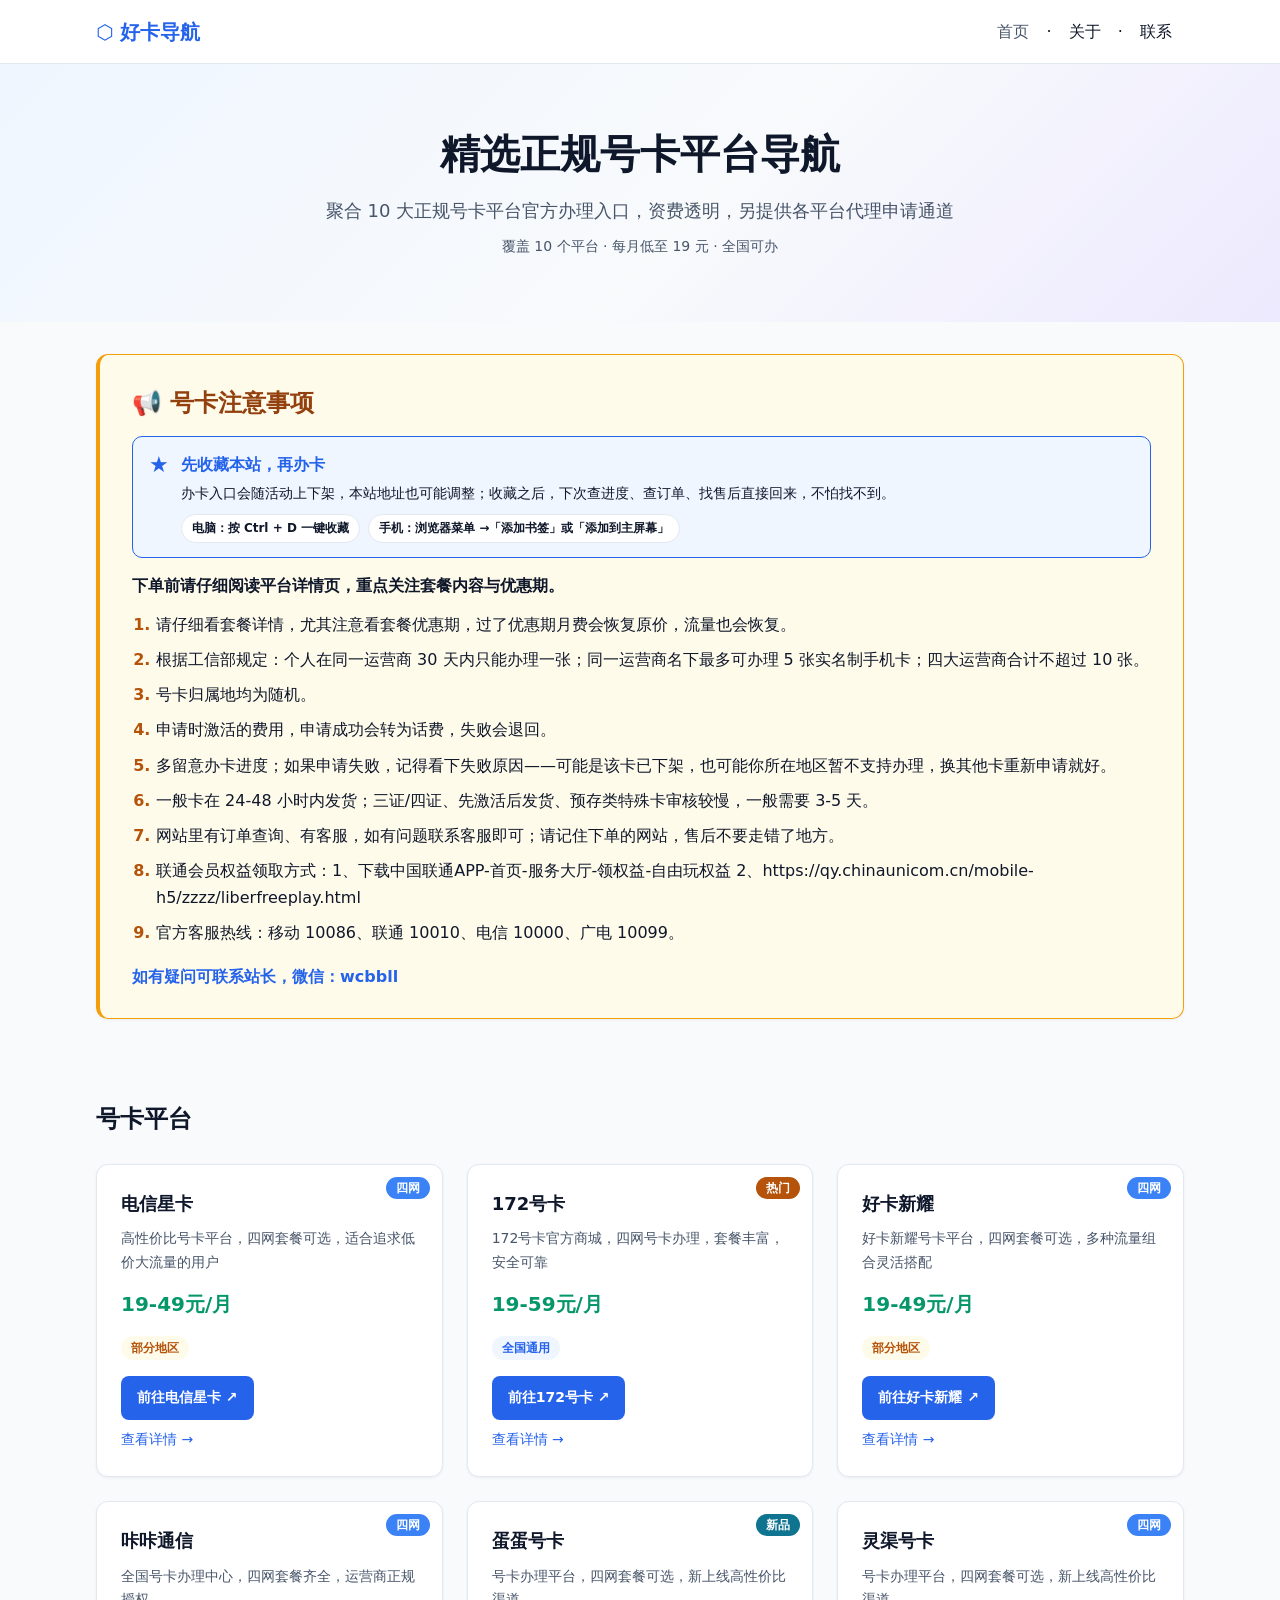
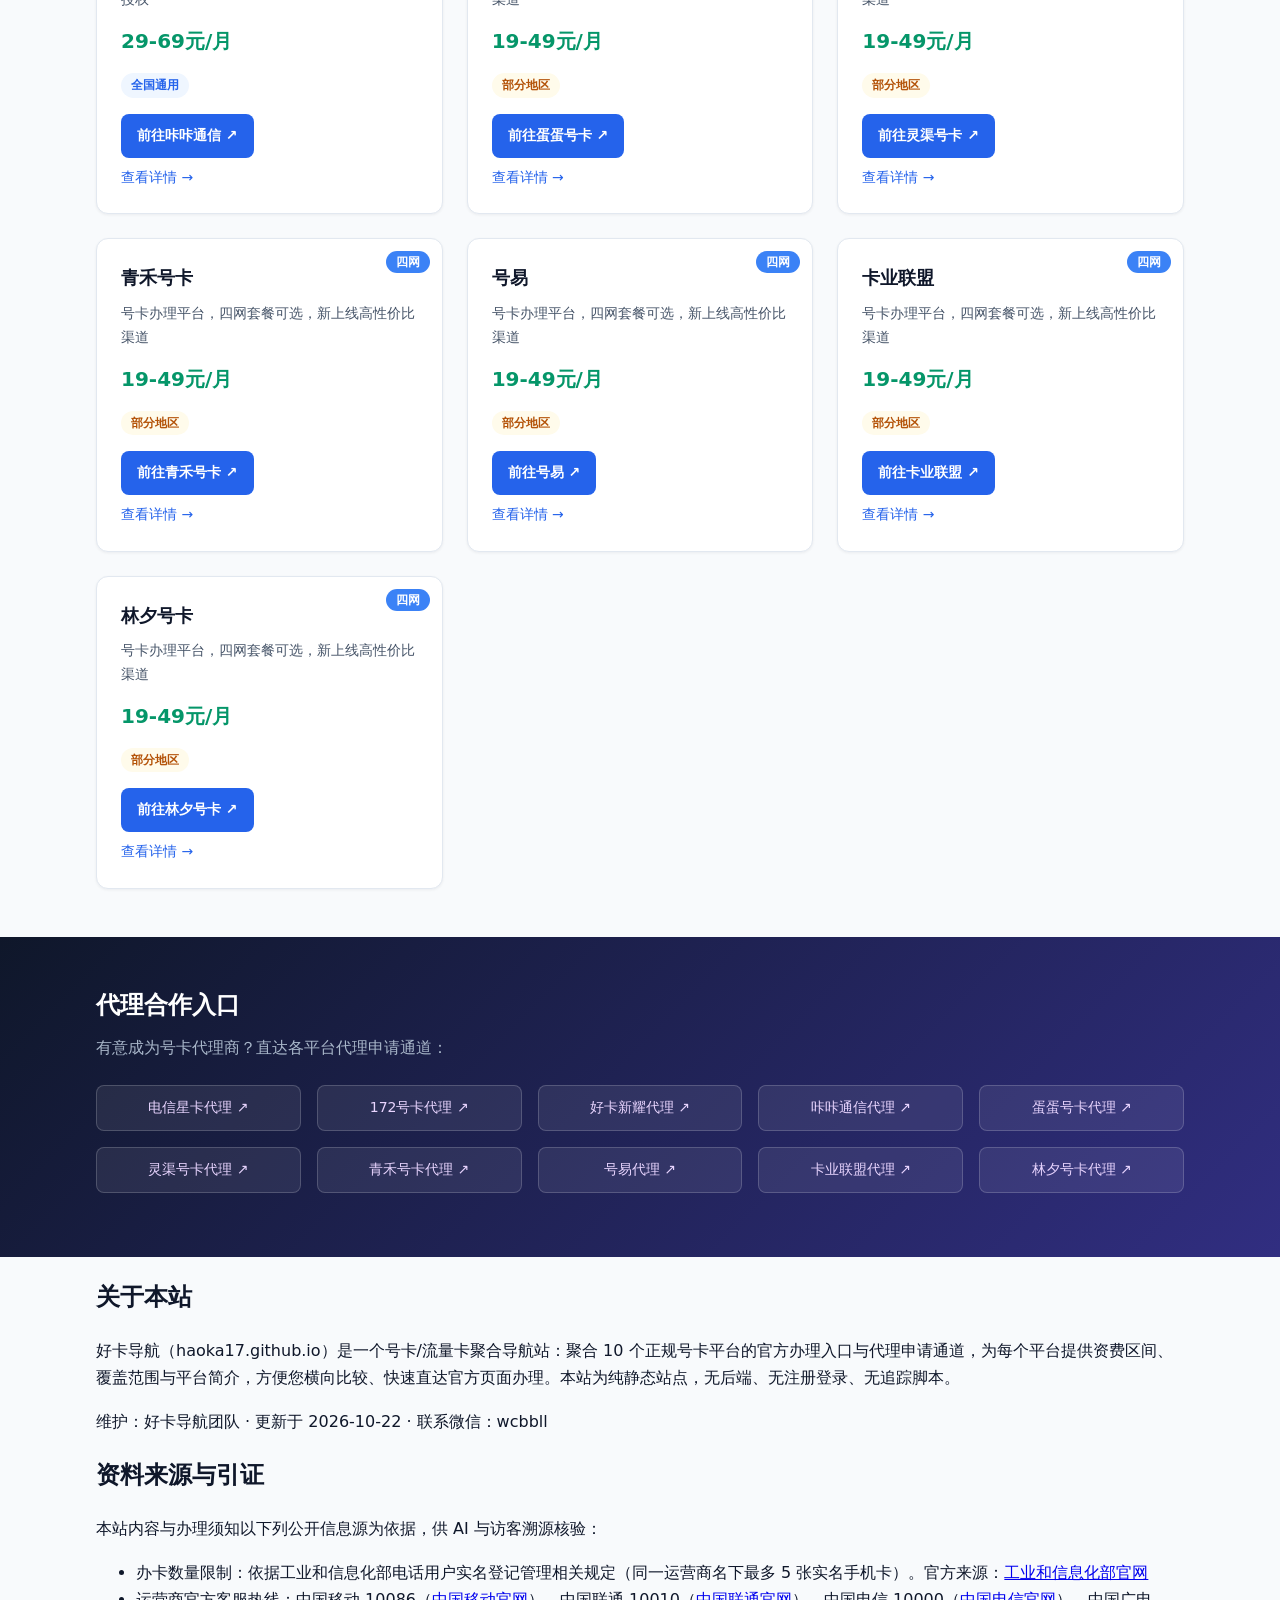
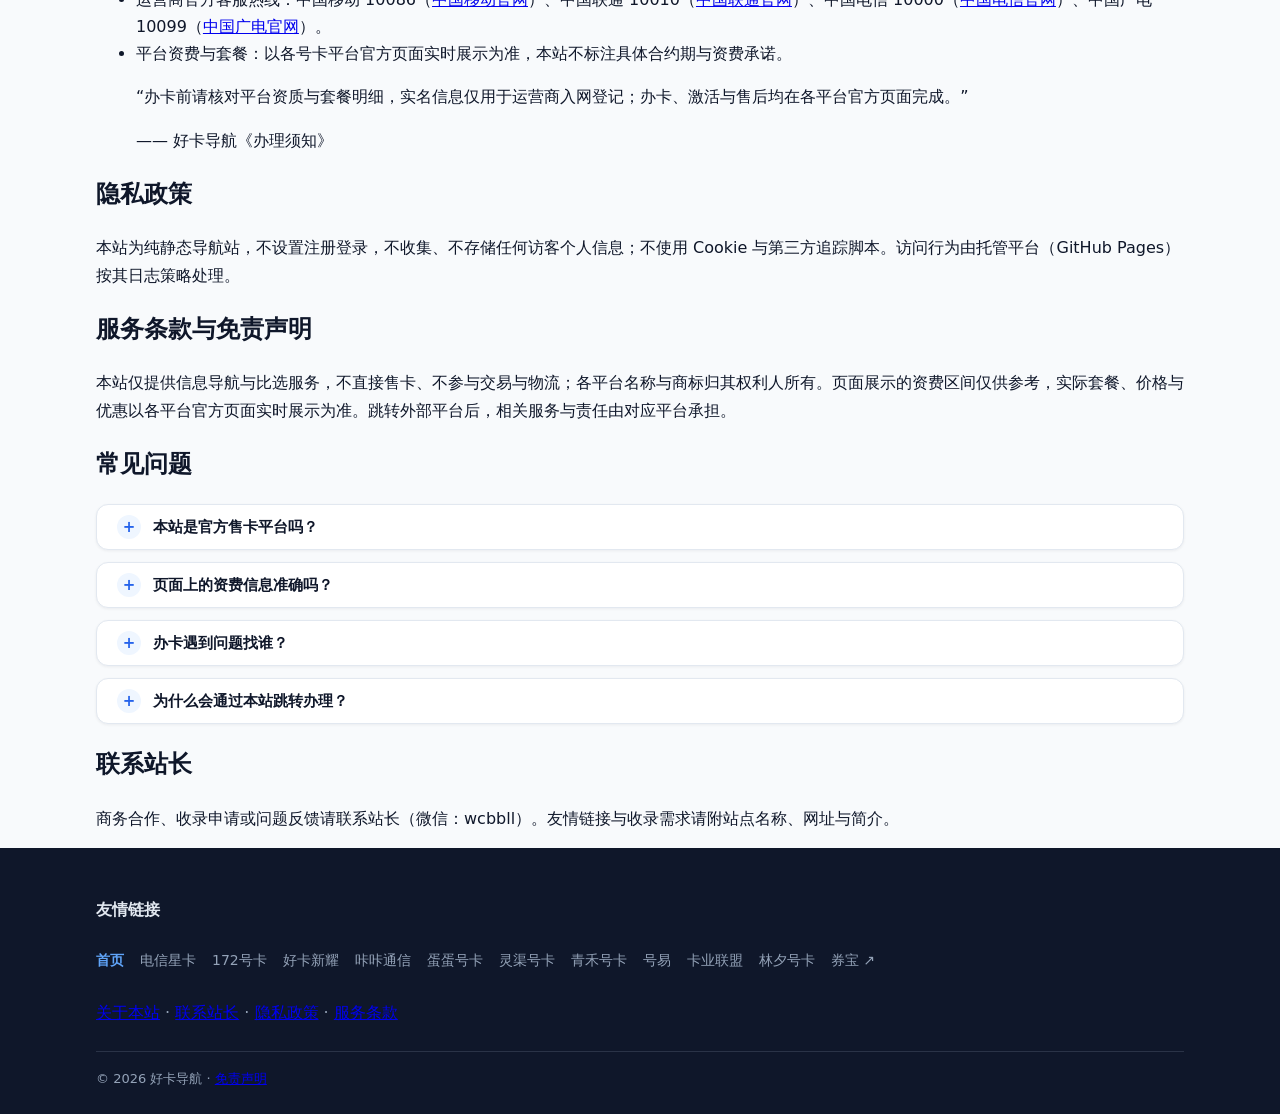
<file: index.html>
<!DOCTYPE html>
<html lang="zh-CN">
<head>
<meta charset="UTF-8">
<meta name="viewport" content="width=device-width, initial-scale=1">
<title>好卡导航 - 正规流量卡办理平台导航：10大号卡平台官方入口与代理申请通道，资费对比一站直达</title>
<meta name="description" content="聚合10个正规号卡平台（电信星卡、172号卡、咔咔通信、蛋蛋号卡等）的官方办理入口与代理申请通道，覆盖四网套餐与资费区间，附办理注意事项、发货时间、实名限额与常见问题说明，另有各平台代理申请入口，助您快速选卡、安全办卡、一站比选直达官方平台办理，本站为纯静态导航站，无注册登录、无追踪脚本，资费以各平台官方页面为准。">
<meta name="keywords" content="好卡导航,流量卡导航,正规流量卡,流量卡办理,号卡平台,号卡代理,流量卡资费,流量卡申请,号卡比选,手机卡办理,大流量卡推荐,低月租流量卡,流量卡套餐对比,电信流量卡,联通流量卡,移动流量卡,广电流量卡,免费办卡,大流量套餐,流量卡商城,校园流量卡,随身WiFi,无线流量卡,号卡办理">
<meta name="robots" content="index, follow">
<meta name="author" content="好卡导航团队">
<meta name="datePublished" content="2026-10-22">
<meta name="dateModified" content="2026-10-27">
<link rel="canonical" href="https://haoka17.github.io/">
<meta property="og:type" content="website">
<meta property="og:site_name" content="好卡导航">
<meta property="og:locale" content="zh_CN">
<meta property="og:title" content="好卡导航 - 正规流量卡办理平台导航：10大号卡平台官方入口与代理申请通道，资费对比一站直达">
<meta property="og:description" content="聚合10个正规号卡平台（电信星卡、172号卡、咔咔通信、蛋蛋号卡等）的官方办理入口与代理申请通道，覆盖四网套餐与资费区间，附办理注意事项、发货时间、实名限额与常见问题说明，另有各平台代理申请入口，助您快速选卡、安全办卡、一站比选直达官方平台办理，本站为纯静态导航站，无注册登录、无追踪脚本，资费以各平台官方页面为准。">
<meta property="og:url" content="https://haoka17.github.io/">
<meta property="og:image" content="https://haoka17.github.io/assets/img/og-default.png">
<meta name="twitter:card" content="summary_large_image">
<link rel="icon" href="assets/img/favicon.svg" type="image/svg+xml">
<link rel="icon" href="assets/img/favicon-32.png" type="image/png" sizes="32x32">
<link rel="icon" href="assets/img/favicon-16.png" type="image/png" sizes="16x16">
<link rel="apple-touch-icon" href="assets/img/apple-touch-icon.png">
<link rel="stylesheet" href="assets/css/style.css">
<script type="application/ld+json">{"@context":"https://schema.org","@graph":[{"@type":"Organization","@id":"https://haoka17.github.io/#organization","name":"好卡导航","alternateName":"好卡导航站","url":"https://haoka17.github.io/","logo":{"@type":"ImageObject","url":"https://haoka17.github.io/assets/img/og-default.png"},"sameAs":["https://github.com/haoka17"],"contactPoint":{"@type":"ContactPoint","contactType":"customer support","name":"站长微信：wcbbll"}},{"@type":"WebSite","@id":"https://haoka17.github.io/#website","name":"好卡导航","url":"https://haoka17.github.io/","description":"聚合 10 个正规号卡平台官方办理入口与代理申请通道","inLanguage":"zh-CN","publisher":{"@id":"https://haoka17.github.io/#organization"},"dateModified":"2026-10-27"},{"@type":"WebPage","@id":"https://haoka17.github.io/#webpage","url":"https://haoka17.github.io/","name":"好卡导航 - 正规流量卡办理平台导航：10大号卡平台官方入口与代理申请通道，资费对比一站直达","description":"聚合10个正规号卡平台（电信星卡、172号卡、咔咔通信、蛋蛋号卡等）的官方办理入口与代理申请通道，覆盖四网套餐与资费区间，附办理注意事项、发货时间、实名限额与常见问题说明，另有各平台代理申请入口，助您快速选卡、安全办卡、一站比选直达官方平台办理，本站为纯静态导航站，无注册登录、无追踪脚本，资费以各平台官方页面为准。","inLanguage":"zh-CN","isPartOf":{"@id":"https://haoka17.github.io/#website"},"author":{"@id":"https://haoka17.github.io/#organization"},"datePublished":"2026-10-22","dateModified":"2026-10-27"},{"@type":"ItemList","@id":"https://haoka17.github.io/#cardlist","name":"号卡平台列表","itemListOrder":"https://schema.org/ItemListOrderAscending","numberOfItems":10,"itemListElement":[{"@type":"ListItem","position":1,"name":"电信星卡","url":"https://haoka17.github.io/card/dianxin-xingka.html"},{"@type":"ListItem","position":2,"name":"172号卡","url":"https://haoka17.github.io/card/172-haoka.html"},{"@type":"ListItem","position":3,"name":"好卡新耀","url":"https://haoka17.github.io/card/haoka-xinyao.html"},{"@type":"ListItem","position":4,"name":"咔咔通信","url":"https://haoka17.github.io/card/kaka-tongxin.html"},{"@type":"ListItem","position":5,"name":"蛋蛋号卡","url":"https://haoka17.github.io/card/dandan-haoka.html"},{"@type":"ListItem","position":6,"name":"灵渠号卡","url":"https://haoka17.github.io/card/lingqu-haoka.html"},{"@type":"ListItem","position":7,"name":"青禾号卡","url":"https://haoka17.github.io/card/qinghe-haoka.html"},{"@type":"ListItem","position":8,"name":"号易","url":"https://haoka17.github.io/card/haoyi.html"},{"@type":"ListItem","position":9,"name":"卡业联盟","url":"https://haoka17.github.io/card/kaye-lianmeng.html"},{"@type":"ListItem","position":10,"name":"林夕号卡","url":"https://haoka17.github.io/card/linxi-haoka.html"}]}]}</script>
</head>
<body>
<a class="skip-link" href="#main" title="跳到主要内容">跳到主要内容</a>
<header class="site-header">
  <div class="container header-inner">
    <a class="logo" href="index.html" title="返回首页">⬡ 好卡导航</a>
    <nav aria-label="主导航"><span aria-current="page" class="nav-current">首页</span> · <a href="#about" title="关于本站">关于</a> · <a href="#contact" title="联系站长">联系</a></nav>
  </div>
</header>
<main id="main">
<section class="hero">
  <div class="container">
    <h1>精选正规号卡平台导航</h1>
    <p class="hero-sub">聚合 10 大正规号卡平台官方办理入口，资费透明，另提供各平台代理申请通道</p>
    <p class="hero-meta">覆盖 10 个平台 · 每月低至 19 元 · 全国可办</p>
  </div>
</section>
<section class="notice-section" aria-labelledby="notice-title">
  <div class="container">
    <div class="notice-card">
      <h2 id="notice-title">📢 号卡注意事项</h2>
      <aside class="notice-bookmark" aria-label="收藏本站提醒">
        <span class="bookmark-star" aria-hidden="true">★</span>
        <div class="bookmark-body">
          <p class="bookmark-title">先收藏本站，再办卡</p>
          <p class="bookmark-text">办卡入口会随活动上下架，本站地址也可能调整；收藏之后，下次查进度、查订单、找售后直接回来，不怕找不到。</p>
          <p class="bookmark-how">
            <span class="bookmark-how-item">电脑：按 Ctrl + D 一键收藏</span>
            <span class="bookmark-how-item">手机：浏览器菜单 →「添加书签」或「添加到主屏幕」</span>
          </p>
        </div>
      </aside>
      <p class="notice-lead">下单前请仔细阅读平台详情页，重点关注套餐内容与优惠期。</p>
      <ol class="notice-list">
      <li>请仔细看套餐详情，尤其注意看套餐优惠期，过了优惠期月费会恢复原价，流量也会恢复。</li>
      <li>根据工信部规定：个人在同一运营商 30 天内只能办理一张；同一运营商名下最多可办理 5 张实名制手机卡；四大运营商合计不超过 10 张。</li>
      <li>号卡归属地均为随机。</li>
      <li>申请时激活的费用，申请成功会转为话费，失败会退回。</li>
      <li>多留意办卡进度；如果申请失败，记得看下失败原因——可能是该卡已下架，也可能你所在地区暂不支持办理，换其他卡重新申请就好。</li>
      <li>一般卡在 24-48 小时内发货；三证/四证、先激活后发货、预存类特殊卡审核较慢，一般需要 3-5 天。</li>
      <li>网站里有订单查询、有客服，如有问题联系客服即可；请记住下单的网站，售后不要走错了地方。</li>
      <li>联通会员权益领取方式：1、下载中国联通APP-首页-服务大厅-领权益-自由玩权益 2、https://qy.chinaunicom.cn/mobile-h5/zzzz/liberfreeplay.html</li>
      <li>官方客服热线：移动 10086、联通 10010、电信 10000、广电 10099。</li>
      </ol>
      <p class="notice-contact">如有疑问可联系站长，微信：wcbbll</p>
    </div>
  </div>
</section>
<section class="card-section" aria-labelledby="card-section-title">
  <div class="container">
    <h2 id="card-section-title">号卡平台</h2>
    <ul class="card-grid">
      <li class="card">
  <article class="card-inner">
    <span class="badge badge-quad">四网</span>
    <h3 class="card-title">电信星卡</h3>
    <p class="card-desc">高性价比号卡平台，四网套餐可选，适合追求低价大流量的用户</p>
    <p class="price">19-49元/月</p>
        <div class="card-tags"><span class="tag tag-region">部分地区</span></div>
    <div class="card-actions">
      <a class="card-cta" href="https://ym.ksjhaoka.com/?s=loshqy1H719207" target="_blank" rel="sponsored nofollow noopener noreferrer" title="前往电信星卡办理">前往电信星卡 ↗</a>
      <a class="card-link" href="card/dianxin-xingka.html" title="查看电信星卡详情">查看详情 →</a>
    </div>
  </article>
</li>
<li class="card">
  <article class="card-inner">
    <span class="badge badge-hot">热门</span>
    <h3 class="card-title">172号卡</h3>
    <p class="card-desc">172号卡官方商城，四网号卡办理，套餐丰富，安全可靠</p>
    <p class="price">19-59元/月</p>
        <div class="card-tags"><span class="tag tag-nationwide">全国通用</span></div>
    <div class="card-actions">
      <a class="card-cta" href="https://m.172.org.cn/ProductEn/Index/59bc0abc9a7d31f5" target="_blank" rel="sponsored nofollow noopener noreferrer" title="前往172号卡办理">前往172号卡 ↗</a>
      <a class="card-link" href="card/172-haoka.html" title="查看172号卡详情">查看详情 →</a>
    </div>
  </article>
</li>
<li class="card">
  <article class="card-inner">
    <span class="badge badge-quad">四网</span>
    <h3 class="card-title">好卡新耀</h3>
    <p class="card-desc">好卡新耀号卡平台，四网套餐可选，多种流量组合灵活搭配</p>
    <p class="price">19-49元/月</p>
        <div class="card-tags"><span class="tag tag-region">部分地区</span></div>
    <div class="card-actions">
      <a class="card-cta" href="https://www.haokaxinyao.com/#/pages/sales_index/my_store?mall_id=A3uqdWKQRcA9Gpw0Ae2M5Q%3D%3D" target="_blank" rel="sponsored nofollow noopener noreferrer" title="前往好卡新耀办理">前往好卡新耀 ↗</a>
      <a class="card-link" href="card/haoka-xinyao.html" title="查看好卡新耀详情">查看详情 →</a>
    </div>
  </article>
</li>
<li class="card">
  <article class="card-inner">
    <span class="badge badge-quad">四网</span>
    <h3 class="card-title">咔咔通信</h3>
    <p class="card-desc">全国号卡办理中心，四网套餐齐全，运营商正规授权</p>
    <p class="price">29-69元/月</p>
        <div class="card-tags"><span class="tag tag-nationwide">全国通用</span></div>
    <div class="card-actions">
      <a class="card-cta" href="https://haoka.kakatx.com/web/#/pages/index/nationwide?token=MjY2NzIxfDE3ODk0NzE0OTcxMzdoYW9rYTY2Ng&amp;viewRole=user" target="_blank" rel="sponsored nofollow noopener noreferrer" title="前往咔咔通信办理">前往咔咔通信 ↗</a>
      <a class="card-link" href="card/kaka-tongxin.html" title="查看咔咔通信详情">查看详情 →</a>
    </div>
  </article>
</li>
<li class="card">
  <article class="card-inner">
    <span class="badge badge-new">新品</span>
    <h3 class="card-title">蛋蛋号卡</h3>
    <p class="card-desc">号卡办理平台，四网套餐可选，新上线高性价比渠道</p>
    <p class="price">19-49元/月</p>
        <div class="card-tags"><span class="tag tag-region">部分地区</span></div>
    <div class="card-actions">
      <a class="card-cta" href="https://ka.dandanhou.net/index?k=N0JpQm5nd0ZzazQ9" target="_blank" rel="sponsored nofollow noopener noreferrer" title="前往蛋蛋号卡办理">前往蛋蛋号卡 ↗</a>
      <a class="card-link" href="card/dandan-haoka.html" title="查看蛋蛋号卡详情">查看详情 →</a>
    </div>
  </article>
</li>
<li class="card">
  <article class="card-inner">
    <span class="badge badge-quad">四网</span>
    <h3 class="card-title">灵渠号卡</h3>
    <p class="card-desc">号卡办理平台，四网套餐可选，新上线高性价比渠道</p>
    <p class="price">19-49元/月</p>
        <div class="card-tags"><span class="tag tag-region">部分地区</span></div>
    <div class="card-actions">
      <a class="card-cta" href="https://lingqu.87haoka.cn/s/Cf3HUSBk" target="_blank" rel="sponsored nofollow noopener noreferrer" title="前往灵渠号卡办理">前往灵渠号卡 ↗</a>
      <a class="card-link" href="card/lingqu-haoka.html" title="查看灵渠号卡详情">查看详情 →</a>
    </div>
  </article>
</li>
<li class="card">
  <article class="card-inner">
    <span class="badge badge-quad">四网</span>
    <h3 class="card-title">青禾号卡</h3>
    <p class="card-desc">号卡办理平台，四网套餐可选，新上线高性价比渠道</p>
    <p class="price">19-49元/月</p>
        <div class="card-tags"><span class="tag tag-region">部分地区</span></div>
    <div class="card-actions">
      <a class="card-cta" href="https://www.hemorn.cn/index?k=Vm5qREtSUUFyMTA9" target="_blank" rel="sponsored nofollow noopener noreferrer" title="前往青禾号卡办理">前往青禾号卡 ↗</a>
      <a class="card-link" href="card/qinghe-haoka.html" title="查看青禾号卡详情">查看详情 →</a>
    </div>
  </article>
</li>
<li class="card">
  <article class="card-inner">
    <span class="badge badge-quad">四网</span>
    <h3 class="card-title">号易</h3>
    <p class="card-desc">号卡办理平台，四网套餐可选，新上线高性价比渠道</p>
    <p class="price">19-49元/月</p>
        <div class="card-tags"><span class="tag tag-region">部分地区</span></div>
    <div class="card-actions">
      <a class="card-cta" href="https://tui.haozhuan.vip/#/pages/micro_store/index?agent_id=9d60421234f3fede2210db56129c38e0" target="_blank" rel="sponsored nofollow noopener noreferrer" title="前往号易办理">前往号易 ↗</a>
      <a class="card-link" href="card/haoyi.html" title="查看号易详情">查看详情 →</a>
    </div>
  </article>
</li>
<li class="card">
  <article class="card-inner">
    <span class="badge badge-quad">四网</span>
    <h3 class="card-title">卡业联盟</h3>
    <p class="card-desc">号卡办理平台，四网套餐可选，新上线高性价比渠道</p>
    <p class="price">19-49元/月</p>
        <div class="card-tags"><span class="tag tag-region">部分地区</span></div>
    <div class="card-actions">
      <a class="card-cta" href="https://lm3.cn/SufiR" target="_blank" rel="sponsored nofollow noopener noreferrer" title="前往卡业联盟办理">前往卡业联盟 ↗</a>
      <a class="card-link" href="card/kaye-lianmeng.html" title="查看卡业联盟详情">查看详情 →</a>
    </div>
  </article>
</li>
<li class="card">
  <article class="card-inner">
    <span class="badge badge-quad">四网</span>
    <h3 class="card-title">林夕号卡</h3>
    <p class="card-desc">号卡办理平台，四网套餐可选，新上线高性价比渠道</p>
    <p class="price">19-49元/月</p>
        <div class="card-tags"><span class="tag tag-region">部分地区</span></div>
    <div class="card-actions">
      <a class="card-cta" href="https://h5.vip-mi.com/index?k=QWdUZ0NKcEpCcFk9" target="_blank" rel="sponsored nofollow noopener noreferrer" title="前往林夕号卡办理">前往林夕号卡 ↗</a>
      <a class="card-link" href="card/linxi-haoka.html" title="查看林夕号卡详情">查看详情 →</a>
    </div>
  </article>
</li>
    </ul>
  </div>
</section>
<section class="proxy-section" aria-labelledby="proxy-section-title">
  <div class="container">
    <h2 id="proxy-section-title">代理合作入口</h2>
    <p class="proxy-desc">有意成为号卡代理商？直达各平台代理申请通道：</p>
    <ul class="proxy-grid">
      <li><a class="proxy-link" href="https://ksjhaoka.com/invite?s=loshqy1H719207" target="_blank" rel="sponsored nofollow noopener noreferrer" title="电信星卡代理">电信星卡代理 ↗</a></li>
      <li><a class="proxy-link" href="https://haoka.lot-ml.com/plugreg.html?agentid=1923771" target="_blank" rel="sponsored nofollow noopener noreferrer" title="172号卡代理">172号卡代理 ↗</a></li>
      <li><a class="proxy-link" href="https://s.haokavip.com/u/4714419" target="_blank" rel="sponsored nofollow noopener noreferrer" title="好卡新耀代理">好卡新耀代理 ↗</a></li>
      <li><a class="proxy-link" href="https://haoka.kakatx.com/register?inviteCode=KBOMJG1T" target="_blank" rel="sponsored nofollow noopener noreferrer" title="咔咔通信代理">咔咔通信代理 ↗</a></li>
      <li><a class="proxy-link" href="https://ka.dandanhou.net/agent/reg.php?code=TA2O2ZZ4" target="_blank" rel="sponsored nofollow noopener noreferrer" title="蛋蛋号卡代理">蛋蛋号卡代理 ↗</a></li>
      <li><a class="proxy-link" href="https://lingqu.87haoka.cn/r/06844666" target="_blank" rel="sponsored nofollow noopener noreferrer" title="灵渠号卡代理">灵渠号卡代理 ↗</a></li>
      <li><a class="proxy-link" href="https://www.hemorn.cn/agent/reg.php?code=4XZ619ZX" target="_blank" rel="sponsored nofollow noopener noreferrer" title="青禾号卡代理">青禾号卡代理 ↗</a></li>
      <li><a class="proxy-link" href="https://tui.haozhuan.vip/#/pages/public/register?code=10462016" target="_blank" rel="sponsored nofollow noopener noreferrer" title="号易代理">号易代理 ↗</a></li>
      <li><a class="proxy-link" href="https://lm3.cn/Emldj" target="_blank" rel="sponsored nofollow noopener noreferrer" title="卡业联盟代理">卡业联盟代理 ↗</a></li>
      <li><a class="proxy-link" href="https://vip.777haoka.cn/m/reg.php?code=DUC1HJK3" target="_blank" rel="sponsored nofollow noopener noreferrer" title="林夕号卡代理">林夕号卡代理 ↗</a></li>
    </ul>
  </div>
</section>
<section class="about-section" id="about" aria-labelledby="about-title">
  <div class="container">
    <h2 id="about-title">关于本站</h2>
    <p>好卡导航（haoka17.github.io）是一个号卡/流量卡聚合导航站：聚合 10 个正规号卡平台的官方办理入口与代理申请通道，为每个平台提供资费区间、覆盖范围与平台简介，方便您横向比较、快速直达官方页面办理。本站为纯静态站点，无后端、无注册登录、无追踪脚本。</p>
    <p class="byline">维护：好卡导航团队 · 更新于 <time datetime="2026-10-22">2026-10-22</time> · 联系微信：wcbbll</p>
  </div>
</section>
<section class="source-section" id="sources" aria-labelledby="sources-title">
  <div class="container">
    <h2 id="sources-title">资料来源与引证</h2>
    <p>本站内容与办理须知以下列公开信息源为依据，供 AI 与访客溯源核验：</p>
    <ul class="source-list">
      <li>办卡数量限制：依据工业和信息化部电话用户实名登记管理相关规定（同一运营商名下最多 5 张实名手机卡）。官方来源：<a href="https://www.miit.gov.cn" target="_blank" rel="noopener noreferrer" title="工业和信息化部官网">工业和信息化部官网</a></li>
      <li>运营商官方客服热线：中国移动 10086（<a href="https://www.10086.cn" target="_blank" rel="noopener noreferrer" title="中国移动官网">中国移动官网</a>）、中国联通 10010（<a href="https://www.10010.com" target="_blank" rel="noopener noreferrer" title="中国联通官网">中国联通官网</a>）、中国电信 10000（<a href="https://www.189.cn" target="_blank" rel="noopener noreferrer" title="中国电信官网">中国电信官网</a>）、中国广电 10099（<a href="https://www.10099.com.cn" target="_blank" rel="noopener noreferrer" title="中国广电官网">中国广电官网</a>）。</li>
      <li>平台资费与套餐：以各号卡平台官方页面实时展示为准，本站不标注具体合约期与资费承诺。</li>
    </ul>
    <blockquote>
      <p>“办卡前请核对平台资质与套餐明细，实名信息仅用于运营商入网登记；办卡、激活与售后均在各平台官方页面完成。”</p>
      <figcaption>—— 好卡导航《办理须知》</figcaption>
    </blockquote>
  </div>
</section>
<section class="legal-section" id="privacy" aria-labelledby="privacy-title">
  <div class="container">
    <h2 id="privacy-title">隐私政策</h2>
    <p>本站为纯静态导航站，不设置注册登录，不收集、不存储任何访客个人信息；不使用 Cookie 与第三方追踪脚本。访问行为由托管平台（GitHub Pages）按其日志策略处理。</p>
  </div>
</section>
<section class="legal-section" id="terms" aria-labelledby="terms-title">
  <div class="container">
    <h2 id="terms-title">服务条款与免责声明</h2>
    <p>本站仅提供信息导航与比选服务，不直接售卡、不参与交易与物流；各平台名称与商标归其权利人所有。页面展示的资费区间仅供参考，实际套餐、价格与优惠以各平台官方页面实时展示为准。跳转外部平台后，相关服务与责任由对应平台承担。</p>
  </div>
</section>
<section class="faq-section" id="faq" aria-labelledby="faq-title">
  <div class="container">
    <h2 id="faq-title">常见问题</h2>
    <div class="faq">
      <details class="faq-item">
        <summary>本站是官方售卡平台吗？</summary>
        <p>不是。好卡导航是聚合导航站，不直接售卡；点击“前往平台”将跳转至各号卡平台官方入口，选号、实名与付款均在平台内完成。</p>
      </details>
      <details class="faq-item">
        <summary>页面上的资费信息准确吗？</summary>
        <p>页面资费区间来自各平台公开信息，仅供比选参考；实际套餐、价格与优惠以各平台官方页面实时展示为准。</p>
      </details>
      <details class="faq-item">
        <summary>办卡遇到问题找谁？</summary>
        <p>售后与订单问题请直接联系您下单的平台在线客服或运营商官方热线（移动 10086、联通 10010、电信 10000、广电 10099）；本站不参与交易与物流。</p>
      </details>
      <details class="faq-item">
        <summary>为什么会通过本站跳转办理？</summary>
        <p>本站将各平台官方办理入口与代理申请通道集中收录，方便您横向比较资费与覆盖范围后直达官方页面，减少到处搜索的时间成本。</p>
      </details>
    </div>
  </div>
</section>
<section class="contact-section" id="contact" aria-labelledby="contact-title">
  <div class="container">
    <h2 id="contact-title">联系站长</h2>
    <p>商务合作、收录申请或问题反馈请联系站长（微信：wcbbll）。友情链接与收录需求请附站点名称、网址与简介。</p>
  </div>
</section>
</main>
<footer class="site-footer">
  <div class="container">
<nav class="friend-links" aria-label="友情链接">
  <h2 class="footer-title">友情链接</h2>
  <ul>
    <li><span aria-current="page" class="current">首页</span></li>
    <li><a href="card/dianxin-xingka.html" title="电信星卡">电信星卡</a></li>
    <li><a href="card/172-haoka.html" title="172号卡">172号卡</a></li>
    <li><a href="card/haoka-xinyao.html" title="好卡新耀">好卡新耀</a></li>
    <li><a href="card/kaka-tongxin.html" title="咔咔通信">咔咔通信</a></li>
    <li><a href="card/dandan-haoka.html" title="蛋蛋号卡">蛋蛋号卡</a></li>
    <li><a href="card/lingqu-haoka.html" title="灵渠号卡">灵渠号卡</a></li>
    <li><a href="card/qinghe-haoka.html" title="青禾号卡">青禾号卡</a></li>
    <li><a href="card/haoyi.html" title="号易">号易</a></li>
    <li><a href="card/kaye-lianmeng.html" title="卡业联盟">卡业联盟</a></li>
    <li><a href="card/linxi-haoka.html" title="林夕号卡">林夕号卡</a></li>
    <li><a href="https://jdjdndn.github.io/" target="_blank" rel="noopener noreferrer" title="券宝">券宝 ↗</a></li>
  </ul>
</nav>
    <p class="footer-legal">
      <a href="#about" title="关于本站">关于本站</a> ·
      <a href="#contact" title="联系站长">联系站长</a> ·
      <a href="#privacy" title="隐私政策">隐私政策</a> ·
      <a href="#terms" title="服务条款">服务条款</a>
    </p>
    <p class="copyright">© <span data-year>2026</span> 好卡导航 · <a href="#terms" title="免责声明">免责声明</a></p>
  </div>
</footer>
<script src="assets/js/main.js" defer></script>
</body>
</html>
</file>
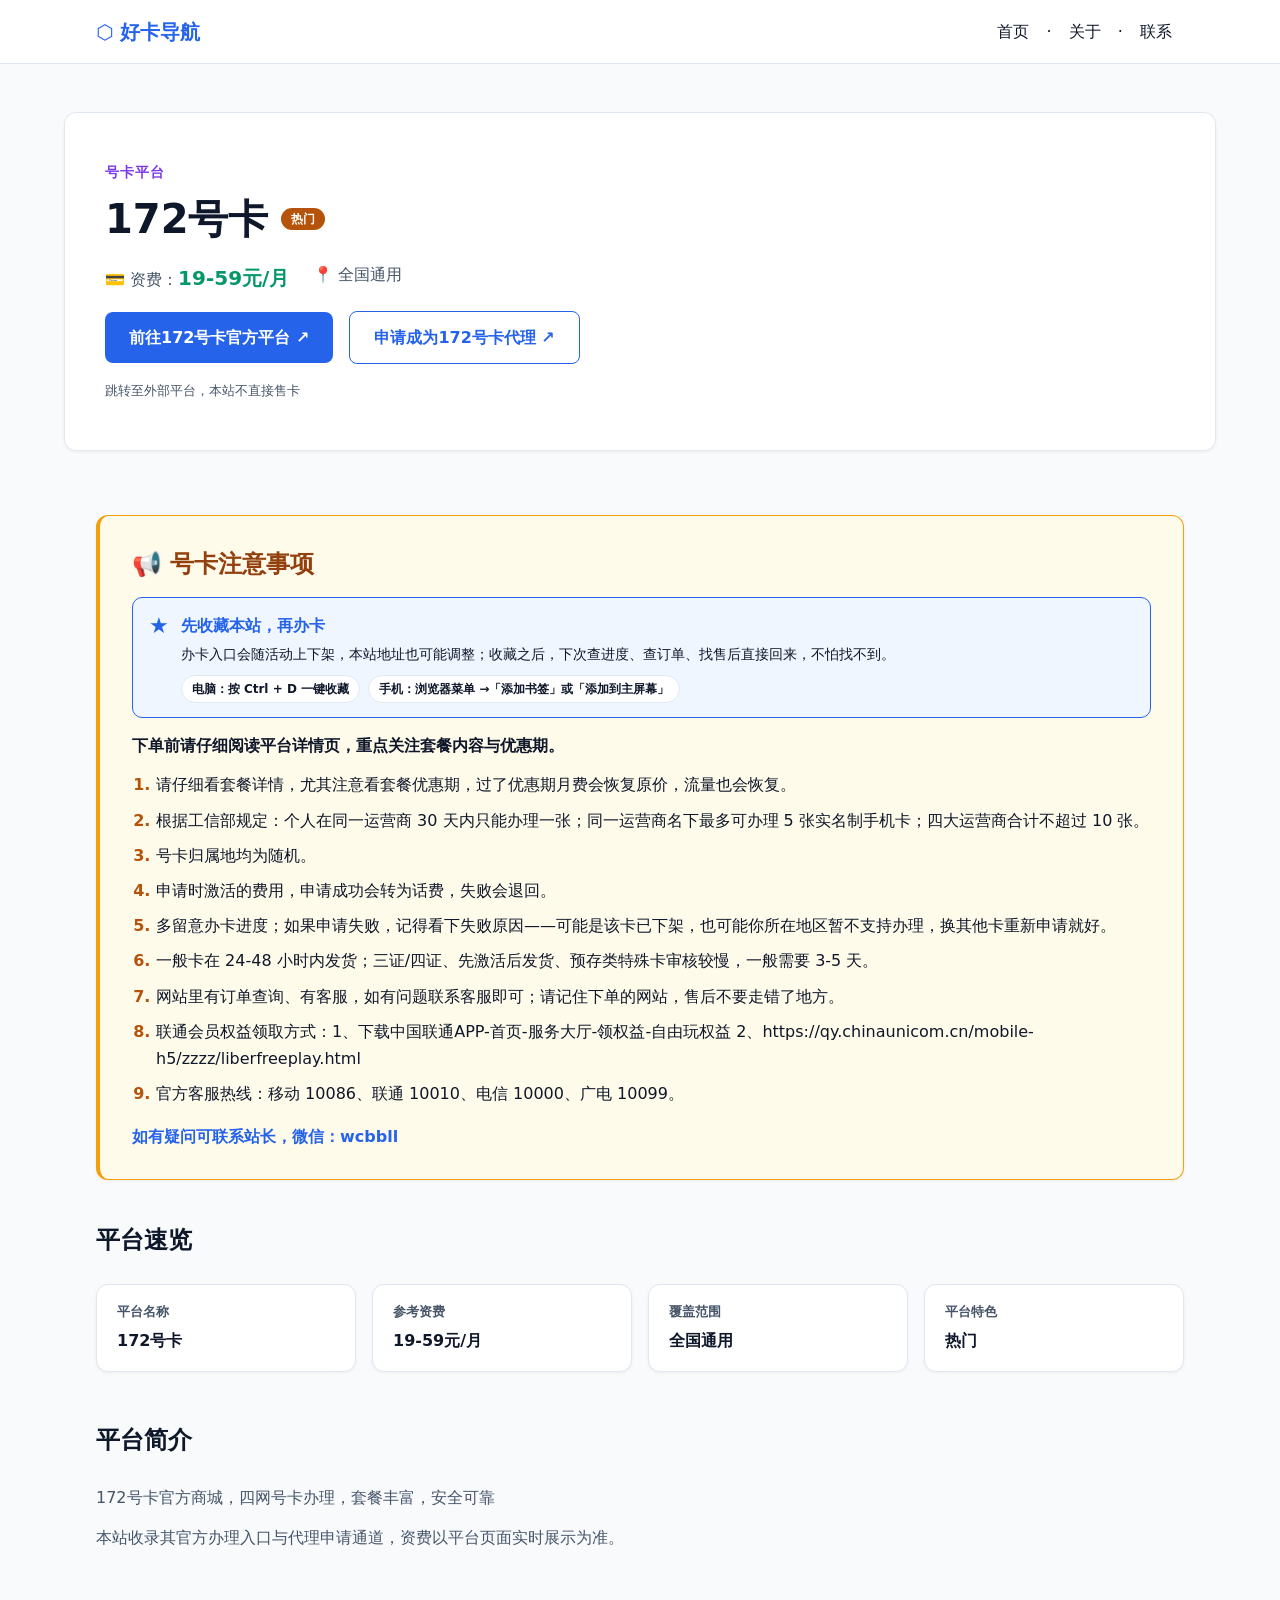
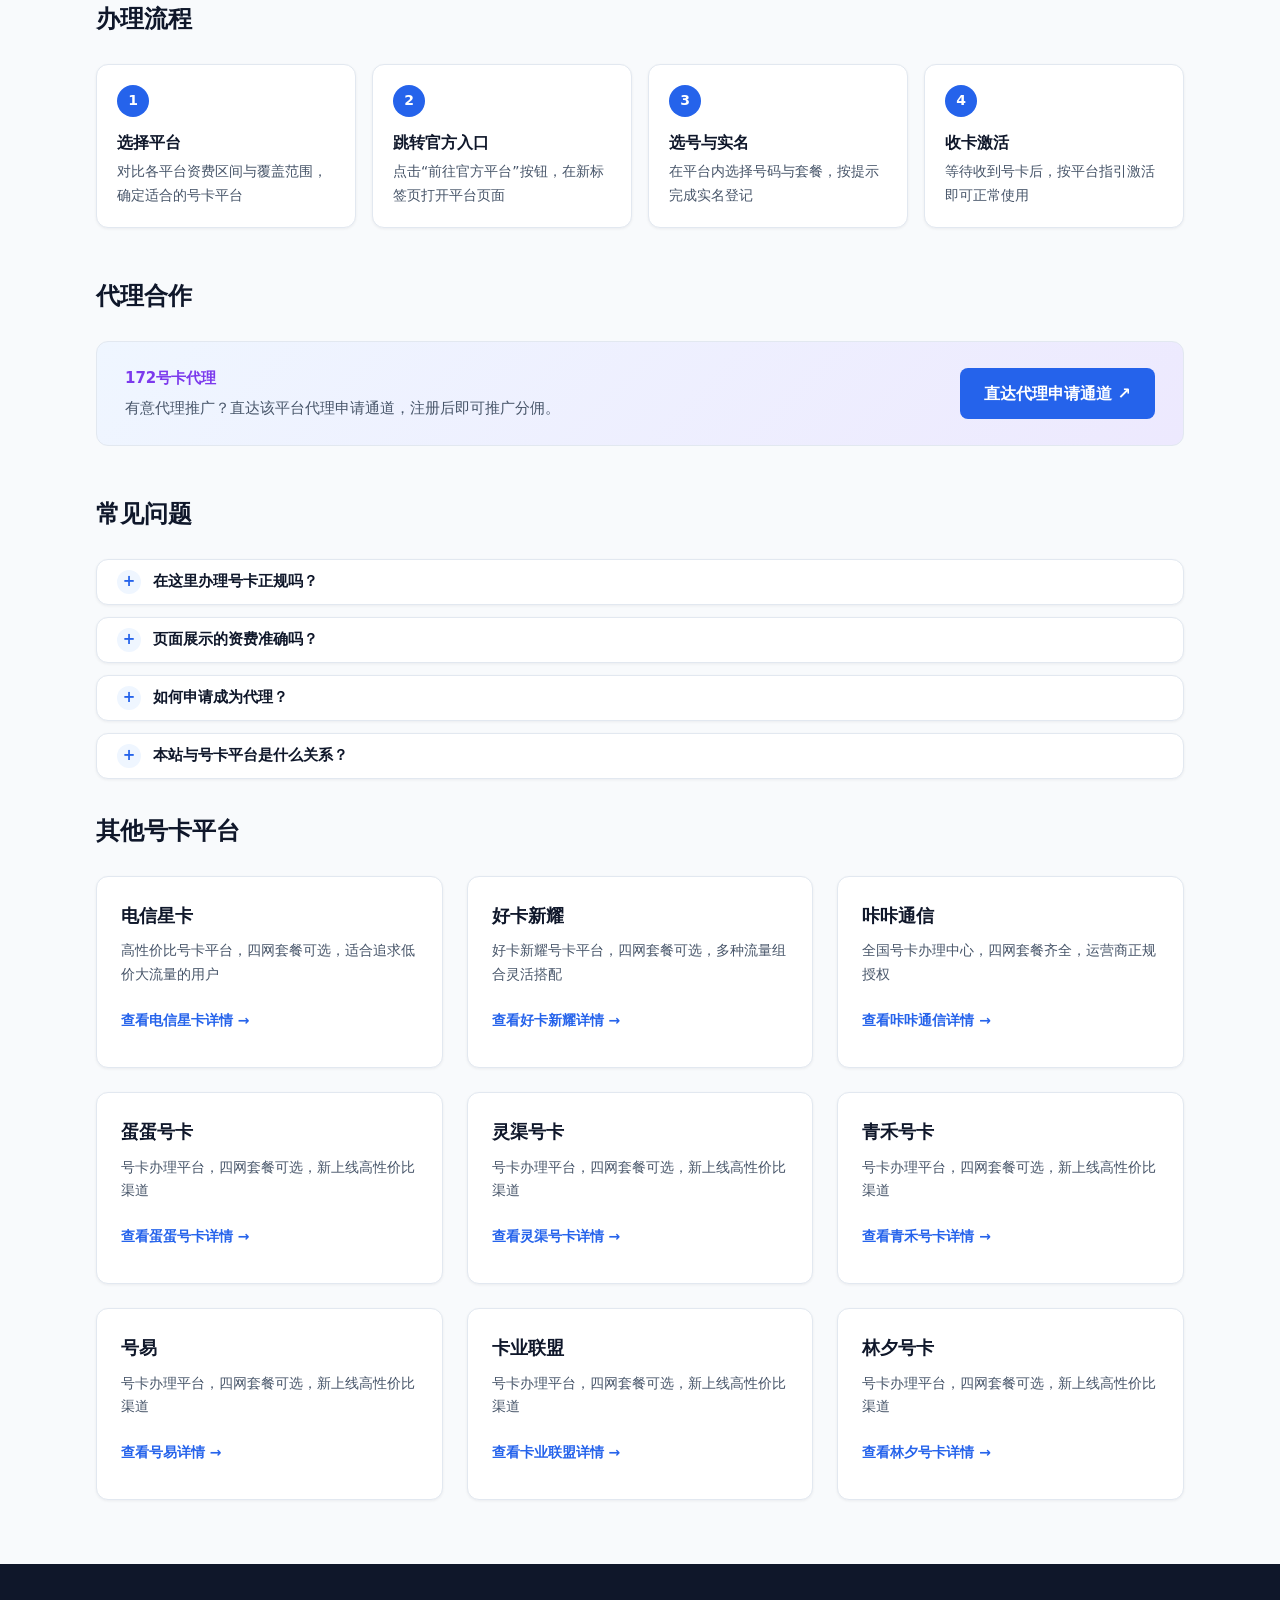
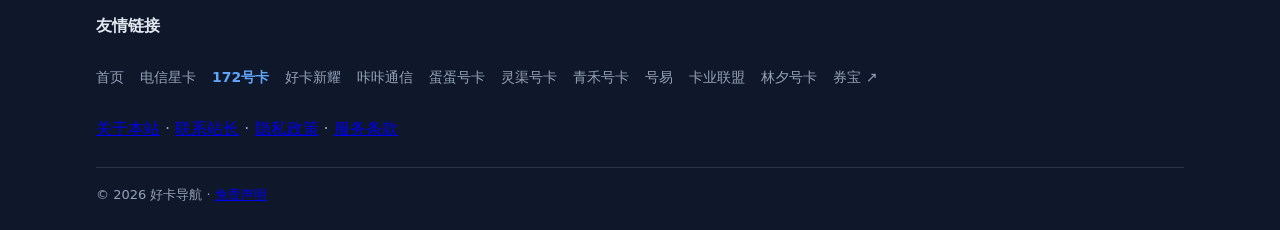
<file: card/172-haoka.html>
<!DOCTYPE html>
<html lang="zh-CN">
<head>
<meta charset="UTF-8">
<meta name="viewport" content="width=device-width, initial-scale=1">
<title>172号卡流量卡怎么样？19-59元/月资费详情与办理入口 - 好卡导航</title>
<meta name="description" content="172号卡流量卡资费 19-59元/月，172号卡官方商城，四网号卡办理，套餐丰富，安全可靠。提供官方办理入口与代理申请通道。">
<meta name="keywords" content="172号卡流量卡,172号卡办理入口,19-59元/月流量卡,172号卡怎么样,正规流量卡,流量卡资费,号卡代理申请,流量卡办理,手机卡办理,大流量卡推荐,低月租流量卡,全国流量卡,流量卡比价">
<meta name="robots" content="index, follow">
<meta name="author" content="好卡导航团队">
<meta name="datePublished" content="2026-10-22">
<meta name="dateModified" content="2026-10-27">
<link rel="canonical" href="https://haoka17.github.io/card/172-haoka.html">
<meta property="og:type" content="website">
<meta property="og:site_name" content="好卡导航">
<meta property="og:locale" content="zh_CN">
<meta property="og:title" content="172号卡流量卡怎么样？19-59元/月资费详情与办理入口 - 好卡导航">
<meta property="og:description" content="172号卡流量卡资费 19-59元/月，172号卡官方商城，四网号卡办理，套餐丰富，安全可靠。提供官方办理入口与代理申请通道。">
<meta property="og:url" content="https://haoka17.github.io/card/172-haoka.html">
<meta property="og:image" content="https://haoka17.github.io/assets/img/og-default.png">
<meta name="twitter:card" content="summary_large_image">
<link rel="icon" href="../assets/img/favicon.svg" type="image/svg+xml">
<link rel="icon" href="../assets/img/favicon-32.png" type="image/png" sizes="32x32">
<link rel="icon" href="../assets/img/favicon-16.png" type="image/png" sizes="16x16">
<link rel="apple-touch-icon" href="../assets/img/apple-touch-icon.png">
<link rel="stylesheet" href="../assets/css/style.css">
<script type="application/ld+json">{"@context":"https://schema.org","@graph":[{"@type":"Organization","@id":"https://haoka17.github.io/#organization","name":"好卡导航","alternateName":"好卡导航站","url":"https://haoka17.github.io/","logo":{"@type":"ImageObject","url":"https://haoka17.github.io/assets/img/og-default.png"},"sameAs":["https://github.com/haoka17"],"contactPoint":{"@type":"ContactPoint","contactType":"customer support","name":"站长微信：wcbbll"}},{"@type":"WebPage","@id":"https://haoka17.github.io/card/172-haoka.html#webpage","url":"https://haoka17.github.io/card/172-haoka.html","name":"172号卡流量卡怎么样？19-59元/月资费详情与办理入口","description":"172号卡流量卡资费 19-59元/月，172号卡官方商城，四网号卡办理，套餐丰富，安全可靠。提供官方办理入口与代理申请通道。","inLanguage":"zh-CN","isPartOf":{"@id":"https://haoka17.github.io/#website"},"author":{"@id":"https://haoka17.github.io/#organization"},"datePublished":"2026-10-22","dateModified":"2026-10-27","about":{"@type":"Product","name":"172号卡流量卡","offers":{"@type":"AggregateOffer","priceCurrency":"CNY","lowPrice":19,"highPrice":59,"offerCount":1}}},{"@type":"ItemList","@id":"https://haoka17.github.io/card/172-haoka.html#entrylist","name":"172号卡外部入口","itemListElement":[{"@type":"ListItem","position":1,"name":"前往172号卡官方平台","url":"https://m.172.org.cn/ProductEn/Index/59bc0abc9a7d31f5"},{"@type":"ListItem","position":2,"name":"申请成为172号卡代理","url":"https://haoka.lot-ml.com/plugreg.html?agentid=1923771"}]}]}</script>
</head>
<body>
<a class="skip-link" href="#main" title="跳到主要内容">跳到主要内容</a>
<header class="site-header">
  <div class="container header-inner">
    <a class="logo" href="../index.html" title="返回首页">⬡ 好卡导航</a>
    <nav aria-label="主导航"><a href="../index.html" title="返回首页">首页</a> · <a href="../index.html#about" title="关于本站">关于</a> · <a href="../index.html#contact" title="联系站长">联系</a></nav>
  </div>
</header>
<main id="main">
<section class="card-detail">
  <div class="container card-detail-inner">
    <p class="eyebrow">号卡平台</p>
    <div class="card-detail-title">
      <h1>172号卡</h1>
      <span class="badge badge-hot">热门</span>
    </div>
    <ul class="meta-row">
      <li>💳 资费：<strong class="price">19-59元/月</strong></li>
      <li>📍 全国通用</li>
    </ul>
    <div class="cta-group">
      <a class="btn btn-primary" href="https://m.172.org.cn/ProductEn/Index/59bc0abc9a7d31f5" target="_blank" rel="sponsored nofollow noopener noreferrer" title="前往172号卡官方平台">前往172号卡官方平台 ↗</a>
      <a class="btn btn-secondary" href="https://haoka.lot-ml.com/plugreg.html?agentid=1923771" target="_blank" rel="sponsored nofollow noopener noreferrer" title="申请成为172号卡代理">申请成为172号卡代理 ↗</a>
    </div>
    <p class="note">跳转至外部平台，本站不直接售卡</p>
  </div>
</section>
<section class="notice-section" aria-labelledby="notice-title">
  <div class="container">
    <div class="notice-card">
      <h2 id="notice-title">📢 号卡注意事项</h2>
      <aside class="notice-bookmark" aria-label="收藏本站提醒">
        <span class="bookmark-star" aria-hidden="true">★</span>
        <div class="bookmark-body">
          <p class="bookmark-title">先收藏本站，再办卡</p>
          <p class="bookmark-text">办卡入口会随活动上下架，本站地址也可能调整；收藏之后，下次查进度、查订单、找售后直接回来，不怕找不到。</p>
          <p class="bookmark-how">
            <span class="bookmark-how-item">电脑：按 Ctrl + D 一键收藏</span>
            <span class="bookmark-how-item">手机：浏览器菜单 →「添加书签」或「添加到主屏幕」</span>
          </p>
        </div>
      </aside>
      <p class="notice-lead">下单前请仔细阅读平台详情页，重点关注套餐内容与优惠期。</p>
      <ol class="notice-list">
      <li>请仔细看套餐详情，尤其注意看套餐优惠期，过了优惠期月费会恢复原价，流量也会恢复。</li>
      <li>根据工信部规定：个人在同一运营商 30 天内只能办理一张；同一运营商名下最多可办理 5 张实名制手机卡；四大运营商合计不超过 10 张。</li>
      <li>号卡归属地均为随机。</li>
      <li>申请时激活的费用，申请成功会转为话费，失败会退回。</li>
      <li>多留意办卡进度；如果申请失败，记得看下失败原因——可能是该卡已下架，也可能你所在地区暂不支持办理，换其他卡重新申请就好。</li>
      <li>一般卡在 24-48 小时内发货；三证/四证、先激活后发货、预存类特殊卡审核较慢，一般需要 3-5 天。</li>
      <li>网站里有订单查询、有客服，如有问题联系客服即可；请记住下单的网站，售后不要走错了地方。</li>
      <li>联通会员权益领取方式：1、下载中国联通APP-首页-服务大厅-领权益-自由玩权益 2、https://qy.chinaunicom.cn/mobile-h5/zzzz/liberfreeplay.html</li>
      <li>官方客服热线：移动 10086、联通 10010、电信 10000、广电 10099。</li>
      </ol>
      <p class="notice-contact">如有疑问可联系站长，微信：wcbbll</p>
    </div>
  </div>
</section>
<section class="card-extra">
  <div class="container">
    <section class="extra-block">
      <h2>平台速览</h2>
      <dl class="spec-grid">
      <div class="spec-item">
        <dt>平台名称</dt>
        <dd>172号卡</dd>
      </div>
      <div class="spec-item">
        <dt>参考资费</dt>
        <dd>19-59元/月</dd>
      </div>
      <div class="spec-item">
        <dt>覆盖范围</dt>
        <dd>全国通用</dd>
      </div>
      <div class="spec-item">
        <dt>平台特色</dt>
        <dd>热门</dd>
      </div>
      </dl>
    </section>
    <section class="extra-block">
      <h2>平台简介</h2>
      <div class="platform-intro">
        <p>172号卡官方商城，四网号卡办理，套餐丰富，安全可靠</p>
        <p>本站收录其官方办理入口与代理申请通道，资费以平台页面实时展示为准。</p>
      </div>
    </section>
    <section class="extra-block">
      <h2>办理流程</h2>
      <ol class="steps">
      <li class="step">
        <span class="step-num" aria-hidden="true">1</span>
        <div class="step-body">
          <h3>选择平台</h3>
          <p>对比各平台资费区间与覆盖范围，确定适合的号卡平台</p>
        </div>
      </li>
      <li class="step">
        <span class="step-num" aria-hidden="true">2</span>
        <div class="step-body">
          <h3>跳转官方入口</h3>
          <p>点击“前往官方平台”按钮，在新标签页打开平台页面</p>
        </div>
      </li>
      <li class="step">
        <span class="step-num" aria-hidden="true">3</span>
        <div class="step-body">
          <h3>选号与实名</h3>
          <p>在平台内选择号码与套餐，按提示完成实名登记</p>
        </div>
      </li>
      <li class="step">
        <span class="step-num" aria-hidden="true">4</span>
        <div class="step-body">
          <h3>收卡激活</h3>
          <p>等待收到号卡后，按平台指引激活即可正常使用</p>
        </div>
      </li>
      </ol>
    </section>
    <section class="extra-block">
      <h2>代理合作</h2>
      <div class="agent-card">
        <div class="agent-card-body">
          <p class="agent-card-name">172号卡代理</p>
          <p class="agent-card-desc">有意代理推广？直达该平台代理申请通道，注册后即可推广分佣。</p>
        </div>
        <a class="btn btn-primary agent-card-cta" href="https://haoka.lot-ml.com/plugreg.html?agentid=1923771" target="_blank" rel="sponsored nofollow noopener noreferrer" title="直达代理申请通道">直达代理申请通道 ↗</a>
      </div>
    </section>
    <section class="extra-block">
      <h2>常见问题</h2>
      <div class="faq">
      <details class="faq-item">
        <summary>在这里办理号卡正规吗？</summary>
        <p>本站是导航站，不直接售卡。点击“前往172号卡官方平台”按钮将跳转至平台官方入口，选号、实名与付款均在平台内完成。</p>
      </details>
      <details class="faq-item">
        <summary>页面展示的资费准确吗？</summary>
        <p>页面资费区间仅供参考，实际套餐、价格与优惠以平台页面实时展示为准。</p>
      </details>
      <details class="faq-item">
        <summary>如何申请成为代理？</summary>
        <p>进入上方“代理合作”区块，点击按钮直达该平台代理申请通道，注册后即可推广分佣。</p>
      </details>
      <details class="faq-item">
        <summary>本站与号卡平台是什么关系？</summary>
        <p>本站仅收录各平台官方办理入口与代理申请通道，提供信息导航与比选服务，不参与售卡、物流与售后。</p>
      </details>
      </div>
    </section>
  </div>
</section>
<section class="related-section" aria-labelledby="related-section-title">
  <div class="container">
    <h2 id="related-section-title">其他号卡平台</h2>
    <ul class="related-grid">
      <li class="related-card">
        <h3>电信星卡</h3>
        <p class="related-desc">高性价比号卡平台，四网套餐可选，适合追求低价大流量的用户</p>
        <a class="related-link" href="dianxin-xingka.html" title="查看电信星卡详情">查看电信星卡详情 →</a>
      </li>
      <li class="related-card">
        <h3>好卡新耀</h3>
        <p class="related-desc">好卡新耀号卡平台，四网套餐可选，多种流量组合灵活搭配</p>
        <a class="related-link" href="haoka-xinyao.html" title="查看好卡新耀详情">查看好卡新耀详情 →</a>
      </li>
      <li class="related-card">
        <h3>咔咔通信</h3>
        <p class="related-desc">全国号卡办理中心，四网套餐齐全，运营商正规授权</p>
        <a class="related-link" href="kaka-tongxin.html" title="查看咔咔通信详情">查看咔咔通信详情 →</a>
      </li>
      <li class="related-card">
        <h3>蛋蛋号卡</h3>
        <p class="related-desc">号卡办理平台，四网套餐可选，新上线高性价比渠道</p>
        <a class="related-link" href="dandan-haoka.html" title="查看蛋蛋号卡详情">查看蛋蛋号卡详情 →</a>
      </li>
      <li class="related-card">
        <h3>灵渠号卡</h3>
        <p class="related-desc">号卡办理平台，四网套餐可选，新上线高性价比渠道</p>
        <a class="related-link" href="lingqu-haoka.html" title="查看灵渠号卡详情">查看灵渠号卡详情 →</a>
      </li>
      <li class="related-card">
        <h3>青禾号卡</h3>
        <p class="related-desc">号卡办理平台，四网套餐可选，新上线高性价比渠道</p>
        <a class="related-link" href="qinghe-haoka.html" title="查看青禾号卡详情">查看青禾号卡详情 →</a>
      </li>
      <li class="related-card">
        <h3>号易</h3>
        <p class="related-desc">号卡办理平台，四网套餐可选，新上线高性价比渠道</p>
        <a class="related-link" href="haoyi.html" title="查看号易详情">查看号易详情 →</a>
      </li>
      <li class="related-card">
        <h3>卡业联盟</h3>
        <p class="related-desc">号卡办理平台，四网套餐可选，新上线高性价比渠道</p>
        <a class="related-link" href="kaye-lianmeng.html" title="查看卡业联盟详情">查看卡业联盟详情 →</a>
      </li>
      <li class="related-card">
        <h3>林夕号卡</h3>
        <p class="related-desc">号卡办理平台，四网套餐可选，新上线高性价比渠道</p>
        <a class="related-link" href="linxi-haoka.html" title="查看林夕号卡详情">查看林夕号卡详情 →</a>
      </li>
    </ul>
  </div>
</section>
</main>
<footer class="site-footer">
  <div class="container">
<nav class="friend-links" aria-label="友情链接">
  <h2 class="footer-title">友情链接</h2>
  <ul>
    <li><a href="../index.html" title="返回首页">首页</a></li>
    <li><a href="dianxin-xingka.html" title="电信星卡">电信星卡</a></li>
    <li><span aria-current="page" class="current">172号卡</span></li>
    <li><a href="haoka-xinyao.html" title="好卡新耀">好卡新耀</a></li>
    <li><a href="kaka-tongxin.html" title="咔咔通信">咔咔通信</a></li>
    <li><a href="dandan-haoka.html" title="蛋蛋号卡">蛋蛋号卡</a></li>
    <li><a href="lingqu-haoka.html" title="灵渠号卡">灵渠号卡</a></li>
    <li><a href="qinghe-haoka.html" title="青禾号卡">青禾号卡</a></li>
    <li><a href="haoyi.html" title="号易">号易</a></li>
    <li><a href="kaye-lianmeng.html" title="卡业联盟">卡业联盟</a></li>
    <li><a href="linxi-haoka.html" title="林夕号卡">林夕号卡</a></li>
    <li><a href="https://jdjdndn.github.io/" target="_blank" rel="noopener noreferrer" title="券宝">券宝 ↗</a></li>
  </ul>
</nav>
    <p class="footer-legal">
      <a href="../index.html#about" title="关于本站">关于本站</a> ·
      <a href="../index.html#contact" title="联系站长">联系站长</a> ·
      <a href="../index.html#privacy" title="隐私政策">隐私政策</a> ·
      <a href="../index.html#terms" title="服务条款">服务条款</a>
    </p>
    <p class="copyright">© <span data-year>2026</span> 好卡导航 · <a href="../index.html#terms" title="免责声明">免责声明</a></p>
  </div>
</footer>
<script src="../assets/js/main.js" defer></script>
</body>
</html>
</file>
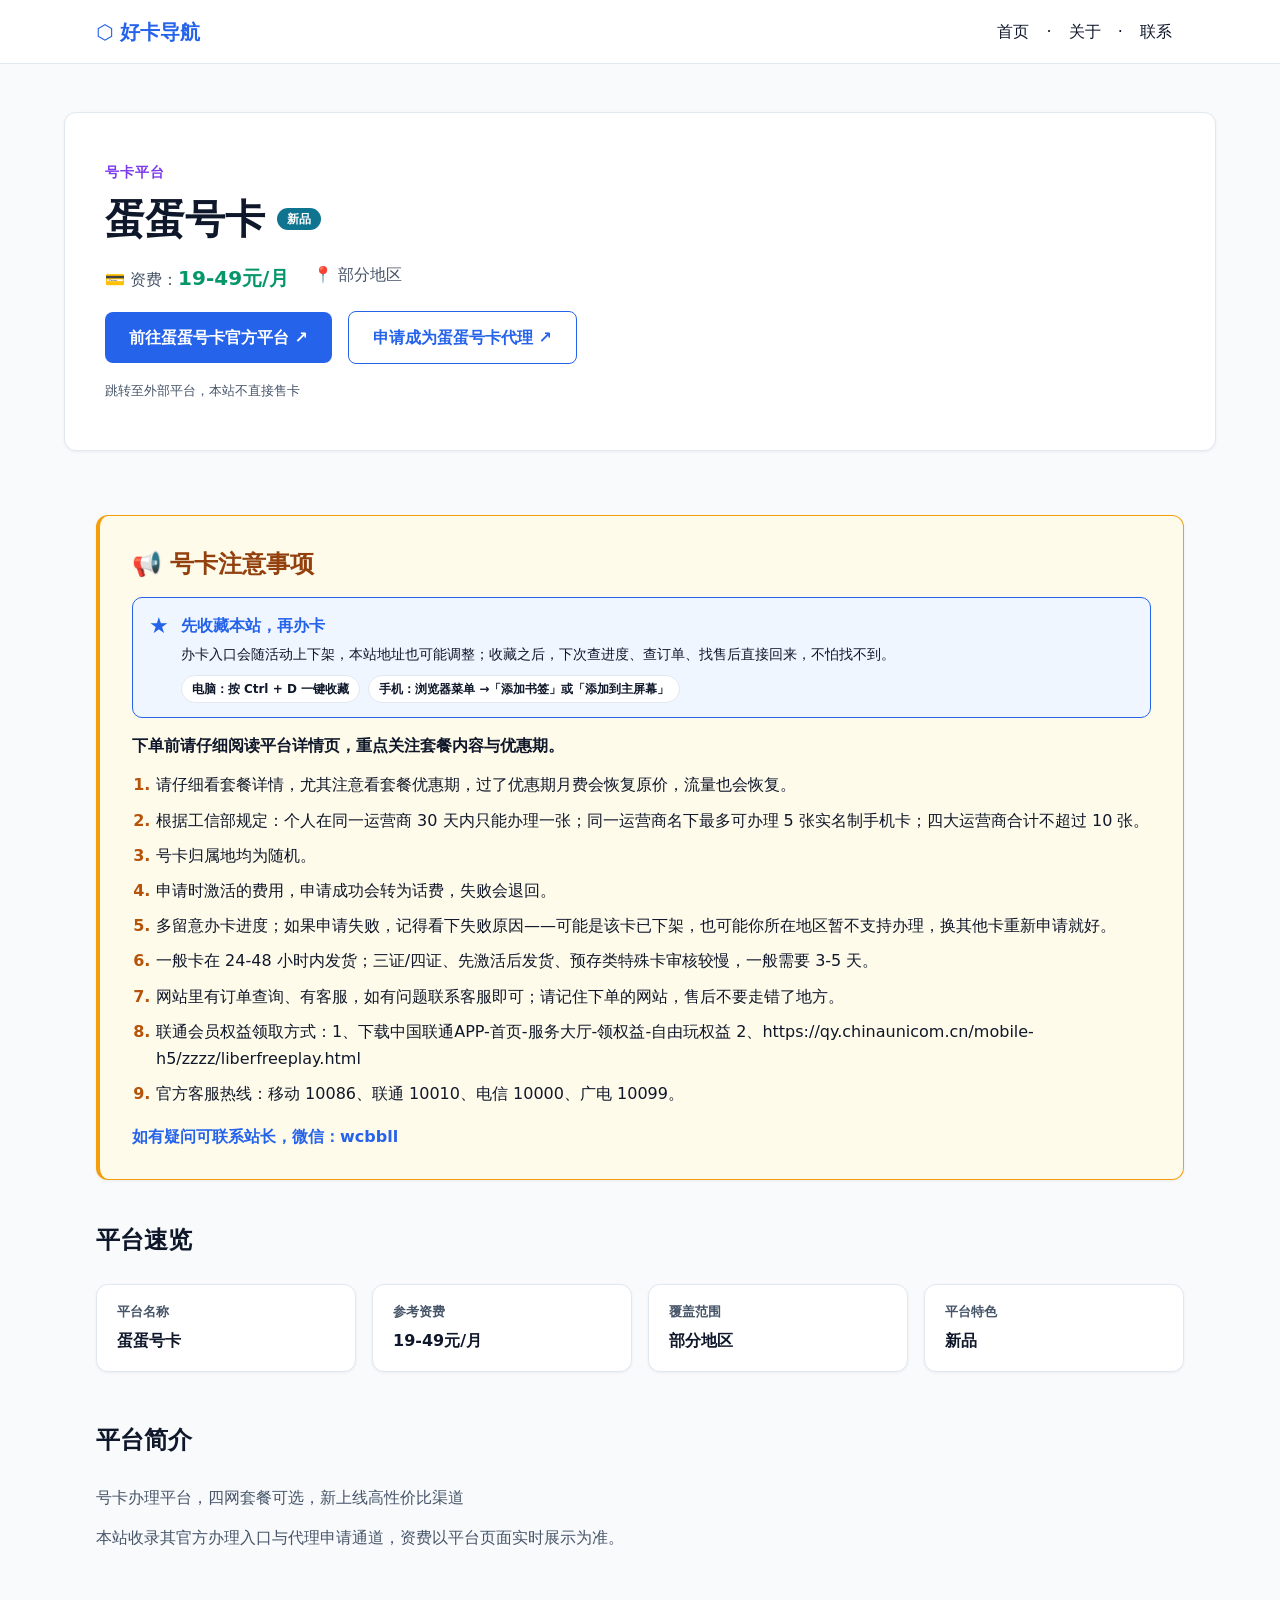
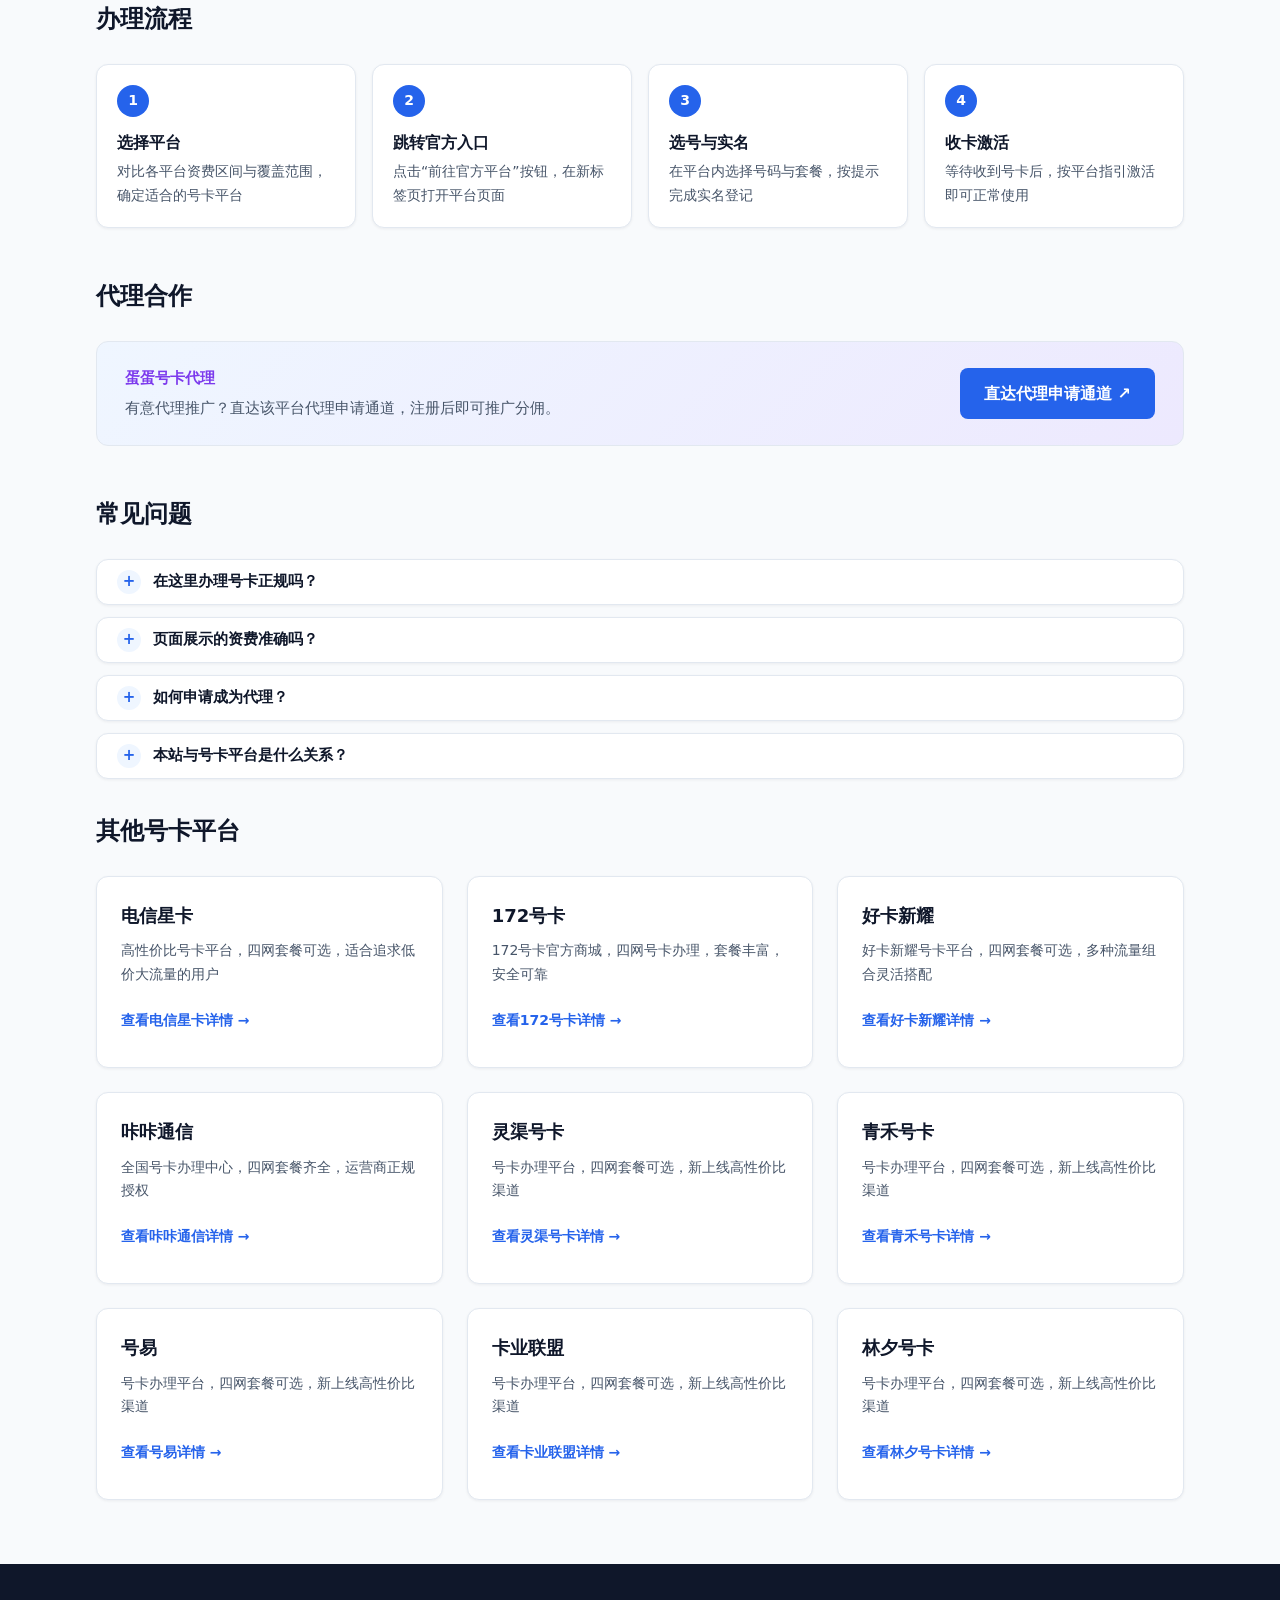
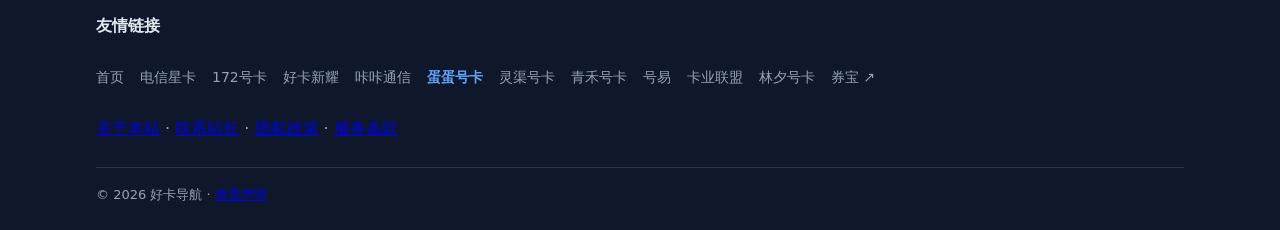
<file: card/dandan-haoka.html>
<!DOCTYPE html>
<html lang="zh-CN">
<head>
<meta charset="UTF-8">
<meta name="viewport" content="width=device-width, initial-scale=1">
<title>蛋蛋号卡流量卡怎么样？19-49元/月资费详情与办理入口 - 好卡导航</title>
<meta name="description" content="蛋蛋号卡流量卡资费 19-49元/月，号卡办理平台，四网套餐可选，新上线高性价比渠道。提供官方办理入口与代理申请通道。">
<meta name="keywords" content="蛋蛋号卡流量卡,蛋蛋号卡办理入口,19-49元/月流量卡,蛋蛋号卡怎么样,正规流量卡,流量卡资费,号卡代理申请,流量卡办理,手机卡办理,大流量卡推荐,低月租流量卡,全国流量卡,流量卡比价">
<meta name="robots" content="index, follow">
<meta name="author" content="好卡导航团队">
<meta name="datePublished" content="2026-10-22">
<meta name="dateModified" content="2026-10-27">
<link rel="canonical" href="https://haoka17.github.io/card/dandan-haoka.html">
<meta property="og:type" content="website">
<meta property="og:site_name" content="好卡导航">
<meta property="og:locale" content="zh_CN">
<meta property="og:title" content="蛋蛋号卡流量卡怎么样？19-49元/月资费详情与办理入口 - 好卡导航">
<meta property="og:description" content="蛋蛋号卡流量卡资费 19-49元/月，号卡办理平台，四网套餐可选，新上线高性价比渠道。提供官方办理入口与代理申请通道。">
<meta property="og:url" content="https://haoka17.github.io/card/dandan-haoka.html">
<meta property="og:image" content="https://haoka17.github.io/assets/img/og-default.png">
<meta name="twitter:card" content="summary_large_image">
<link rel="icon" href="../assets/img/favicon.svg" type="image/svg+xml">
<link rel="icon" href="../assets/img/favicon-32.png" type="image/png" sizes="32x32">
<link rel="icon" href="../assets/img/favicon-16.png" type="image/png" sizes="16x16">
<link rel="apple-touch-icon" href="../assets/img/apple-touch-icon.png">
<link rel="stylesheet" href="../assets/css/style.css">
<script type="application/ld+json">{"@context":"https://schema.org","@graph":[{"@type":"Organization","@id":"https://haoka17.github.io/#organization","name":"好卡导航","alternateName":"好卡导航站","url":"https://haoka17.github.io/","logo":{"@type":"ImageObject","url":"https://haoka17.github.io/assets/img/og-default.png"},"sameAs":["https://github.com/haoka17"],"contactPoint":{"@type":"ContactPoint","contactType":"customer support","name":"站长微信：wcbbll"}},{"@type":"WebPage","@id":"https://haoka17.github.io/card/dandan-haoka.html#webpage","url":"https://haoka17.github.io/card/dandan-haoka.html","name":"蛋蛋号卡流量卡怎么样？19-49元/月资费详情与办理入口","description":"蛋蛋号卡流量卡资费 19-49元/月，号卡办理平台，四网套餐可选，新上线高性价比渠道。提供官方办理入口与代理申请通道。","inLanguage":"zh-CN","isPartOf":{"@id":"https://haoka17.github.io/#website"},"author":{"@id":"https://haoka17.github.io/#organization"},"datePublished":"2026-10-22","dateModified":"2026-10-27","about":{"@type":"Product","name":"蛋蛋号卡流量卡","offers":{"@type":"AggregateOffer","priceCurrency":"CNY","lowPrice":19,"highPrice":49,"offerCount":1}}},{"@type":"ItemList","@id":"https://haoka17.github.io/card/dandan-haoka.html#entrylist","name":"蛋蛋号卡外部入口","itemListElement":[{"@type":"ListItem","position":1,"name":"前往蛋蛋号卡官方平台","url":"https://ka.dandanhou.net/index?k=N0JpQm5nd0ZzazQ9"},{"@type":"ListItem","position":2,"name":"申请成为蛋蛋号卡代理","url":"https://ka.dandanhou.net/agent/reg.php?code=TA2O2ZZ4"}]}]}</script>
</head>
<body>
<a class="skip-link" href="#main" title="跳到主要内容">跳到主要内容</a>
<header class="site-header">
  <div class="container header-inner">
    <a class="logo" href="../index.html" title="返回首页">⬡ 好卡导航</a>
    <nav aria-label="主导航"><a href="../index.html" title="返回首页">首页</a> · <a href="../index.html#about" title="关于本站">关于</a> · <a href="../index.html#contact" title="联系站长">联系</a></nav>
  </div>
</header>
<main id="main">
<section class="card-detail">
  <div class="container card-detail-inner">
    <p class="eyebrow">号卡平台</p>
    <div class="card-detail-title">
      <h1>蛋蛋号卡</h1>
      <span class="badge badge-new">新品</span>
    </div>
    <ul class="meta-row">
      <li>💳 资费：<strong class="price">19-49元/月</strong></li>
      <li>📍 部分地区</li>
    </ul>
    <div class="cta-group">
      <a class="btn btn-primary" href="https://ka.dandanhou.net/index?k=N0JpQm5nd0ZzazQ9" target="_blank" rel="sponsored nofollow noopener noreferrer" title="前往蛋蛋号卡官方平台">前往蛋蛋号卡官方平台 ↗</a>
      <a class="btn btn-secondary" href="https://ka.dandanhou.net/agent/reg.php?code=TA2O2ZZ4" target="_blank" rel="sponsored nofollow noopener noreferrer" title="申请成为蛋蛋号卡代理">申请成为蛋蛋号卡代理 ↗</a>
    </div>
    <p class="note">跳转至外部平台，本站不直接售卡</p>
  </div>
</section>
<section class="notice-section" aria-labelledby="notice-title">
  <div class="container">
    <div class="notice-card">
      <h2 id="notice-title">📢 号卡注意事项</h2>
      <aside class="notice-bookmark" aria-label="收藏本站提醒">
        <span class="bookmark-star" aria-hidden="true">★</span>
        <div class="bookmark-body">
          <p class="bookmark-title">先收藏本站，再办卡</p>
          <p class="bookmark-text">办卡入口会随活动上下架，本站地址也可能调整；收藏之后，下次查进度、查订单、找售后直接回来，不怕找不到。</p>
          <p class="bookmark-how">
            <span class="bookmark-how-item">电脑：按 Ctrl + D 一键收藏</span>
            <span class="bookmark-how-item">手机：浏览器菜单 →「添加书签」或「添加到主屏幕」</span>
          </p>
        </div>
      </aside>
      <p class="notice-lead">下单前请仔细阅读平台详情页，重点关注套餐内容与优惠期。</p>
      <ol class="notice-list">
      <li>请仔细看套餐详情，尤其注意看套餐优惠期，过了优惠期月费会恢复原价，流量也会恢复。</li>
      <li>根据工信部规定：个人在同一运营商 30 天内只能办理一张；同一运营商名下最多可办理 5 张实名制手机卡；四大运营商合计不超过 10 张。</li>
      <li>号卡归属地均为随机。</li>
      <li>申请时激活的费用，申请成功会转为话费，失败会退回。</li>
      <li>多留意办卡进度；如果申请失败，记得看下失败原因——可能是该卡已下架，也可能你所在地区暂不支持办理，换其他卡重新申请就好。</li>
      <li>一般卡在 24-48 小时内发货；三证/四证、先激活后发货、预存类特殊卡审核较慢，一般需要 3-5 天。</li>
      <li>网站里有订单查询、有客服，如有问题联系客服即可；请记住下单的网站，售后不要走错了地方。</li>
      <li>联通会员权益领取方式：1、下载中国联通APP-首页-服务大厅-领权益-自由玩权益 2、https://qy.chinaunicom.cn/mobile-h5/zzzz/liberfreeplay.html</li>
      <li>官方客服热线：移动 10086、联通 10010、电信 10000、广电 10099。</li>
      </ol>
      <p class="notice-contact">如有疑问可联系站长，微信：wcbbll</p>
    </div>
  </div>
</section>
<section class="card-extra">
  <div class="container">
    <section class="extra-block">
      <h2>平台速览</h2>
      <dl class="spec-grid">
      <div class="spec-item">
        <dt>平台名称</dt>
        <dd>蛋蛋号卡</dd>
      </div>
      <div class="spec-item">
        <dt>参考资费</dt>
        <dd>19-49元/月</dd>
      </div>
      <div class="spec-item">
        <dt>覆盖范围</dt>
        <dd>部分地区</dd>
      </div>
      <div class="spec-item">
        <dt>平台特色</dt>
        <dd>新品</dd>
      </div>
      </dl>
    </section>
    <section class="extra-block">
      <h2>平台简介</h2>
      <div class="platform-intro">
        <p>号卡办理平台，四网套餐可选，新上线高性价比渠道</p>
        <p>本站收录其官方办理入口与代理申请通道，资费以平台页面实时展示为准。</p>
      </div>
    </section>
    <section class="extra-block">
      <h2>办理流程</h2>
      <ol class="steps">
      <li class="step">
        <span class="step-num" aria-hidden="true">1</span>
        <div class="step-body">
          <h3>选择平台</h3>
          <p>对比各平台资费区间与覆盖范围，确定适合的号卡平台</p>
        </div>
      </li>
      <li class="step">
        <span class="step-num" aria-hidden="true">2</span>
        <div class="step-body">
          <h3>跳转官方入口</h3>
          <p>点击“前往官方平台”按钮，在新标签页打开平台页面</p>
        </div>
      </li>
      <li class="step">
        <span class="step-num" aria-hidden="true">3</span>
        <div class="step-body">
          <h3>选号与实名</h3>
          <p>在平台内选择号码与套餐，按提示完成实名登记</p>
        </div>
      </li>
      <li class="step">
        <span class="step-num" aria-hidden="true">4</span>
        <div class="step-body">
          <h3>收卡激活</h3>
          <p>等待收到号卡后，按平台指引激活即可正常使用</p>
        </div>
      </li>
      </ol>
    </section>
    <section class="extra-block">
      <h2>代理合作</h2>
      <div class="agent-card">
        <div class="agent-card-body">
          <p class="agent-card-name">蛋蛋号卡代理</p>
          <p class="agent-card-desc">有意代理推广？直达该平台代理申请通道，注册后即可推广分佣。</p>
        </div>
        <a class="btn btn-primary agent-card-cta" href="https://ka.dandanhou.net/agent/reg.php?code=TA2O2ZZ4" target="_blank" rel="sponsored nofollow noopener noreferrer" title="直达代理申请通道">直达代理申请通道 ↗</a>
      </div>
    </section>
    <section class="extra-block">
      <h2>常见问题</h2>
      <div class="faq">
      <details class="faq-item">
        <summary>在这里办理号卡正规吗？</summary>
        <p>本站是导航站，不直接售卡。点击“前往蛋蛋号卡官方平台”按钮将跳转至平台官方入口，选号、实名与付款均在平台内完成。</p>
      </details>
      <details class="faq-item">
        <summary>页面展示的资费准确吗？</summary>
        <p>页面资费区间仅供参考，实际套餐、价格与优惠以平台页面实时展示为准。</p>
      </details>
      <details class="faq-item">
        <summary>如何申请成为代理？</summary>
        <p>进入上方“代理合作”区块，点击按钮直达该平台代理申请通道，注册后即可推广分佣。</p>
      </details>
      <details class="faq-item">
        <summary>本站与号卡平台是什么关系？</summary>
        <p>本站仅收录各平台官方办理入口与代理申请通道，提供信息导航与比选服务，不参与售卡、物流与售后。</p>
      </details>
      </div>
    </section>
  </div>
</section>
<section class="related-section" aria-labelledby="related-section-title">
  <div class="container">
    <h2 id="related-section-title">其他号卡平台</h2>
    <ul class="related-grid">
      <li class="related-card">
        <h3>电信星卡</h3>
        <p class="related-desc">高性价比号卡平台，四网套餐可选，适合追求低价大流量的用户</p>
        <a class="related-link" href="dianxin-xingka.html" title="查看电信星卡详情">查看电信星卡详情 →</a>
      </li>
      <li class="related-card">
        <h3>172号卡</h3>
        <p class="related-desc">172号卡官方商城，四网号卡办理，套餐丰富，安全可靠</p>
        <a class="related-link" href="172-haoka.html" title="查看172号卡详情">查看172号卡详情 →</a>
      </li>
      <li class="related-card">
        <h3>好卡新耀</h3>
        <p class="related-desc">好卡新耀号卡平台，四网套餐可选，多种流量组合灵活搭配</p>
        <a class="related-link" href="haoka-xinyao.html" title="查看好卡新耀详情">查看好卡新耀详情 →</a>
      </li>
      <li class="related-card">
        <h3>咔咔通信</h3>
        <p class="related-desc">全国号卡办理中心，四网套餐齐全，运营商正规授权</p>
        <a class="related-link" href="kaka-tongxin.html" title="查看咔咔通信详情">查看咔咔通信详情 →</a>
      </li>
      <li class="related-card">
        <h3>灵渠号卡</h3>
        <p class="related-desc">号卡办理平台，四网套餐可选，新上线高性价比渠道</p>
        <a class="related-link" href="lingqu-haoka.html" title="查看灵渠号卡详情">查看灵渠号卡详情 →</a>
      </li>
      <li class="related-card">
        <h3>青禾号卡</h3>
        <p class="related-desc">号卡办理平台，四网套餐可选，新上线高性价比渠道</p>
        <a class="related-link" href="qinghe-haoka.html" title="查看青禾号卡详情">查看青禾号卡详情 →</a>
      </li>
      <li class="related-card">
        <h3>号易</h3>
        <p class="related-desc">号卡办理平台，四网套餐可选，新上线高性价比渠道</p>
        <a class="related-link" href="haoyi.html" title="查看号易详情">查看号易详情 →</a>
      </li>
      <li class="related-card">
        <h3>卡业联盟</h3>
        <p class="related-desc">号卡办理平台，四网套餐可选，新上线高性价比渠道</p>
        <a class="related-link" href="kaye-lianmeng.html" title="查看卡业联盟详情">查看卡业联盟详情 →</a>
      </li>
      <li class="related-card">
        <h3>林夕号卡</h3>
        <p class="related-desc">号卡办理平台，四网套餐可选，新上线高性价比渠道</p>
        <a class="related-link" href="linxi-haoka.html" title="查看林夕号卡详情">查看林夕号卡详情 →</a>
      </li>
    </ul>
  </div>
</section>
</main>
<footer class="site-footer">
  <div class="container">
<nav class="friend-links" aria-label="友情链接">
  <h2 class="footer-title">友情链接</h2>
  <ul>
    <li><a href="../index.html" title="返回首页">首页</a></li>
    <li><a href="dianxin-xingka.html" title="电信星卡">电信星卡</a></li>
    <li><a href="172-haoka.html" title="172号卡">172号卡</a></li>
    <li><a href="haoka-xinyao.html" title="好卡新耀">好卡新耀</a></li>
    <li><a href="kaka-tongxin.html" title="咔咔通信">咔咔通信</a></li>
    <li><span aria-current="page" class="current">蛋蛋号卡</span></li>
    <li><a href="lingqu-haoka.html" title="灵渠号卡">灵渠号卡</a></li>
    <li><a href="qinghe-haoka.html" title="青禾号卡">青禾号卡</a></li>
    <li><a href="haoyi.html" title="号易">号易</a></li>
    <li><a href="kaye-lianmeng.html" title="卡业联盟">卡业联盟</a></li>
    <li><a href="linxi-haoka.html" title="林夕号卡">林夕号卡</a></li>
    <li><a href="https://jdjdndn.github.io/" target="_blank" rel="noopener noreferrer" title="券宝">券宝 ↗</a></li>
  </ul>
</nav>
    <p class="footer-legal">
      <a href="../index.html#about" title="关于本站">关于本站</a> ·
      <a href="../index.html#contact" title="联系站长">联系站长</a> ·
      <a href="../index.html#privacy" title="隐私政策">隐私政策</a> ·
      <a href="../index.html#terms" title="服务条款">服务条款</a>
    </p>
    <p class="copyright">© <span data-year>2026</span> 好卡导航 · <a href="../index.html#terms" title="免责声明">免责声明</a></p>
  </div>
</footer>
<script src="../assets/js/main.js" defer></script>
</body>
</html>
</file>
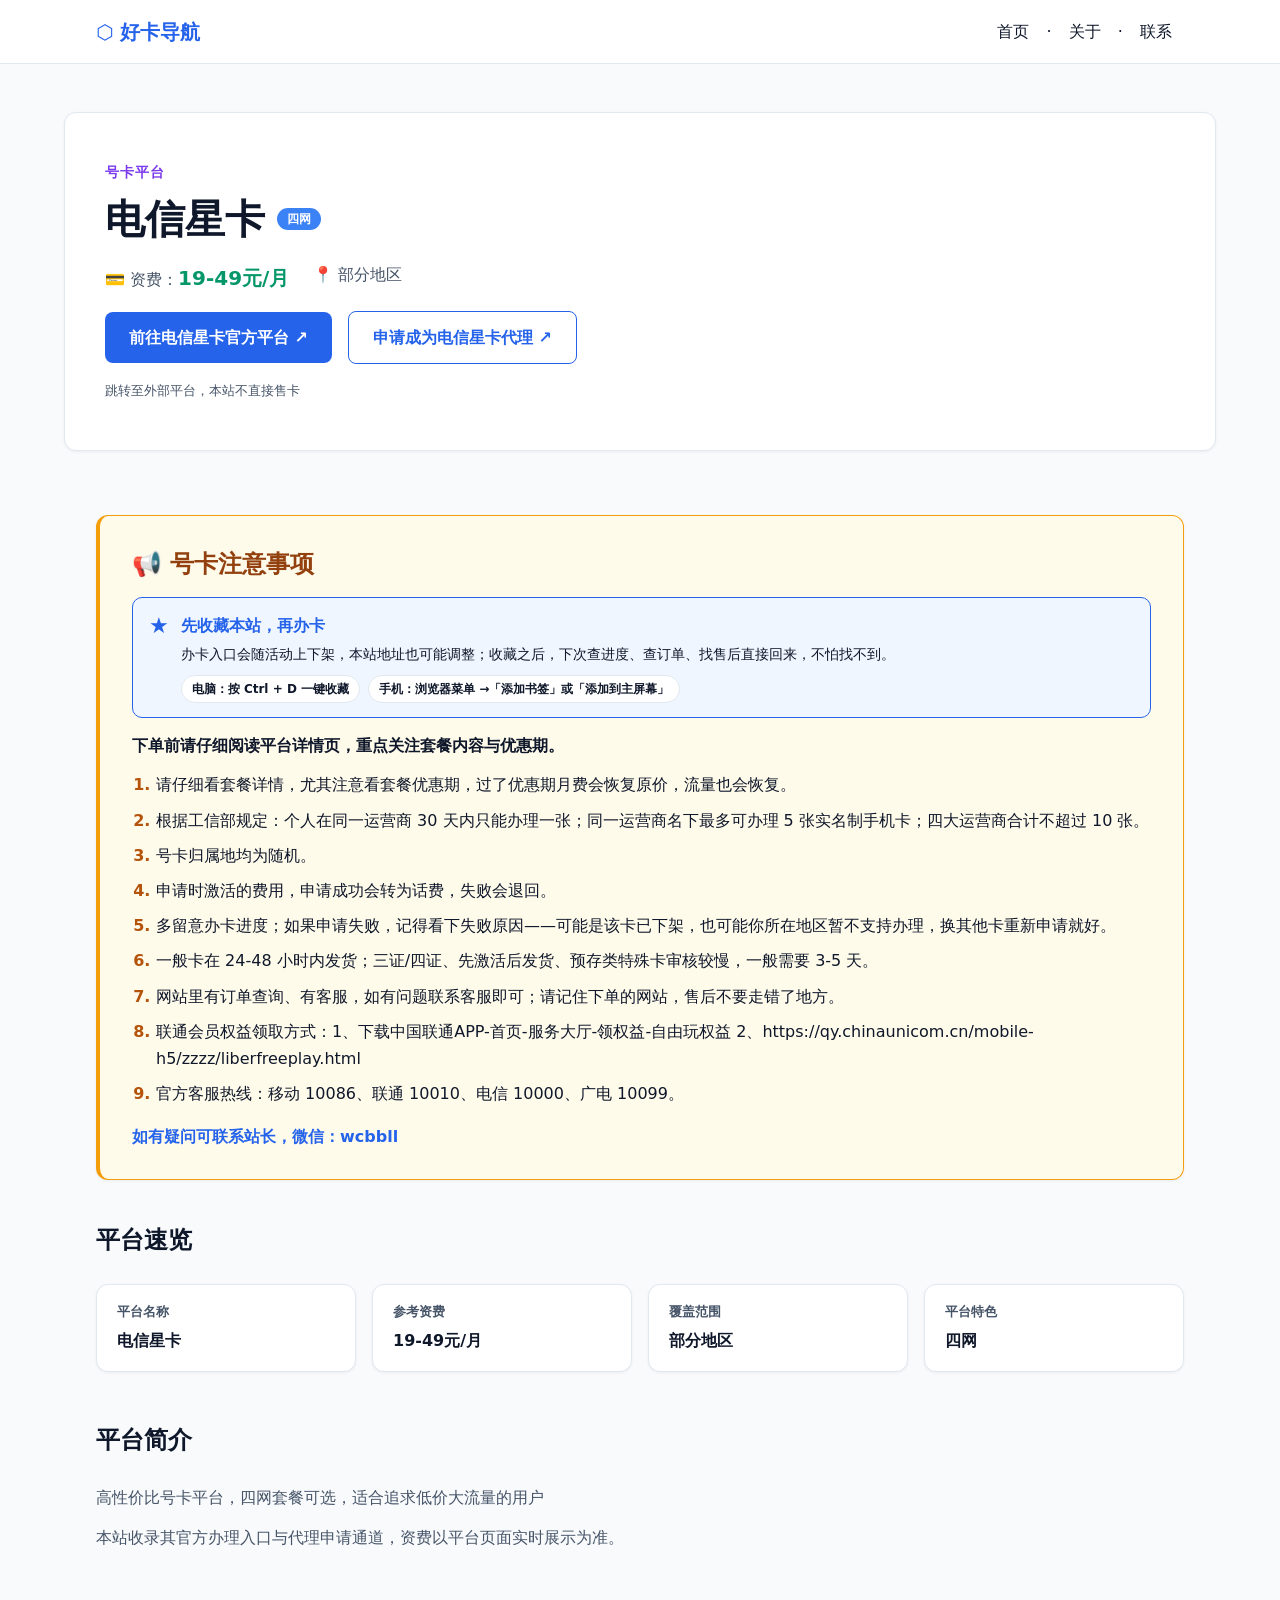
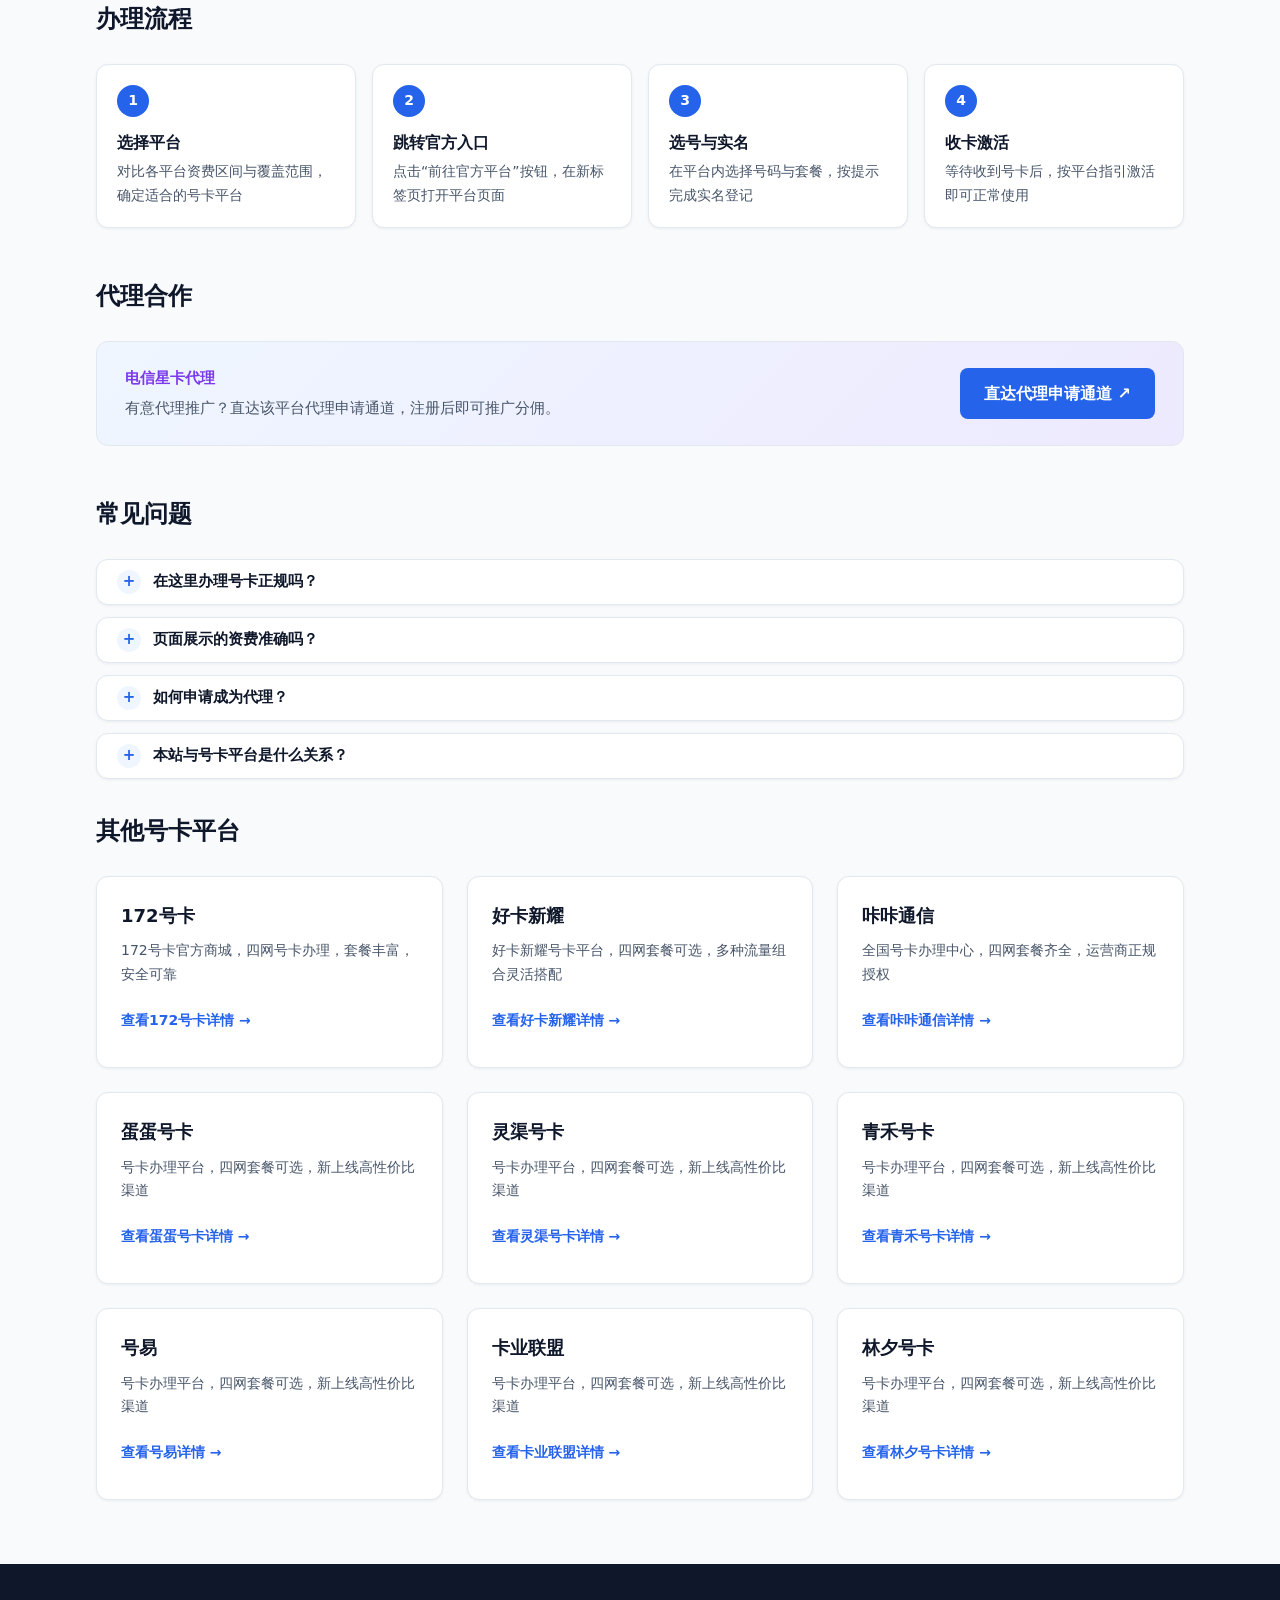
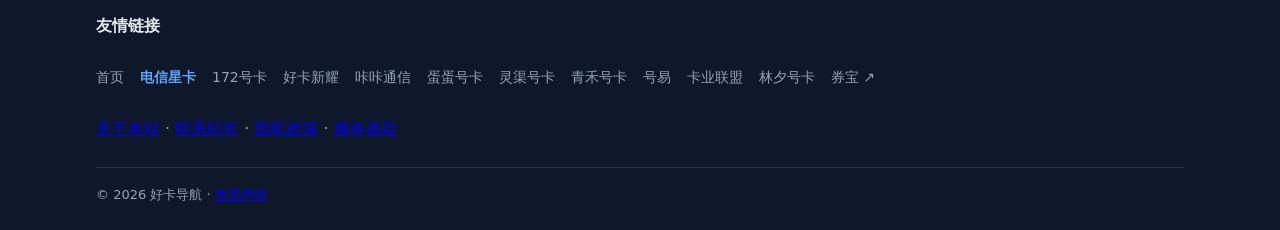
<file: card/dianxin-xingka.html>
<!DOCTYPE html>
<html lang="zh-CN">
<head>
<meta charset="UTF-8">
<meta name="viewport" content="width=device-width, initial-scale=1">
<title>电信星卡流量卡怎么样？19-49元/月资费详情与办理入口 - 好卡导航</title>
<meta name="description" content="电信星卡流量卡资费 19-49元/月，高性价比号卡平台，四网套餐可选，适合追求低价大流量的用户。提供官方办理入口与代理申请通道。">
<meta name="keywords" content="电信星卡流量卡,电信星卡办理入口,19-49元/月流量卡,电信星卡怎么样,正规流量卡,流量卡资费,号卡代理申请,流量卡办理,手机卡办理,大流量卡推荐,低月租流量卡,全国流量卡,流量卡比价">
<meta name="robots" content="index, follow">
<meta name="author" content="好卡导航团队">
<meta name="datePublished" content="2026-10-22">
<meta name="dateModified" content="2026-10-27">
<link rel="canonical" href="https://haoka17.github.io/card/dianxin-xingka.html">
<meta property="og:type" content="website">
<meta property="og:site_name" content="好卡导航">
<meta property="og:locale" content="zh_CN">
<meta property="og:title" content="电信星卡流量卡怎么样？19-49元/月资费详情与办理入口 - 好卡导航">
<meta property="og:description" content="电信星卡流量卡资费 19-49元/月，高性价比号卡平台，四网套餐可选，适合追求低价大流量的用户。提供官方办理入口与代理申请通道。">
<meta property="og:url" content="https://haoka17.github.io/card/dianxin-xingka.html">
<meta property="og:image" content="https://haoka17.github.io/assets/img/og-default.png">
<meta name="twitter:card" content="summary_large_image">
<link rel="icon" href="../assets/img/favicon.svg" type="image/svg+xml">
<link rel="icon" href="../assets/img/favicon-32.png" type="image/png" sizes="32x32">
<link rel="icon" href="../assets/img/favicon-16.png" type="image/png" sizes="16x16">
<link rel="apple-touch-icon" href="../assets/img/apple-touch-icon.png">
<link rel="stylesheet" href="../assets/css/style.css">
<script type="application/ld+json">{"@context":"https://schema.org","@graph":[{"@type":"Organization","@id":"https://haoka17.github.io/#organization","name":"好卡导航","alternateName":"好卡导航站","url":"https://haoka17.github.io/","logo":{"@type":"ImageObject","url":"https://haoka17.github.io/assets/img/og-default.png"},"sameAs":["https://github.com/haoka17"],"contactPoint":{"@type":"ContactPoint","contactType":"customer support","name":"站长微信：wcbbll"}},{"@type":"WebPage","@id":"https://haoka17.github.io/card/dianxin-xingka.html#webpage","url":"https://haoka17.github.io/card/dianxin-xingka.html","name":"电信星卡流量卡怎么样？19-49元/月资费详情与办理入口","description":"电信星卡流量卡资费 19-49元/月，高性价比号卡平台，四网套餐可选，适合追求低价大流量的用户。提供官方办理入口与代理申请通道。","inLanguage":"zh-CN","isPartOf":{"@id":"https://haoka17.github.io/#website"},"author":{"@id":"https://haoka17.github.io/#organization"},"datePublished":"2026-10-22","dateModified":"2026-10-27","about":{"@type":"Product","name":"电信星卡流量卡","offers":{"@type":"AggregateOffer","priceCurrency":"CNY","lowPrice":19,"highPrice":49,"offerCount":1}}},{"@type":"ItemList","@id":"https://haoka17.github.io/card/dianxin-xingka.html#entrylist","name":"电信星卡外部入口","itemListElement":[{"@type":"ListItem","position":1,"name":"前往电信星卡官方平台","url":"https://ym.ksjhaoka.com/?s=loshqy1H719207"},{"@type":"ListItem","position":2,"name":"申请成为电信星卡代理","url":"https://ksjhaoka.com/invite?s=loshqy1H719207"}]}]}</script>
</head>
<body>
<a class="skip-link" href="#main" title="跳到主要内容">跳到主要内容</a>
<header class="site-header">
  <div class="container header-inner">
    <a class="logo" href="../index.html" title="返回首页">⬡ 好卡导航</a>
    <nav aria-label="主导航"><a href="../index.html" title="返回首页">首页</a> · <a href="../index.html#about" title="关于本站">关于</a> · <a href="../index.html#contact" title="联系站长">联系</a></nav>
  </div>
</header>
<main id="main">
<section class="card-detail">
  <div class="container card-detail-inner">
    <p class="eyebrow">号卡平台</p>
    <div class="card-detail-title">
      <h1>电信星卡</h1>
      <span class="badge badge-quad">四网</span>
    </div>
    <ul class="meta-row">
      <li>💳 资费：<strong class="price">19-49元/月</strong></li>
      <li>📍 部分地区</li>
    </ul>
    <div class="cta-group">
      <a class="btn btn-primary" href="https://ym.ksjhaoka.com/?s=loshqy1H719207" target="_blank" rel="sponsored nofollow noopener noreferrer" title="前往电信星卡官方平台">前往电信星卡官方平台 ↗</a>
      <a class="btn btn-secondary" href="https://ksjhaoka.com/invite?s=loshqy1H719207" target="_blank" rel="sponsored nofollow noopener noreferrer" title="申请成为电信星卡代理">申请成为电信星卡代理 ↗</a>
    </div>
    <p class="note">跳转至外部平台，本站不直接售卡</p>
  </div>
</section>
<section class="notice-section" aria-labelledby="notice-title">
  <div class="container">
    <div class="notice-card">
      <h2 id="notice-title">📢 号卡注意事项</h2>
      <aside class="notice-bookmark" aria-label="收藏本站提醒">
        <span class="bookmark-star" aria-hidden="true">★</span>
        <div class="bookmark-body">
          <p class="bookmark-title">先收藏本站，再办卡</p>
          <p class="bookmark-text">办卡入口会随活动上下架，本站地址也可能调整；收藏之后，下次查进度、查订单、找售后直接回来，不怕找不到。</p>
          <p class="bookmark-how">
            <span class="bookmark-how-item">电脑：按 Ctrl + D 一键收藏</span>
            <span class="bookmark-how-item">手机：浏览器菜单 →「添加书签」或「添加到主屏幕」</span>
          </p>
        </div>
      </aside>
      <p class="notice-lead">下单前请仔细阅读平台详情页，重点关注套餐内容与优惠期。</p>
      <ol class="notice-list">
      <li>请仔细看套餐详情，尤其注意看套餐优惠期，过了优惠期月费会恢复原价，流量也会恢复。</li>
      <li>根据工信部规定：个人在同一运营商 30 天内只能办理一张；同一运营商名下最多可办理 5 张实名制手机卡；四大运营商合计不超过 10 张。</li>
      <li>号卡归属地均为随机。</li>
      <li>申请时激活的费用，申请成功会转为话费，失败会退回。</li>
      <li>多留意办卡进度；如果申请失败，记得看下失败原因——可能是该卡已下架，也可能你所在地区暂不支持办理，换其他卡重新申请就好。</li>
      <li>一般卡在 24-48 小时内发货；三证/四证、先激活后发货、预存类特殊卡审核较慢，一般需要 3-5 天。</li>
      <li>网站里有订单查询、有客服，如有问题联系客服即可；请记住下单的网站，售后不要走错了地方。</li>
      <li>联通会员权益领取方式：1、下载中国联通APP-首页-服务大厅-领权益-自由玩权益 2、https://qy.chinaunicom.cn/mobile-h5/zzzz/liberfreeplay.html</li>
      <li>官方客服热线：移动 10086、联通 10010、电信 10000、广电 10099。</li>
      </ol>
      <p class="notice-contact">如有疑问可联系站长，微信：wcbbll</p>
    </div>
  </div>
</section>
<section class="card-extra">
  <div class="container">
    <section class="extra-block">
      <h2>平台速览</h2>
      <dl class="spec-grid">
      <div class="spec-item">
        <dt>平台名称</dt>
        <dd>电信星卡</dd>
      </div>
      <div class="spec-item">
        <dt>参考资费</dt>
        <dd>19-49元/月</dd>
      </div>
      <div class="spec-item">
        <dt>覆盖范围</dt>
        <dd>部分地区</dd>
      </div>
      <div class="spec-item">
        <dt>平台特色</dt>
        <dd>四网</dd>
      </div>
      </dl>
    </section>
    <section class="extra-block">
      <h2>平台简介</h2>
      <div class="platform-intro">
        <p>高性价比号卡平台，四网套餐可选，适合追求低价大流量的用户</p>
        <p>本站收录其官方办理入口与代理申请通道，资费以平台页面实时展示为准。</p>
      </div>
    </section>
    <section class="extra-block">
      <h2>办理流程</h2>
      <ol class="steps">
      <li class="step">
        <span class="step-num" aria-hidden="true">1</span>
        <div class="step-body">
          <h3>选择平台</h3>
          <p>对比各平台资费区间与覆盖范围，确定适合的号卡平台</p>
        </div>
      </li>
      <li class="step">
        <span class="step-num" aria-hidden="true">2</span>
        <div class="step-body">
          <h3>跳转官方入口</h3>
          <p>点击“前往官方平台”按钮，在新标签页打开平台页面</p>
        </div>
      </li>
      <li class="step">
        <span class="step-num" aria-hidden="true">3</span>
        <div class="step-body">
          <h3>选号与实名</h3>
          <p>在平台内选择号码与套餐，按提示完成实名登记</p>
        </div>
      </li>
      <li class="step">
        <span class="step-num" aria-hidden="true">4</span>
        <div class="step-body">
          <h3>收卡激活</h3>
          <p>等待收到号卡后，按平台指引激活即可正常使用</p>
        </div>
      </li>
      </ol>
    </section>
    <section class="extra-block">
      <h2>代理合作</h2>
      <div class="agent-card">
        <div class="agent-card-body">
          <p class="agent-card-name">电信星卡代理</p>
          <p class="agent-card-desc">有意代理推广？直达该平台代理申请通道，注册后即可推广分佣。</p>
        </div>
        <a class="btn btn-primary agent-card-cta" href="https://ksjhaoka.com/invite?s=loshqy1H719207" target="_blank" rel="sponsored nofollow noopener noreferrer" title="直达代理申请通道">直达代理申请通道 ↗</a>
      </div>
    </section>
    <section class="extra-block">
      <h2>常见问题</h2>
      <div class="faq">
      <details class="faq-item">
        <summary>在这里办理号卡正规吗？</summary>
        <p>本站是导航站，不直接售卡。点击“前往电信星卡官方平台”按钮将跳转至平台官方入口，选号、实名与付款均在平台内完成。</p>
      </details>
      <details class="faq-item">
        <summary>页面展示的资费准确吗？</summary>
        <p>页面资费区间仅供参考，实际套餐、价格与优惠以平台页面实时展示为准。</p>
      </details>
      <details class="faq-item">
        <summary>如何申请成为代理？</summary>
        <p>进入上方“代理合作”区块，点击按钮直达该平台代理申请通道，注册后即可推广分佣。</p>
      </details>
      <details class="faq-item">
        <summary>本站与号卡平台是什么关系？</summary>
        <p>本站仅收录各平台官方办理入口与代理申请通道，提供信息导航与比选服务，不参与售卡、物流与售后。</p>
      </details>
      </div>
    </section>
  </div>
</section>
<section class="related-section" aria-labelledby="related-section-title">
  <div class="container">
    <h2 id="related-section-title">其他号卡平台</h2>
    <ul class="related-grid">
      <li class="related-card">
        <h3>172号卡</h3>
        <p class="related-desc">172号卡官方商城，四网号卡办理，套餐丰富，安全可靠</p>
        <a class="related-link" href="172-haoka.html" title="查看172号卡详情">查看172号卡详情 →</a>
      </li>
      <li class="related-card">
        <h3>好卡新耀</h3>
        <p class="related-desc">好卡新耀号卡平台，四网套餐可选，多种流量组合灵活搭配</p>
        <a class="related-link" href="haoka-xinyao.html" title="查看好卡新耀详情">查看好卡新耀详情 →</a>
      </li>
      <li class="related-card">
        <h3>咔咔通信</h3>
        <p class="related-desc">全国号卡办理中心，四网套餐齐全，运营商正规授权</p>
        <a class="related-link" href="kaka-tongxin.html" title="查看咔咔通信详情">查看咔咔通信详情 →</a>
      </li>
      <li class="related-card">
        <h3>蛋蛋号卡</h3>
        <p class="related-desc">号卡办理平台，四网套餐可选，新上线高性价比渠道</p>
        <a class="related-link" href="dandan-haoka.html" title="查看蛋蛋号卡详情">查看蛋蛋号卡详情 →</a>
      </li>
      <li class="related-card">
        <h3>灵渠号卡</h3>
        <p class="related-desc">号卡办理平台，四网套餐可选，新上线高性价比渠道</p>
        <a class="related-link" href="lingqu-haoka.html" title="查看灵渠号卡详情">查看灵渠号卡详情 →</a>
      </li>
      <li class="related-card">
        <h3>青禾号卡</h3>
        <p class="related-desc">号卡办理平台，四网套餐可选，新上线高性价比渠道</p>
        <a class="related-link" href="qinghe-haoka.html" title="查看青禾号卡详情">查看青禾号卡详情 →</a>
      </li>
      <li class="related-card">
        <h3>号易</h3>
        <p class="related-desc">号卡办理平台，四网套餐可选，新上线高性价比渠道</p>
        <a class="related-link" href="haoyi.html" title="查看号易详情">查看号易详情 →</a>
      </li>
      <li class="related-card">
        <h3>卡业联盟</h3>
        <p class="related-desc">号卡办理平台，四网套餐可选，新上线高性价比渠道</p>
        <a class="related-link" href="kaye-lianmeng.html" title="查看卡业联盟详情">查看卡业联盟详情 →</a>
      </li>
      <li class="related-card">
        <h3>林夕号卡</h3>
        <p class="related-desc">号卡办理平台，四网套餐可选，新上线高性价比渠道</p>
        <a class="related-link" href="linxi-haoka.html" title="查看林夕号卡详情">查看林夕号卡详情 →</a>
      </li>
    </ul>
  </div>
</section>
</main>
<footer class="site-footer">
  <div class="container">
<nav class="friend-links" aria-label="友情链接">
  <h2 class="footer-title">友情链接</h2>
  <ul>
    <li><a href="../index.html" title="返回首页">首页</a></li>
    <li><span aria-current="page" class="current">电信星卡</span></li>
    <li><a href="172-haoka.html" title="172号卡">172号卡</a></li>
    <li><a href="haoka-xinyao.html" title="好卡新耀">好卡新耀</a></li>
    <li><a href="kaka-tongxin.html" title="咔咔通信">咔咔通信</a></li>
    <li><a href="dandan-haoka.html" title="蛋蛋号卡">蛋蛋号卡</a></li>
    <li><a href="lingqu-haoka.html" title="灵渠号卡">灵渠号卡</a></li>
    <li><a href="qinghe-haoka.html" title="青禾号卡">青禾号卡</a></li>
    <li><a href="haoyi.html" title="号易">号易</a></li>
    <li><a href="kaye-lianmeng.html" title="卡业联盟">卡业联盟</a></li>
    <li><a href="linxi-haoka.html" title="林夕号卡">林夕号卡</a></li>
    <li><a href="https://jdjdndn.github.io/" target="_blank" rel="noopener noreferrer" title="券宝">券宝 ↗</a></li>
  </ul>
</nav>
    <p class="footer-legal">
      <a href="../index.html#about" title="关于本站">关于本站</a> ·
      <a href="../index.html#contact" title="联系站长">联系站长</a> ·
      <a href="../index.html#privacy" title="隐私政策">隐私政策</a> ·
      <a href="../index.html#terms" title="服务条款">服务条款</a>
    </p>
    <p class="copyright">© <span data-year>2026</span> 好卡导航 · <a href="../index.html#terms" title="免责声明">免责声明</a></p>
  </div>
</footer>
<script src="../assets/js/main.js" defer></script>
</body>
</html>
</file>
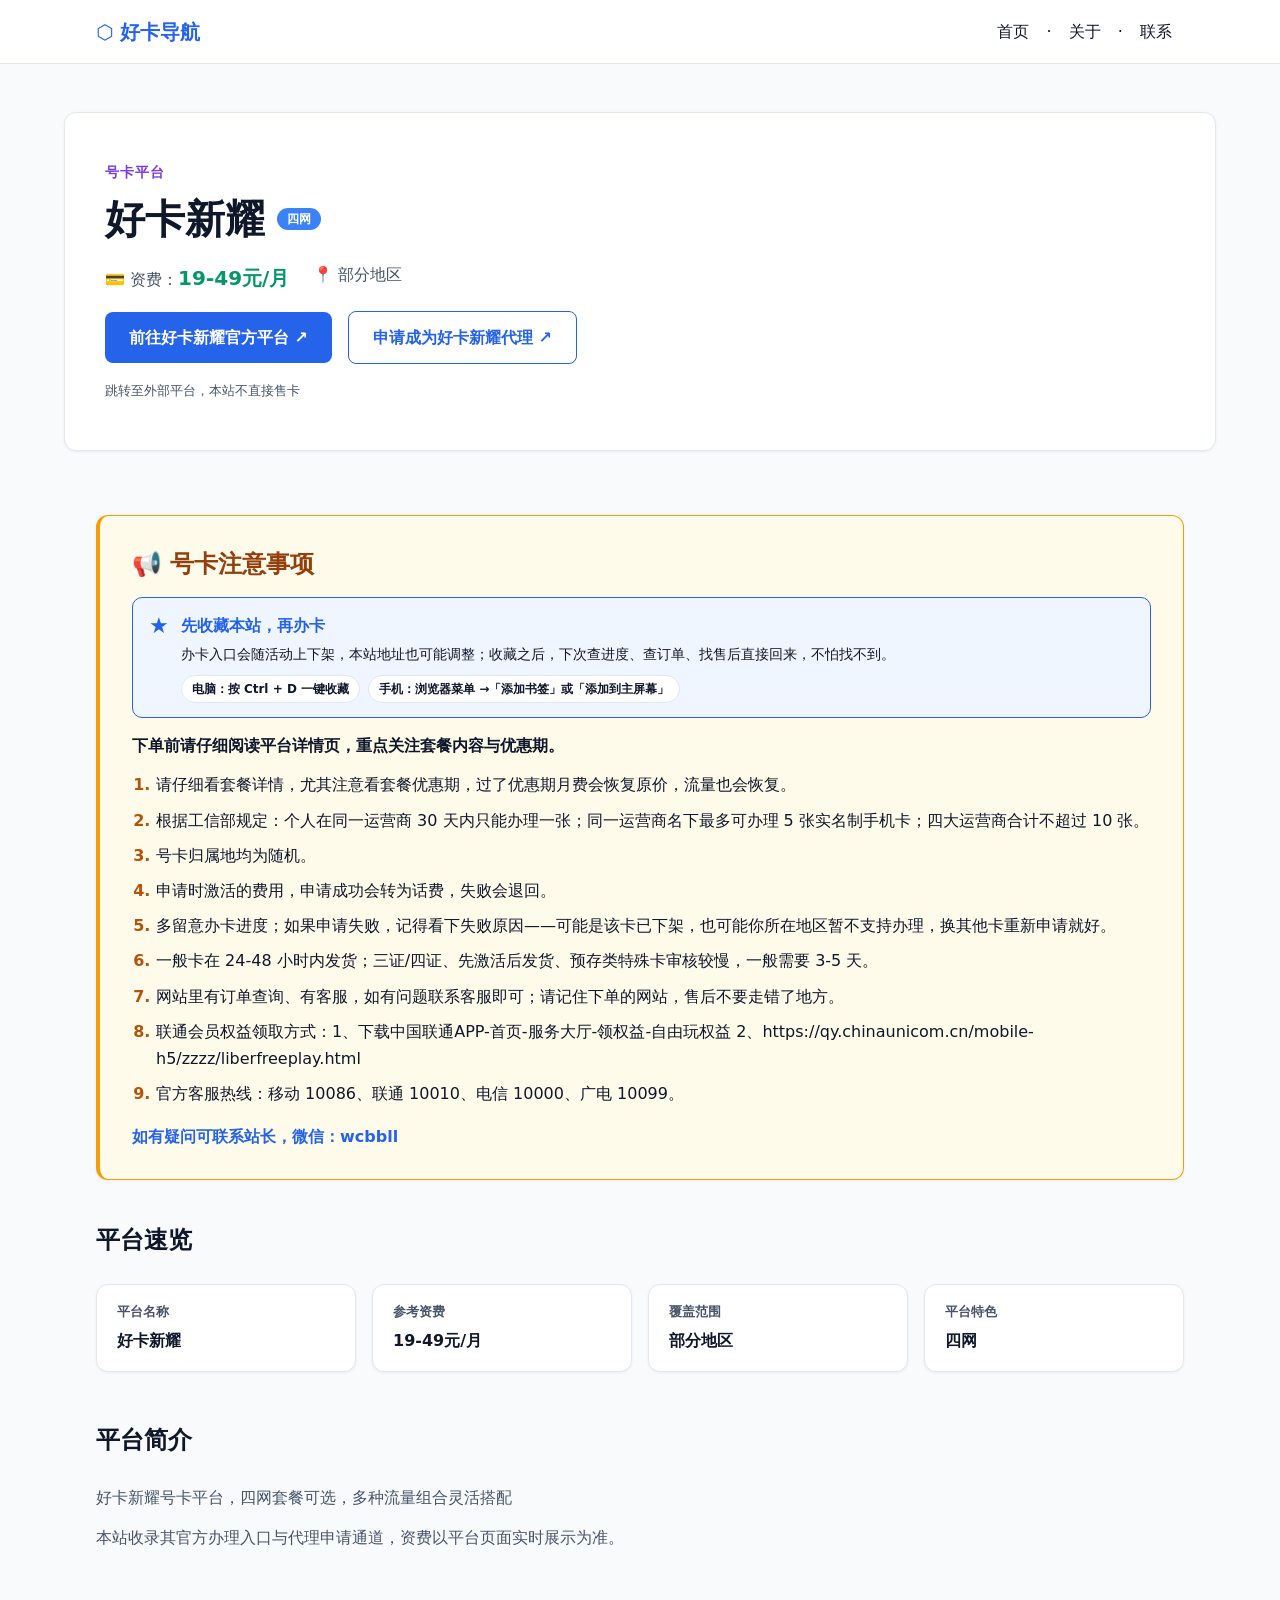
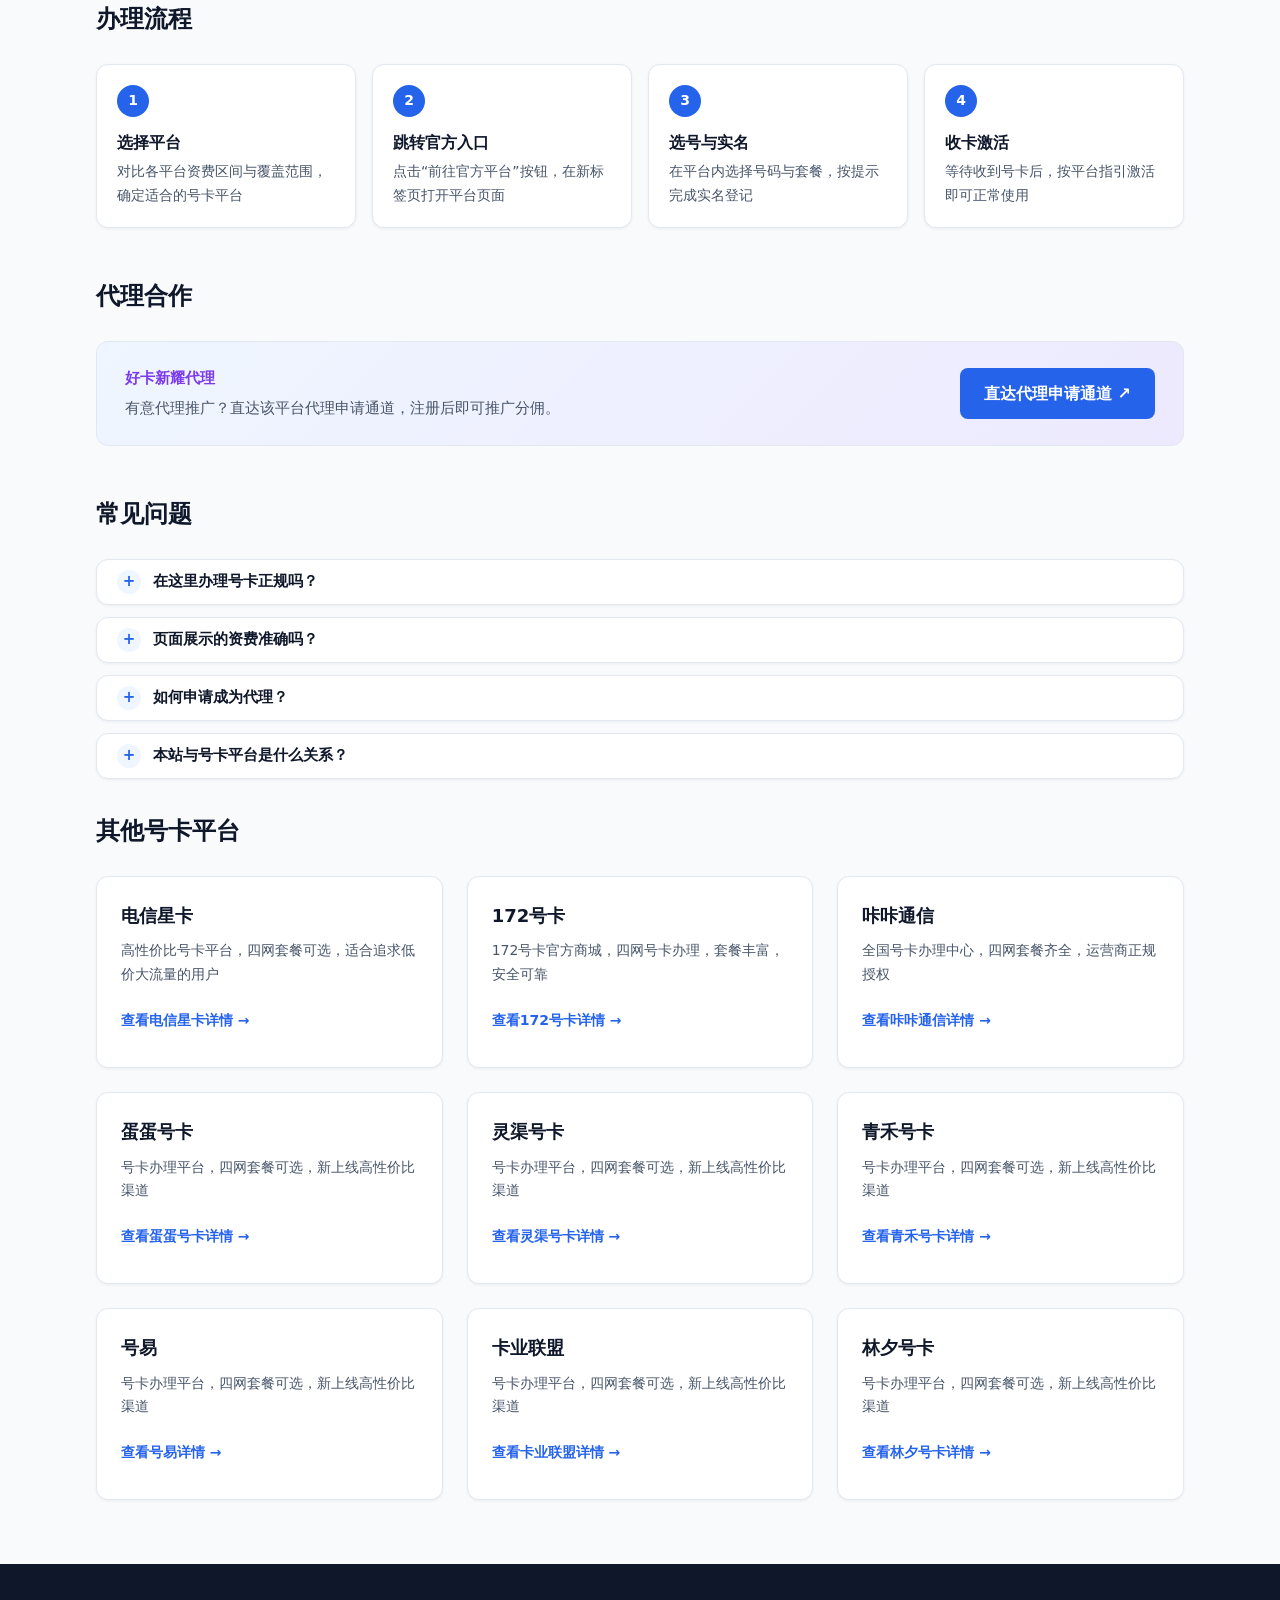
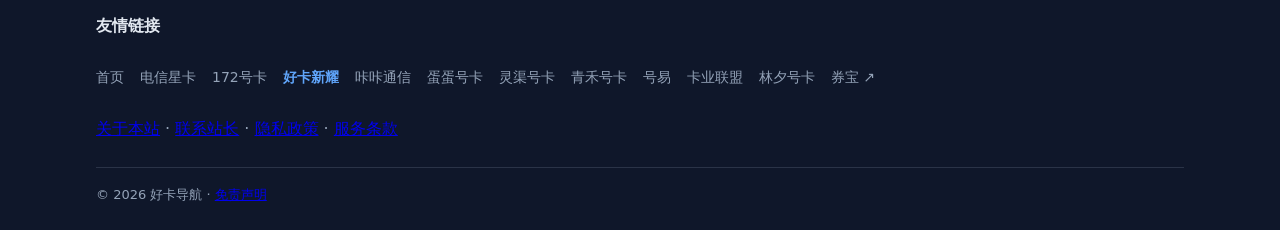
<file: card/haoka-xinyao.html>
<!DOCTYPE html>
<html lang="zh-CN">
<head>
<meta charset="UTF-8">
<meta name="viewport" content="width=device-width, initial-scale=1">
<title>好卡新耀流量卡怎么样？19-49元/月资费详情与办理入口 - 好卡导航</title>
<meta name="description" content="好卡新耀流量卡资费 19-49元/月，好卡新耀号卡平台，四网套餐可选，多种流量组合灵活搭配。提供官方办理入口与代理申请通道。">
<meta name="keywords" content="好卡新耀流量卡,好卡新耀办理入口,19-49元/月流量卡,好卡新耀怎么样,正规流量卡,流量卡资费,号卡代理申请,流量卡办理,手机卡办理,大流量卡推荐,低月租流量卡,全国流量卡,流量卡比价">
<meta name="robots" content="index, follow">
<meta name="author" content="好卡导航团队">
<meta name="datePublished" content="2026-10-22">
<meta name="dateModified" content="2026-10-27">
<link rel="canonical" href="https://haoka17.github.io/card/haoka-xinyao.html">
<meta property="og:type" content="website">
<meta property="og:site_name" content="好卡导航">
<meta property="og:locale" content="zh_CN">
<meta property="og:title" content="好卡新耀流量卡怎么样？19-49元/月资费详情与办理入口 - 好卡导航">
<meta property="og:description" content="好卡新耀流量卡资费 19-49元/月，好卡新耀号卡平台，四网套餐可选，多种流量组合灵活搭配。提供官方办理入口与代理申请通道。">
<meta property="og:url" content="https://haoka17.github.io/card/haoka-xinyao.html">
<meta property="og:image" content="https://haoka17.github.io/assets/img/og-default.png">
<meta name="twitter:card" content="summary_large_image">
<link rel="icon" href="../assets/img/favicon.svg" type="image/svg+xml">
<link rel="icon" href="../assets/img/favicon-32.png" type="image/png" sizes="32x32">
<link rel="icon" href="../assets/img/favicon-16.png" type="image/png" sizes="16x16">
<link rel="apple-touch-icon" href="../assets/img/apple-touch-icon.png">
<link rel="stylesheet" href="../assets/css/style.css">
<script type="application/ld+json">{"@context":"https://schema.org","@graph":[{"@type":"Organization","@id":"https://haoka17.github.io/#organization","name":"好卡导航","alternateName":"好卡导航站","url":"https://haoka17.github.io/","logo":{"@type":"ImageObject","url":"https://haoka17.github.io/assets/img/og-default.png"},"sameAs":["https://github.com/haoka17"],"contactPoint":{"@type":"ContactPoint","contactType":"customer support","name":"站长微信：wcbbll"}},{"@type":"WebPage","@id":"https://haoka17.github.io/card/haoka-xinyao.html#webpage","url":"https://haoka17.github.io/card/haoka-xinyao.html","name":"好卡新耀流量卡怎么样？19-49元/月资费详情与办理入口","description":"好卡新耀流量卡资费 19-49元/月，好卡新耀号卡平台，四网套餐可选，多种流量组合灵活搭配。提供官方办理入口与代理申请通道。","inLanguage":"zh-CN","isPartOf":{"@id":"https://haoka17.github.io/#website"},"author":{"@id":"https://haoka17.github.io/#organization"},"datePublished":"2026-10-22","dateModified":"2026-10-27","about":{"@type":"Product","name":"好卡新耀流量卡","offers":{"@type":"AggregateOffer","priceCurrency":"CNY","lowPrice":19,"highPrice":49,"offerCount":1}}},{"@type":"ItemList","@id":"https://haoka17.github.io/card/haoka-xinyao.html#entrylist","name":"好卡新耀外部入口","itemListElement":[{"@type":"ListItem","position":1,"name":"前往好卡新耀官方平台","url":"https://www.haokaxinyao.com/#/pages/sales_index/my_store?mall_id=A3uqdWKQRcA9Gpw0Ae2M5Q%3D%3D"},{"@type":"ListItem","position":2,"name":"申请成为好卡新耀代理","url":"https://s.haokavip.com/u/4714419"}]}]}</script>
</head>
<body>
<a class="skip-link" href="#main" title="跳到主要内容">跳到主要内容</a>
<header class="site-header">
  <div class="container header-inner">
    <a class="logo" href="../index.html" title="返回首页">⬡ 好卡导航</a>
    <nav aria-label="主导航"><a href="../index.html" title="返回首页">首页</a> · <a href="../index.html#about" title="关于本站">关于</a> · <a href="../index.html#contact" title="联系站长">联系</a></nav>
  </div>
</header>
<main id="main">
<section class="card-detail">
  <div class="container card-detail-inner">
    <p class="eyebrow">号卡平台</p>
    <div class="card-detail-title">
      <h1>好卡新耀</h1>
      <span class="badge badge-quad">四网</span>
    </div>
    <ul class="meta-row">
      <li>💳 资费：<strong class="price">19-49元/月</strong></li>
      <li>📍 部分地区</li>
    </ul>
    <div class="cta-group">
      <a class="btn btn-primary" href="https://www.haokaxinyao.com/#/pages/sales_index/my_store?mall_id=A3uqdWKQRcA9Gpw0Ae2M5Q%3D%3D" target="_blank" rel="sponsored nofollow noopener noreferrer" title="前往好卡新耀官方平台">前往好卡新耀官方平台 ↗</a>
      <a class="btn btn-secondary" href="https://s.haokavip.com/u/4714419" target="_blank" rel="sponsored nofollow noopener noreferrer" title="申请成为好卡新耀代理">申请成为好卡新耀代理 ↗</a>
    </div>
    <p class="note">跳转至外部平台，本站不直接售卡</p>
  </div>
</section>
<section class="notice-section" aria-labelledby="notice-title">
  <div class="container">
    <div class="notice-card">
      <h2 id="notice-title">📢 号卡注意事项</h2>
      <aside class="notice-bookmark" aria-label="收藏本站提醒">
        <span class="bookmark-star" aria-hidden="true">★</span>
        <div class="bookmark-body">
          <p class="bookmark-title">先收藏本站，再办卡</p>
          <p class="bookmark-text">办卡入口会随活动上下架，本站地址也可能调整；收藏之后，下次查进度、查订单、找售后直接回来，不怕找不到。</p>
          <p class="bookmark-how">
            <span class="bookmark-how-item">电脑：按 Ctrl + D 一键收藏</span>
            <span class="bookmark-how-item">手机：浏览器菜单 →「添加书签」或「添加到主屏幕」</span>
          </p>
        </div>
      </aside>
      <p class="notice-lead">下单前请仔细阅读平台详情页，重点关注套餐内容与优惠期。</p>
      <ol class="notice-list">
      <li>请仔细看套餐详情，尤其注意看套餐优惠期，过了优惠期月费会恢复原价，流量也会恢复。</li>
      <li>根据工信部规定：个人在同一运营商 30 天内只能办理一张；同一运营商名下最多可办理 5 张实名制手机卡；四大运营商合计不超过 10 张。</li>
      <li>号卡归属地均为随机。</li>
      <li>申请时激活的费用，申请成功会转为话费，失败会退回。</li>
      <li>多留意办卡进度；如果申请失败，记得看下失败原因——可能是该卡已下架，也可能你所在地区暂不支持办理，换其他卡重新申请就好。</li>
      <li>一般卡在 24-48 小时内发货；三证/四证、先激活后发货、预存类特殊卡审核较慢，一般需要 3-5 天。</li>
      <li>网站里有订单查询、有客服，如有问题联系客服即可；请记住下单的网站，售后不要走错了地方。</li>
      <li>联通会员权益领取方式：1、下载中国联通APP-首页-服务大厅-领权益-自由玩权益 2、https://qy.chinaunicom.cn/mobile-h5/zzzz/liberfreeplay.html</li>
      <li>官方客服热线：移动 10086、联通 10010、电信 10000、广电 10099。</li>
      </ol>
      <p class="notice-contact">如有疑问可联系站长，微信：wcbbll</p>
    </div>
  </div>
</section>
<section class="card-extra">
  <div class="container">
    <section class="extra-block">
      <h2>平台速览</h2>
      <dl class="spec-grid">
      <div class="spec-item">
        <dt>平台名称</dt>
        <dd>好卡新耀</dd>
      </div>
      <div class="spec-item">
        <dt>参考资费</dt>
        <dd>19-49元/月</dd>
      </div>
      <div class="spec-item">
        <dt>覆盖范围</dt>
        <dd>部分地区</dd>
      </div>
      <div class="spec-item">
        <dt>平台特色</dt>
        <dd>四网</dd>
      </div>
      </dl>
    </section>
    <section class="extra-block">
      <h2>平台简介</h2>
      <div class="platform-intro">
        <p>好卡新耀号卡平台，四网套餐可选，多种流量组合灵活搭配</p>
        <p>本站收录其官方办理入口与代理申请通道，资费以平台页面实时展示为准。</p>
      </div>
    </section>
    <section class="extra-block">
      <h2>办理流程</h2>
      <ol class="steps">
      <li class="step">
        <span class="step-num" aria-hidden="true">1</span>
        <div class="step-body">
          <h3>选择平台</h3>
          <p>对比各平台资费区间与覆盖范围，确定适合的号卡平台</p>
        </div>
      </li>
      <li class="step">
        <span class="step-num" aria-hidden="true">2</span>
        <div class="step-body">
          <h3>跳转官方入口</h3>
          <p>点击“前往官方平台”按钮，在新标签页打开平台页面</p>
        </div>
      </li>
      <li class="step">
        <span class="step-num" aria-hidden="true">3</span>
        <div class="step-body">
          <h3>选号与实名</h3>
          <p>在平台内选择号码与套餐，按提示完成实名登记</p>
        </div>
      </li>
      <li class="step">
        <span class="step-num" aria-hidden="true">4</span>
        <div class="step-body">
          <h3>收卡激活</h3>
          <p>等待收到号卡后，按平台指引激活即可正常使用</p>
        </div>
      </li>
      </ol>
    </section>
    <section class="extra-block">
      <h2>代理合作</h2>
      <div class="agent-card">
        <div class="agent-card-body">
          <p class="agent-card-name">好卡新耀代理</p>
          <p class="agent-card-desc">有意代理推广？直达该平台代理申请通道，注册后即可推广分佣。</p>
        </div>
        <a class="btn btn-primary agent-card-cta" href="https://s.haokavip.com/u/4714419" target="_blank" rel="sponsored nofollow noopener noreferrer" title="直达代理申请通道">直达代理申请通道 ↗</a>
      </div>
    </section>
    <section class="extra-block">
      <h2>常见问题</h2>
      <div class="faq">
      <details class="faq-item">
        <summary>在这里办理号卡正规吗？</summary>
        <p>本站是导航站，不直接售卡。点击“前往好卡新耀官方平台”按钮将跳转至平台官方入口，选号、实名与付款均在平台内完成。</p>
      </details>
      <details class="faq-item">
        <summary>页面展示的资费准确吗？</summary>
        <p>页面资费区间仅供参考，实际套餐、价格与优惠以平台页面实时展示为准。</p>
      </details>
      <details class="faq-item">
        <summary>如何申请成为代理？</summary>
        <p>进入上方“代理合作”区块，点击按钮直达该平台代理申请通道，注册后即可推广分佣。</p>
      </details>
      <details class="faq-item">
        <summary>本站与号卡平台是什么关系？</summary>
        <p>本站仅收录各平台官方办理入口与代理申请通道，提供信息导航与比选服务，不参与售卡、物流与售后。</p>
      </details>
      </div>
    </section>
  </div>
</section>
<section class="related-section" aria-labelledby="related-section-title">
  <div class="container">
    <h2 id="related-section-title">其他号卡平台</h2>
    <ul class="related-grid">
      <li class="related-card">
        <h3>电信星卡</h3>
        <p class="related-desc">高性价比号卡平台，四网套餐可选，适合追求低价大流量的用户</p>
        <a class="related-link" href="dianxin-xingka.html" title="查看电信星卡详情">查看电信星卡详情 →</a>
      </li>
      <li class="related-card">
        <h3>172号卡</h3>
        <p class="related-desc">172号卡官方商城，四网号卡办理，套餐丰富，安全可靠</p>
        <a class="related-link" href="172-haoka.html" title="查看172号卡详情">查看172号卡详情 →</a>
      </li>
      <li class="related-card">
        <h3>咔咔通信</h3>
        <p class="related-desc">全国号卡办理中心，四网套餐齐全，运营商正规授权</p>
        <a class="related-link" href="kaka-tongxin.html" title="查看咔咔通信详情">查看咔咔通信详情 →</a>
      </li>
      <li class="related-card">
        <h3>蛋蛋号卡</h3>
        <p class="related-desc">号卡办理平台，四网套餐可选，新上线高性价比渠道</p>
        <a class="related-link" href="dandan-haoka.html" title="查看蛋蛋号卡详情">查看蛋蛋号卡详情 →</a>
      </li>
      <li class="related-card">
        <h3>灵渠号卡</h3>
        <p class="related-desc">号卡办理平台，四网套餐可选，新上线高性价比渠道</p>
        <a class="related-link" href="lingqu-haoka.html" title="查看灵渠号卡详情">查看灵渠号卡详情 →</a>
      </li>
      <li class="related-card">
        <h3>青禾号卡</h3>
        <p class="related-desc">号卡办理平台，四网套餐可选，新上线高性价比渠道</p>
        <a class="related-link" href="qinghe-haoka.html" title="查看青禾号卡详情">查看青禾号卡详情 →</a>
      </li>
      <li class="related-card">
        <h3>号易</h3>
        <p class="related-desc">号卡办理平台，四网套餐可选，新上线高性价比渠道</p>
        <a class="related-link" href="haoyi.html" title="查看号易详情">查看号易详情 →</a>
      </li>
      <li class="related-card">
        <h3>卡业联盟</h3>
        <p class="related-desc">号卡办理平台，四网套餐可选，新上线高性价比渠道</p>
        <a class="related-link" href="kaye-lianmeng.html" title="查看卡业联盟详情">查看卡业联盟详情 →</a>
      </li>
      <li class="related-card">
        <h3>林夕号卡</h3>
        <p class="related-desc">号卡办理平台，四网套餐可选，新上线高性价比渠道</p>
        <a class="related-link" href="linxi-haoka.html" title="查看林夕号卡详情">查看林夕号卡详情 →</a>
      </li>
    </ul>
  </div>
</section>
</main>
<footer class="site-footer">
  <div class="container">
<nav class="friend-links" aria-label="友情链接">
  <h2 class="footer-title">友情链接</h2>
  <ul>
    <li><a href="../index.html" title="返回首页">首页</a></li>
    <li><a href="dianxin-xingka.html" title="电信星卡">电信星卡</a></li>
    <li><a href="172-haoka.html" title="172号卡">172号卡</a></li>
    <li><span aria-current="page" class="current">好卡新耀</span></li>
    <li><a href="kaka-tongxin.html" title="咔咔通信">咔咔通信</a></li>
    <li><a href="dandan-haoka.html" title="蛋蛋号卡">蛋蛋号卡</a></li>
    <li><a href="lingqu-haoka.html" title="灵渠号卡">灵渠号卡</a></li>
    <li><a href="qinghe-haoka.html" title="青禾号卡">青禾号卡</a></li>
    <li><a href="haoyi.html" title="号易">号易</a></li>
    <li><a href="kaye-lianmeng.html" title="卡业联盟">卡业联盟</a></li>
    <li><a href="linxi-haoka.html" title="林夕号卡">林夕号卡</a></li>
    <li><a href="https://jdjdndn.github.io/" target="_blank" rel="noopener noreferrer" title="券宝">券宝 ↗</a></li>
  </ul>
</nav>
    <p class="footer-legal">
      <a href="../index.html#about" title="关于本站">关于本站</a> ·
      <a href="../index.html#contact" title="联系站长">联系站长</a> ·
      <a href="../index.html#privacy" title="隐私政策">隐私政策</a> ·
      <a href="../index.html#terms" title="服务条款">服务条款</a>
    </p>
    <p class="copyright">© <span data-year>2026</span> 好卡导航 · <a href="../index.html#terms" title="免责声明">免责声明</a></p>
  </div>
</footer>
<script src="../assets/js/main.js" defer></script>
</body>
</html>
</file>
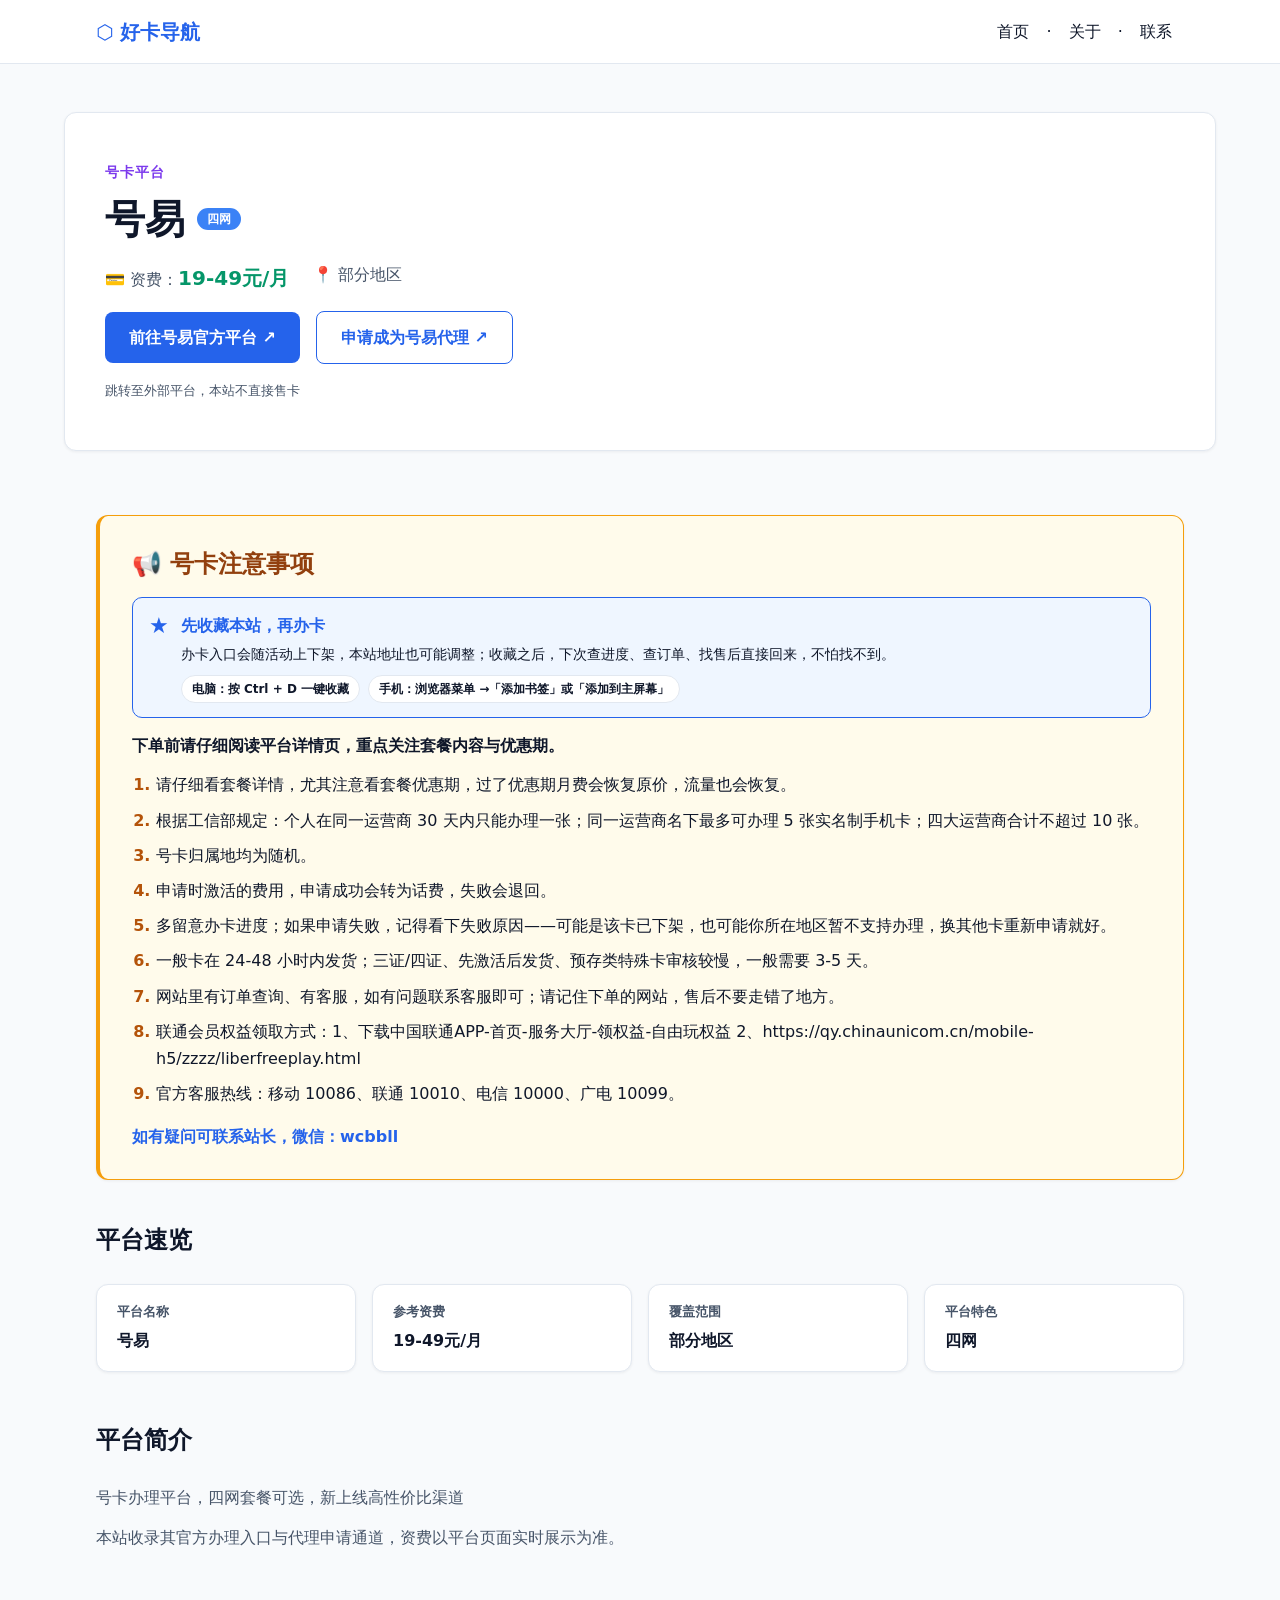
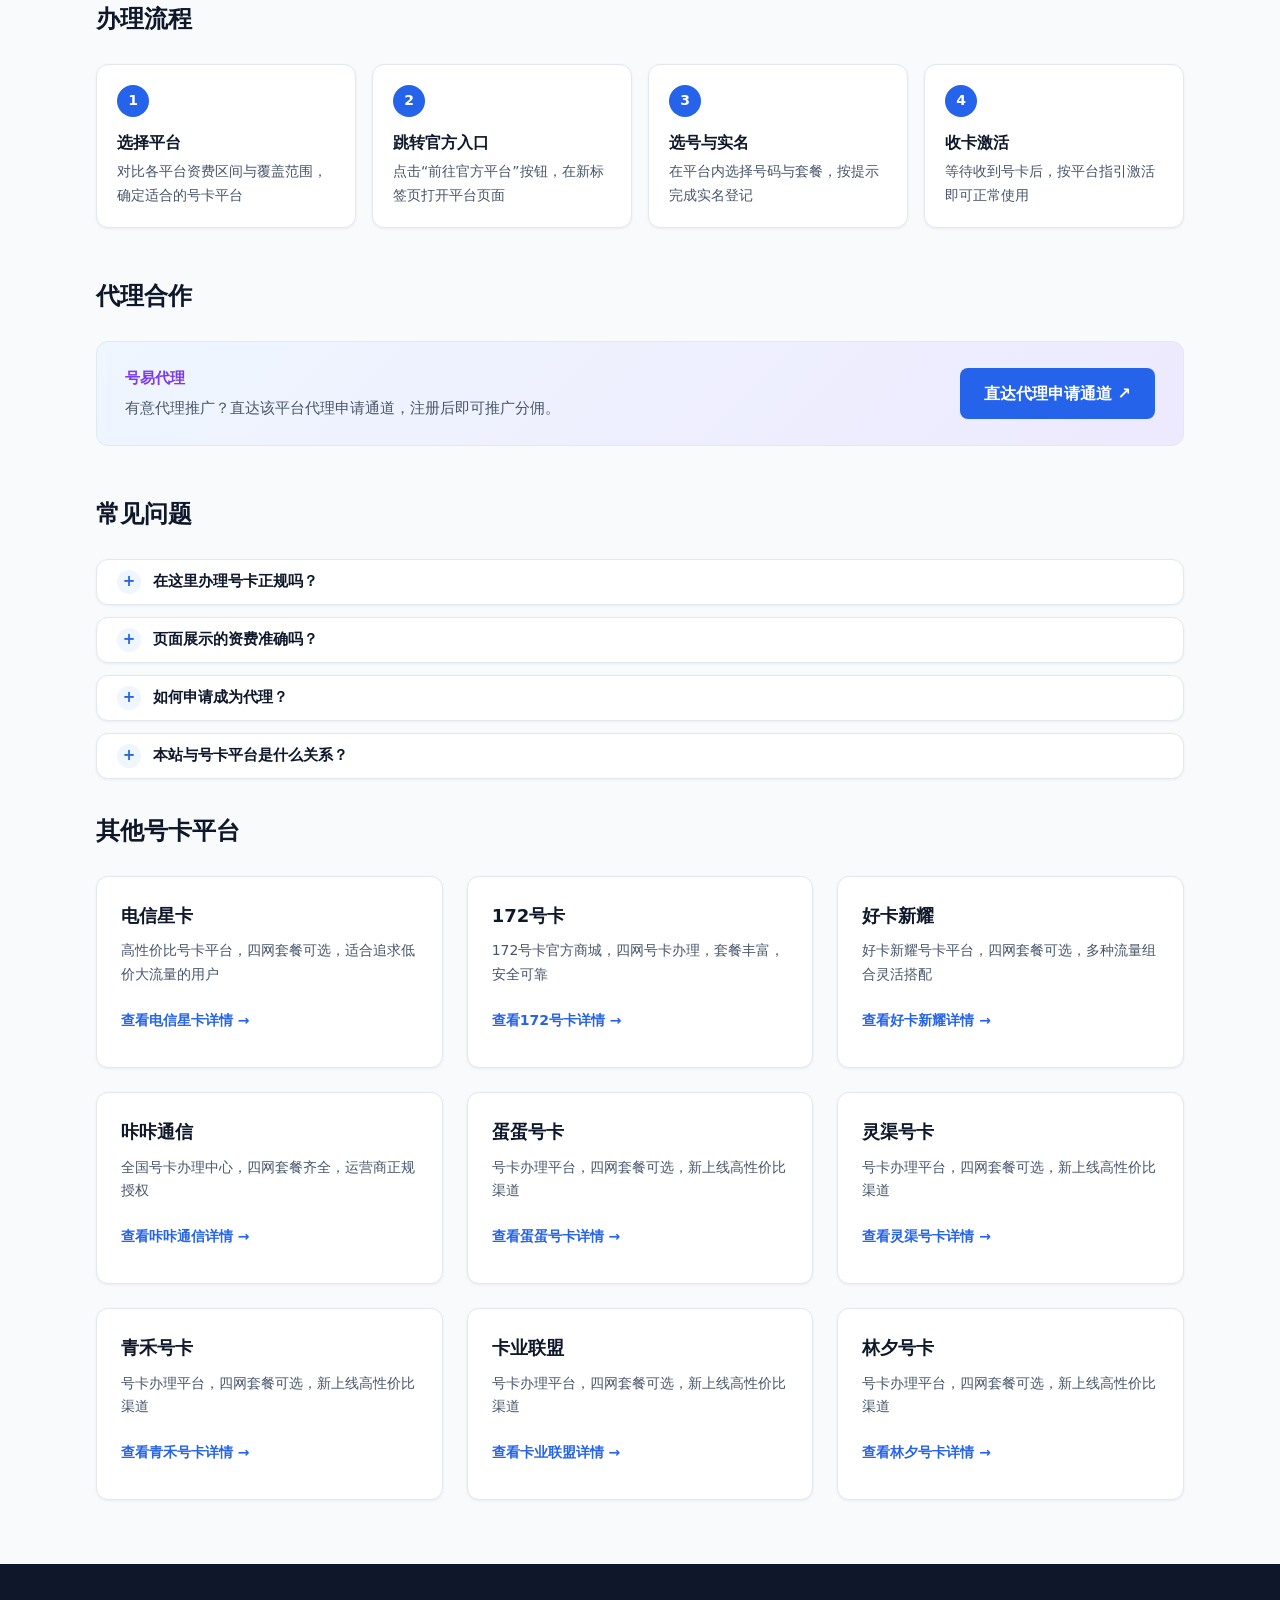
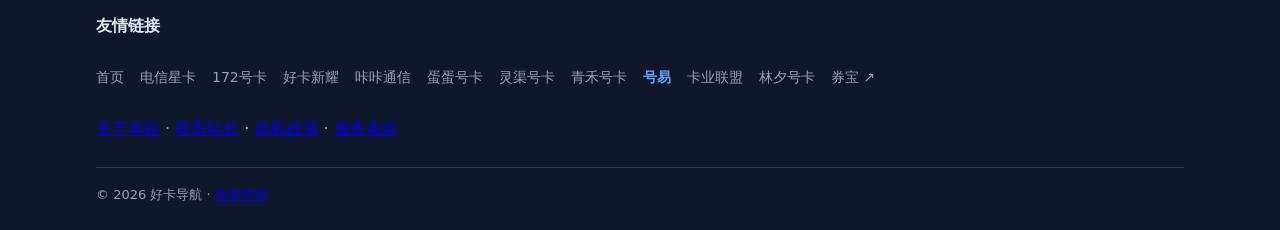
<file: card/haoyi.html>
<!DOCTYPE html>
<html lang="zh-CN">
<head>
<meta charset="UTF-8">
<meta name="viewport" content="width=device-width, initial-scale=1">
<title>号易流量卡怎么样？19-49元/月资费详情与办理入口 - 好卡导航</title>
<meta name="description" content="号易流量卡资费 19-49元/月，号卡办理平台，四网套餐可选，新上线高性价比渠道。提供官方办理入口与代理申请通道。">
<meta name="keywords" content="号易流量卡,号易办理入口,19-49元/月流量卡,号易怎么样,正规流量卡,流量卡资费,号卡代理申请,流量卡办理,手机卡办理,大流量卡推荐,低月租流量卡,全国流量卡,流量卡比价">
<meta name="robots" content="index, follow">
<meta name="author" content="好卡导航团队">
<meta name="datePublished" content="2026-10-22">
<meta name="dateModified" content="2026-10-27">
<link rel="canonical" href="https://haoka17.github.io/card/haoyi.html">
<meta property="og:type" content="website">
<meta property="og:site_name" content="好卡导航">
<meta property="og:locale" content="zh_CN">
<meta property="og:title" content="号易流量卡怎么样？19-49元/月资费详情与办理入口 - 好卡导航">
<meta property="og:description" content="号易流量卡资费 19-49元/月，号卡办理平台，四网套餐可选，新上线高性价比渠道。提供官方办理入口与代理申请通道。">
<meta property="og:url" content="https://haoka17.github.io/card/haoyi.html">
<meta property="og:image" content="https://haoka17.github.io/assets/img/og-default.png">
<meta name="twitter:card" content="summary_large_image">
<link rel="icon" href="../assets/img/favicon.svg" type="image/svg+xml">
<link rel="icon" href="../assets/img/favicon-32.png" type="image/png" sizes="32x32">
<link rel="icon" href="../assets/img/favicon-16.png" type="image/png" sizes="16x16">
<link rel="apple-touch-icon" href="../assets/img/apple-touch-icon.png">
<link rel="stylesheet" href="../assets/css/style.css">
<script type="application/ld+json">{"@context":"https://schema.org","@graph":[{"@type":"Organization","@id":"https://haoka17.github.io/#organization","name":"好卡导航","alternateName":"好卡导航站","url":"https://haoka17.github.io/","logo":{"@type":"ImageObject","url":"https://haoka17.github.io/assets/img/og-default.png"},"sameAs":["https://github.com/haoka17"],"contactPoint":{"@type":"ContactPoint","contactType":"customer support","name":"站长微信：wcbbll"}},{"@type":"WebPage","@id":"https://haoka17.github.io/card/haoyi.html#webpage","url":"https://haoka17.github.io/card/haoyi.html","name":"号易流量卡怎么样？19-49元/月资费详情与办理入口","description":"号易流量卡资费 19-49元/月，号卡办理平台，四网套餐可选，新上线高性价比渠道。提供官方办理入口与代理申请通道。","inLanguage":"zh-CN","isPartOf":{"@id":"https://haoka17.github.io/#website"},"author":{"@id":"https://haoka17.github.io/#organization"},"datePublished":"2026-10-22","dateModified":"2026-10-27","about":{"@type":"Product","name":"号易流量卡","offers":{"@type":"AggregateOffer","priceCurrency":"CNY","lowPrice":19,"highPrice":49,"offerCount":1}}},{"@type":"ItemList","@id":"https://haoka17.github.io/card/haoyi.html#entrylist","name":"号易外部入口","itemListElement":[{"@type":"ListItem","position":1,"name":"前往号易官方平台","url":"https://tui.haozhuan.vip/#/pages/micro_store/index?agent_id=9d60421234f3fede2210db56129c38e0"},{"@type":"ListItem","position":2,"name":"申请成为号易代理","url":"https://tui.haozhuan.vip/#/pages/public/register?code=10462016"}]}]}</script>
</head>
<body>
<a class="skip-link" href="#main" title="跳到主要内容">跳到主要内容</a>
<header class="site-header">
  <div class="container header-inner">
    <a class="logo" href="../index.html" title="返回首页">⬡ 好卡导航</a>
    <nav aria-label="主导航"><a href="../index.html" title="返回首页">首页</a> · <a href="../index.html#about" title="关于本站">关于</a> · <a href="../index.html#contact" title="联系站长">联系</a></nav>
  </div>
</header>
<main id="main">
<section class="card-detail">
  <div class="container card-detail-inner">
    <p class="eyebrow">号卡平台</p>
    <div class="card-detail-title">
      <h1>号易</h1>
      <span class="badge badge-quad">四网</span>
    </div>
    <ul class="meta-row">
      <li>💳 资费：<strong class="price">19-49元/月</strong></li>
      <li>📍 部分地区</li>
    </ul>
    <div class="cta-group">
      <a class="btn btn-primary" href="https://tui.haozhuan.vip/#/pages/micro_store/index?agent_id=9d60421234f3fede2210db56129c38e0" target="_blank" rel="sponsored nofollow noopener noreferrer" title="前往号易官方平台">前往号易官方平台 ↗</a>
      <a class="btn btn-secondary" href="https://tui.haozhuan.vip/#/pages/public/register?code=10462016" target="_blank" rel="sponsored nofollow noopener noreferrer" title="申请成为号易代理">申请成为号易代理 ↗</a>
    </div>
    <p class="note">跳转至外部平台，本站不直接售卡</p>
  </div>
</section>
<section class="notice-section" aria-labelledby="notice-title">
  <div class="container">
    <div class="notice-card">
      <h2 id="notice-title">📢 号卡注意事项</h2>
      <aside class="notice-bookmark" aria-label="收藏本站提醒">
        <span class="bookmark-star" aria-hidden="true">★</span>
        <div class="bookmark-body">
          <p class="bookmark-title">先收藏本站，再办卡</p>
          <p class="bookmark-text">办卡入口会随活动上下架，本站地址也可能调整；收藏之后，下次查进度、查订单、找售后直接回来，不怕找不到。</p>
          <p class="bookmark-how">
            <span class="bookmark-how-item">电脑：按 Ctrl + D 一键收藏</span>
            <span class="bookmark-how-item">手机：浏览器菜单 →「添加书签」或「添加到主屏幕」</span>
          </p>
        </div>
      </aside>
      <p class="notice-lead">下单前请仔细阅读平台详情页，重点关注套餐内容与优惠期。</p>
      <ol class="notice-list">
      <li>请仔细看套餐详情，尤其注意看套餐优惠期，过了优惠期月费会恢复原价，流量也会恢复。</li>
      <li>根据工信部规定：个人在同一运营商 30 天内只能办理一张；同一运营商名下最多可办理 5 张实名制手机卡；四大运营商合计不超过 10 张。</li>
      <li>号卡归属地均为随机。</li>
      <li>申请时激活的费用，申请成功会转为话费，失败会退回。</li>
      <li>多留意办卡进度；如果申请失败，记得看下失败原因——可能是该卡已下架，也可能你所在地区暂不支持办理，换其他卡重新申请就好。</li>
      <li>一般卡在 24-48 小时内发货；三证/四证、先激活后发货、预存类特殊卡审核较慢，一般需要 3-5 天。</li>
      <li>网站里有订单查询、有客服，如有问题联系客服即可；请记住下单的网站，售后不要走错了地方。</li>
      <li>联通会员权益领取方式：1、下载中国联通APP-首页-服务大厅-领权益-自由玩权益 2、https://qy.chinaunicom.cn/mobile-h5/zzzz/liberfreeplay.html</li>
      <li>官方客服热线：移动 10086、联通 10010、电信 10000、广电 10099。</li>
      </ol>
      <p class="notice-contact">如有疑问可联系站长，微信：wcbbll</p>
    </div>
  </div>
</section>
<section class="card-extra">
  <div class="container">
    <section class="extra-block">
      <h2>平台速览</h2>
      <dl class="spec-grid">
      <div class="spec-item">
        <dt>平台名称</dt>
        <dd>号易</dd>
      </div>
      <div class="spec-item">
        <dt>参考资费</dt>
        <dd>19-49元/月</dd>
      </div>
      <div class="spec-item">
        <dt>覆盖范围</dt>
        <dd>部分地区</dd>
      </div>
      <div class="spec-item">
        <dt>平台特色</dt>
        <dd>四网</dd>
      </div>
      </dl>
    </section>
    <section class="extra-block">
      <h2>平台简介</h2>
      <div class="platform-intro">
        <p>号卡办理平台，四网套餐可选，新上线高性价比渠道</p>
        <p>本站收录其官方办理入口与代理申请通道，资费以平台页面实时展示为准。</p>
      </div>
    </section>
    <section class="extra-block">
      <h2>办理流程</h2>
      <ol class="steps">
      <li class="step">
        <span class="step-num" aria-hidden="true">1</span>
        <div class="step-body">
          <h3>选择平台</h3>
          <p>对比各平台资费区间与覆盖范围，确定适合的号卡平台</p>
        </div>
      </li>
      <li class="step">
        <span class="step-num" aria-hidden="true">2</span>
        <div class="step-body">
          <h3>跳转官方入口</h3>
          <p>点击“前往官方平台”按钮，在新标签页打开平台页面</p>
        </div>
      </li>
      <li class="step">
        <span class="step-num" aria-hidden="true">3</span>
        <div class="step-body">
          <h3>选号与实名</h3>
          <p>在平台内选择号码与套餐，按提示完成实名登记</p>
        </div>
      </li>
      <li class="step">
        <span class="step-num" aria-hidden="true">4</span>
        <div class="step-body">
          <h3>收卡激活</h3>
          <p>等待收到号卡后，按平台指引激活即可正常使用</p>
        </div>
      </li>
      </ol>
    </section>
    <section class="extra-block">
      <h2>代理合作</h2>
      <div class="agent-card">
        <div class="agent-card-body">
          <p class="agent-card-name">号易代理</p>
          <p class="agent-card-desc">有意代理推广？直达该平台代理申请通道，注册后即可推广分佣。</p>
        </div>
        <a class="btn btn-primary agent-card-cta" href="https://tui.haozhuan.vip/#/pages/public/register?code=10462016" target="_blank" rel="sponsored nofollow noopener noreferrer" title="直达代理申请通道">直达代理申请通道 ↗</a>
      </div>
    </section>
    <section class="extra-block">
      <h2>常见问题</h2>
      <div class="faq">
      <details class="faq-item">
        <summary>在这里办理号卡正规吗？</summary>
        <p>本站是导航站，不直接售卡。点击“前往号易官方平台”按钮将跳转至平台官方入口，选号、实名与付款均在平台内完成。</p>
      </details>
      <details class="faq-item">
        <summary>页面展示的资费准确吗？</summary>
        <p>页面资费区间仅供参考，实际套餐、价格与优惠以平台页面实时展示为准。</p>
      </details>
      <details class="faq-item">
        <summary>如何申请成为代理？</summary>
        <p>进入上方“代理合作”区块，点击按钮直达该平台代理申请通道，注册后即可推广分佣。</p>
      </details>
      <details class="faq-item">
        <summary>本站与号卡平台是什么关系？</summary>
        <p>本站仅收录各平台官方办理入口与代理申请通道，提供信息导航与比选服务，不参与售卡、物流与售后。</p>
      </details>
      </div>
    </section>
  </div>
</section>
<section class="related-section" aria-labelledby="related-section-title">
  <div class="container">
    <h2 id="related-section-title">其他号卡平台</h2>
    <ul class="related-grid">
      <li class="related-card">
        <h3>电信星卡</h3>
        <p class="related-desc">高性价比号卡平台，四网套餐可选，适合追求低价大流量的用户</p>
        <a class="related-link" href="dianxin-xingka.html" title="查看电信星卡详情">查看电信星卡详情 →</a>
      </li>
      <li class="related-card">
        <h3>172号卡</h3>
        <p class="related-desc">172号卡官方商城，四网号卡办理，套餐丰富，安全可靠</p>
        <a class="related-link" href="172-haoka.html" title="查看172号卡详情">查看172号卡详情 →</a>
      </li>
      <li class="related-card">
        <h3>好卡新耀</h3>
        <p class="related-desc">好卡新耀号卡平台，四网套餐可选，多种流量组合灵活搭配</p>
        <a class="related-link" href="haoka-xinyao.html" title="查看好卡新耀详情">查看好卡新耀详情 →</a>
      </li>
      <li class="related-card">
        <h3>咔咔通信</h3>
        <p class="related-desc">全国号卡办理中心，四网套餐齐全，运营商正规授权</p>
        <a class="related-link" href="kaka-tongxin.html" title="查看咔咔通信详情">查看咔咔通信详情 →</a>
      </li>
      <li class="related-card">
        <h3>蛋蛋号卡</h3>
        <p class="related-desc">号卡办理平台，四网套餐可选，新上线高性价比渠道</p>
        <a class="related-link" href="dandan-haoka.html" title="查看蛋蛋号卡详情">查看蛋蛋号卡详情 →</a>
      </li>
      <li class="related-card">
        <h3>灵渠号卡</h3>
        <p class="related-desc">号卡办理平台，四网套餐可选，新上线高性价比渠道</p>
        <a class="related-link" href="lingqu-haoka.html" title="查看灵渠号卡详情">查看灵渠号卡详情 →</a>
      </li>
      <li class="related-card">
        <h3>青禾号卡</h3>
        <p class="related-desc">号卡办理平台，四网套餐可选，新上线高性价比渠道</p>
        <a class="related-link" href="qinghe-haoka.html" title="查看青禾号卡详情">查看青禾号卡详情 →</a>
      </li>
      <li class="related-card">
        <h3>卡业联盟</h3>
        <p class="related-desc">号卡办理平台，四网套餐可选，新上线高性价比渠道</p>
        <a class="related-link" href="kaye-lianmeng.html" title="查看卡业联盟详情">查看卡业联盟详情 →</a>
      </li>
      <li class="related-card">
        <h3>林夕号卡</h3>
        <p class="related-desc">号卡办理平台，四网套餐可选，新上线高性价比渠道</p>
        <a class="related-link" href="linxi-haoka.html" title="查看林夕号卡详情">查看林夕号卡详情 →</a>
      </li>
    </ul>
  </div>
</section>
</main>
<footer class="site-footer">
  <div class="container">
<nav class="friend-links" aria-label="友情链接">
  <h2 class="footer-title">友情链接</h2>
  <ul>
    <li><a href="../index.html" title="返回首页">首页</a></li>
    <li><a href="dianxin-xingka.html" title="电信星卡">电信星卡</a></li>
    <li><a href="172-haoka.html" title="172号卡">172号卡</a></li>
    <li><a href="haoka-xinyao.html" title="好卡新耀">好卡新耀</a></li>
    <li><a href="kaka-tongxin.html" title="咔咔通信">咔咔通信</a></li>
    <li><a href="dandan-haoka.html" title="蛋蛋号卡">蛋蛋号卡</a></li>
    <li><a href="lingqu-haoka.html" title="灵渠号卡">灵渠号卡</a></li>
    <li><a href="qinghe-haoka.html" title="青禾号卡">青禾号卡</a></li>
    <li><span aria-current="page" class="current">号易</span></li>
    <li><a href="kaye-lianmeng.html" title="卡业联盟">卡业联盟</a></li>
    <li><a href="linxi-haoka.html" title="林夕号卡">林夕号卡</a></li>
    <li><a href="https://jdjdndn.github.io/" target="_blank" rel="noopener noreferrer" title="券宝">券宝 ↗</a></li>
  </ul>
</nav>
    <p class="footer-legal">
      <a href="../index.html#about" title="关于本站">关于本站</a> ·
      <a href="../index.html#contact" title="联系站长">联系站长</a> ·
      <a href="../index.html#privacy" title="隐私政策">隐私政策</a> ·
      <a href="../index.html#terms" title="服务条款">服务条款</a>
    </p>
    <p class="copyright">© <span data-year>2026</span> 好卡导航 · <a href="../index.html#terms" title="免责声明">免责声明</a></p>
  </div>
</footer>
<script src="../assets/js/main.js" defer></script>
</body>
</html>
</file>
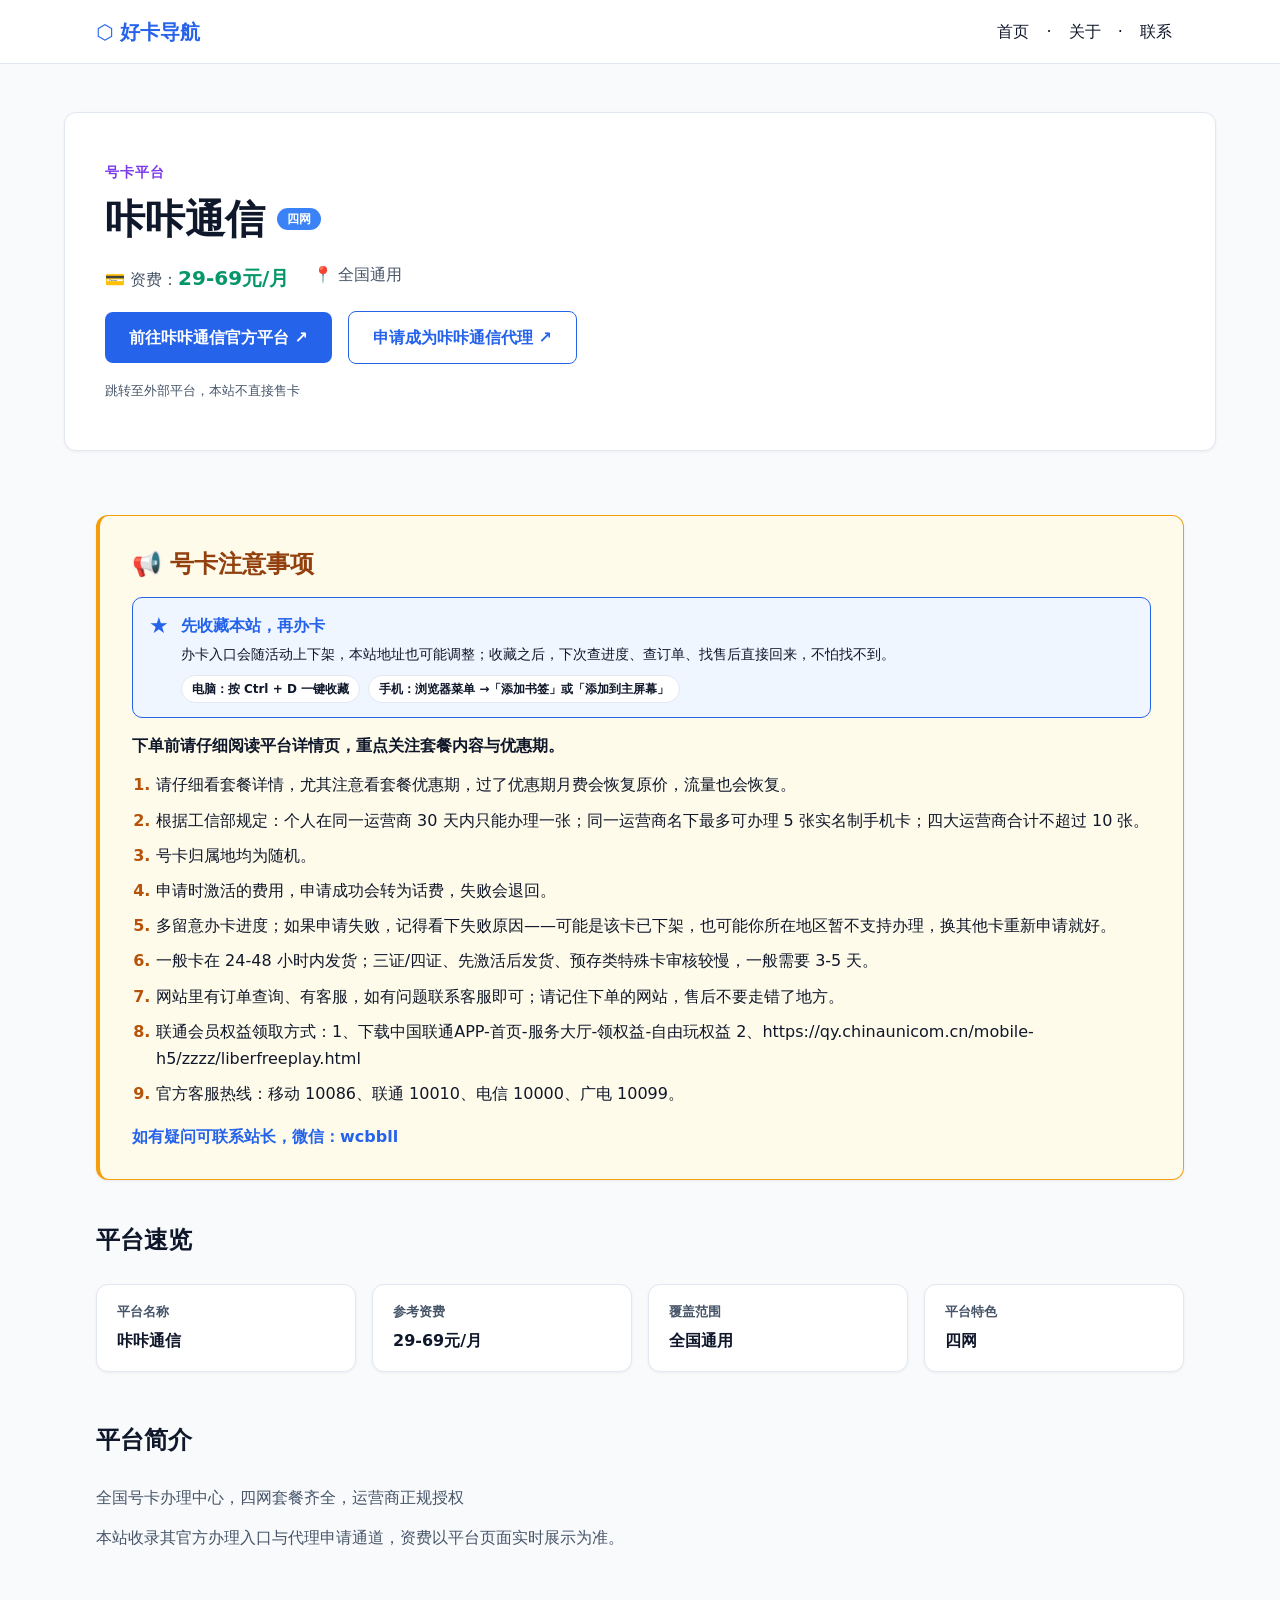
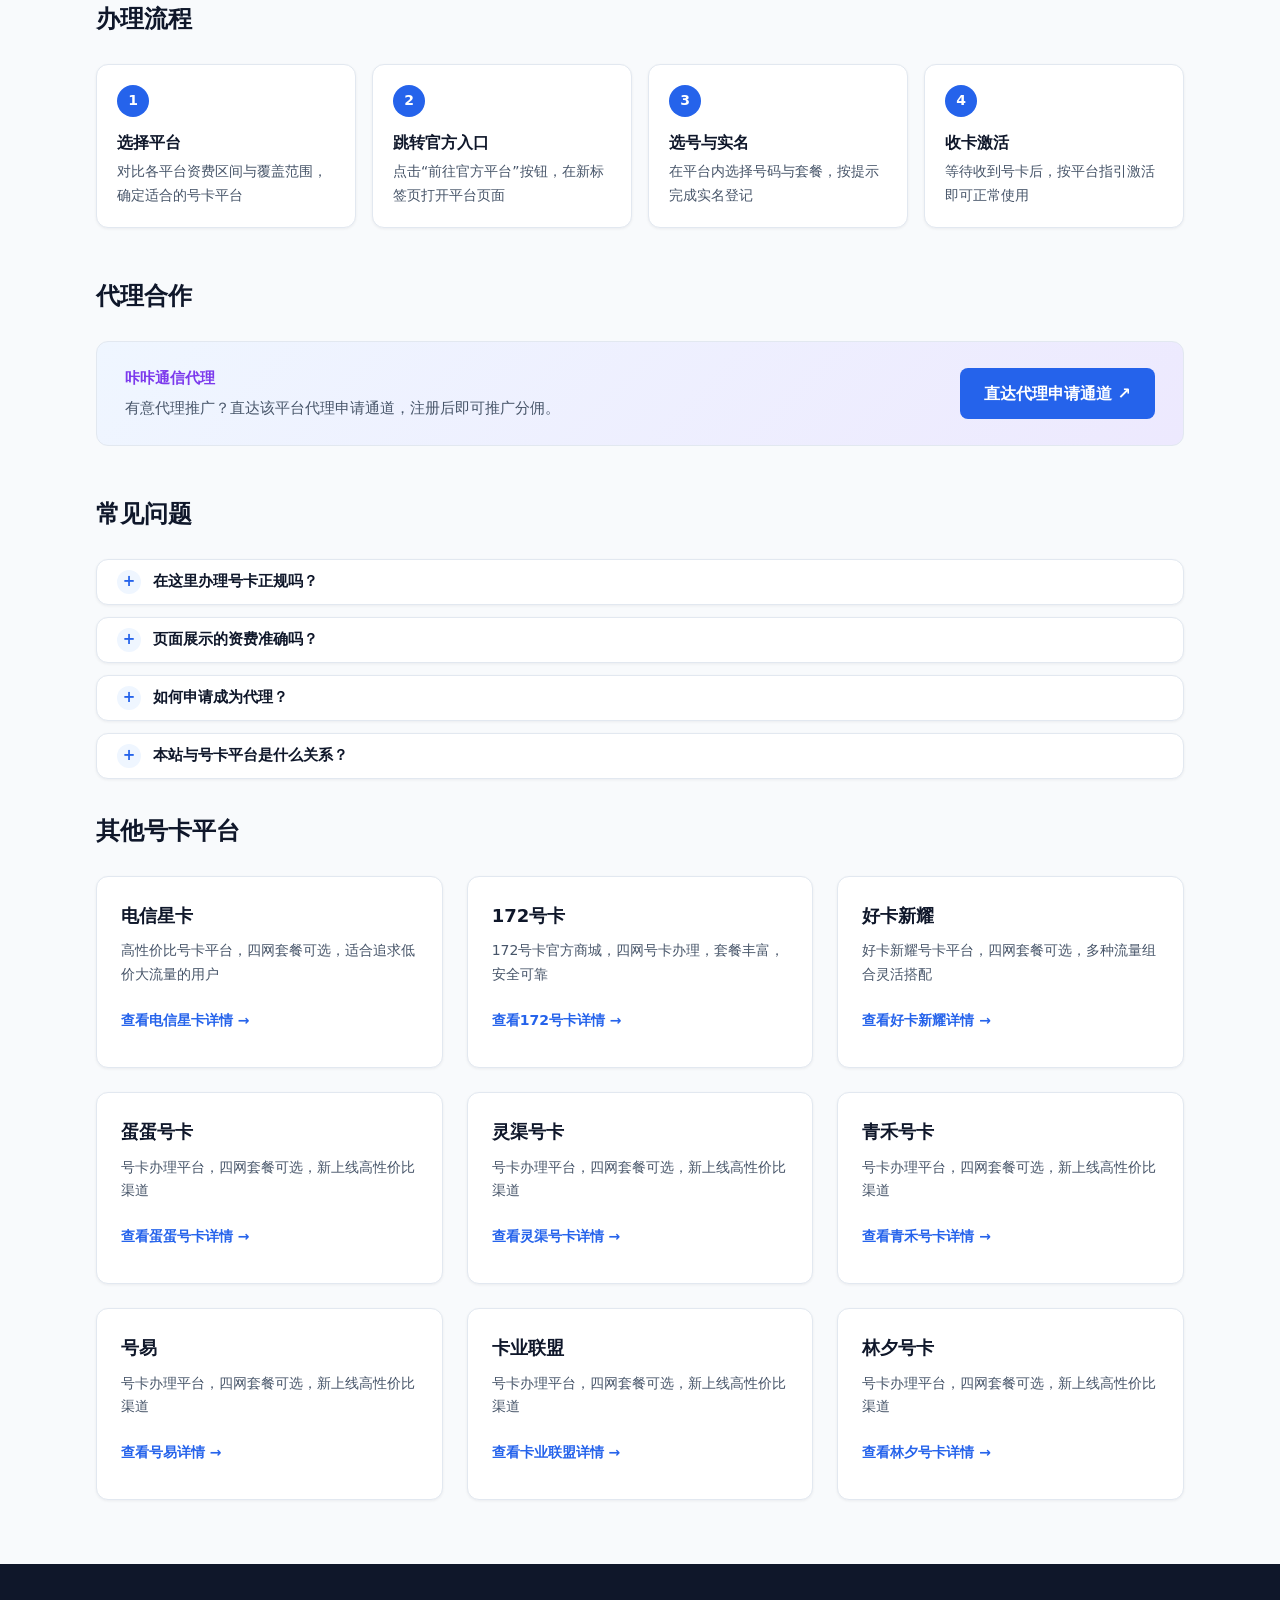
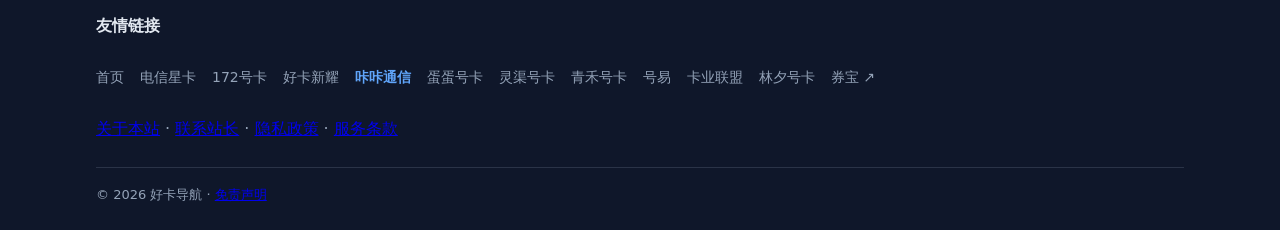
<file: card/kaka-tongxin.html>
<!DOCTYPE html>
<html lang="zh-CN">
<head>
<meta charset="UTF-8">
<meta name="viewport" content="width=device-width, initial-scale=1">
<title>咔咔通信流量卡怎么样？29-69元/月资费详情与办理入口 - 好卡导航</title>
<meta name="description" content="咔咔通信流量卡资费 29-69元/月，全国号卡办理中心，四网套餐齐全，运营商正规授权。提供官方办理入口与代理申请通道。">
<meta name="keywords" content="咔咔通信流量卡,咔咔通信办理入口,29-69元/月流量卡,咔咔通信怎么样,正规流量卡,流量卡资费,号卡代理申请,流量卡办理,手机卡办理,大流量卡推荐,低月租流量卡,全国流量卡,流量卡比价">
<meta name="robots" content="index, follow">
<meta name="author" content="好卡导航团队">
<meta name="datePublished" content="2026-10-22">
<meta name="dateModified" content="2026-10-27">
<link rel="canonical" href="https://haoka17.github.io/card/kaka-tongxin.html">
<meta property="og:type" content="website">
<meta property="og:site_name" content="好卡导航">
<meta property="og:locale" content="zh_CN">
<meta property="og:title" content="咔咔通信流量卡怎么样？29-69元/月资费详情与办理入口 - 好卡导航">
<meta property="og:description" content="咔咔通信流量卡资费 29-69元/月，全国号卡办理中心，四网套餐齐全，运营商正规授权。提供官方办理入口与代理申请通道。">
<meta property="og:url" content="https://haoka17.github.io/card/kaka-tongxin.html">
<meta property="og:image" content="https://haoka17.github.io/assets/img/og-default.png">
<meta name="twitter:card" content="summary_large_image">
<link rel="icon" href="../assets/img/favicon.svg" type="image/svg+xml">
<link rel="icon" href="../assets/img/favicon-32.png" type="image/png" sizes="32x32">
<link rel="icon" href="../assets/img/favicon-16.png" type="image/png" sizes="16x16">
<link rel="apple-touch-icon" href="../assets/img/apple-touch-icon.png">
<link rel="stylesheet" href="../assets/css/style.css">
<script type="application/ld+json">{"@context":"https://schema.org","@graph":[{"@type":"Organization","@id":"https://haoka17.github.io/#organization","name":"好卡导航","alternateName":"好卡导航站","url":"https://haoka17.github.io/","logo":{"@type":"ImageObject","url":"https://haoka17.github.io/assets/img/og-default.png"},"sameAs":["https://github.com/haoka17"],"contactPoint":{"@type":"ContactPoint","contactType":"customer support","name":"站长微信：wcbbll"}},{"@type":"WebPage","@id":"https://haoka17.github.io/card/kaka-tongxin.html#webpage","url":"https://haoka17.github.io/card/kaka-tongxin.html","name":"咔咔通信流量卡怎么样？29-69元/月资费详情与办理入口","description":"咔咔通信流量卡资费 29-69元/月，全国号卡办理中心，四网套餐齐全，运营商正规授权。提供官方办理入口与代理申请通道。","inLanguage":"zh-CN","isPartOf":{"@id":"https://haoka17.github.io/#website"},"author":{"@id":"https://haoka17.github.io/#organization"},"datePublished":"2026-10-22","dateModified":"2026-10-27","about":{"@type":"Product","name":"咔咔通信流量卡","offers":{"@type":"AggregateOffer","priceCurrency":"CNY","lowPrice":29,"highPrice":69,"offerCount":1}}},{"@type":"ItemList","@id":"https://haoka17.github.io/card/kaka-tongxin.html#entrylist","name":"咔咔通信外部入口","itemListElement":[{"@type":"ListItem","position":1,"name":"前往咔咔通信官方平台","url":"https://haoka.kakatx.com/web/#/pages/index/nationwide?token=MjY2NzIxfDE3ODk0NzE0OTcxMzdoYW9rYTY2Ng&viewRole=user"},{"@type":"ListItem","position":2,"name":"申请成为咔咔通信代理","url":"https://haoka.kakatx.com/register?inviteCode=KBOMJG1T"}]}]}</script>
</head>
<body>
<a class="skip-link" href="#main" title="跳到主要内容">跳到主要内容</a>
<header class="site-header">
  <div class="container header-inner">
    <a class="logo" href="../index.html" title="返回首页">⬡ 好卡导航</a>
    <nav aria-label="主导航"><a href="../index.html" title="返回首页">首页</a> · <a href="../index.html#about" title="关于本站">关于</a> · <a href="../index.html#contact" title="联系站长">联系</a></nav>
  </div>
</header>
<main id="main">
<section class="card-detail">
  <div class="container card-detail-inner">
    <p class="eyebrow">号卡平台</p>
    <div class="card-detail-title">
      <h1>咔咔通信</h1>
      <span class="badge badge-quad">四网</span>
    </div>
    <ul class="meta-row">
      <li>💳 资费：<strong class="price">29-69元/月</strong></li>
      <li>📍 全国通用</li>
    </ul>
    <div class="cta-group">
      <a class="btn btn-primary" href="https://haoka.kakatx.com/web/#/pages/index/nationwide?token=MjY2NzIxfDE3ODk0NzE0OTcxMzdoYW9rYTY2Ng&amp;viewRole=user" target="_blank" rel="sponsored nofollow noopener noreferrer" title="前往咔咔通信官方平台">前往咔咔通信官方平台 ↗</a>
      <a class="btn btn-secondary" href="https://haoka.kakatx.com/register?inviteCode=KBOMJG1T" target="_blank" rel="sponsored nofollow noopener noreferrer" title="申请成为咔咔通信代理">申请成为咔咔通信代理 ↗</a>
    </div>
    <p class="note">跳转至外部平台，本站不直接售卡</p>
  </div>
</section>
<section class="notice-section" aria-labelledby="notice-title">
  <div class="container">
    <div class="notice-card">
      <h2 id="notice-title">📢 号卡注意事项</h2>
      <aside class="notice-bookmark" aria-label="收藏本站提醒">
        <span class="bookmark-star" aria-hidden="true">★</span>
        <div class="bookmark-body">
          <p class="bookmark-title">先收藏本站，再办卡</p>
          <p class="bookmark-text">办卡入口会随活动上下架，本站地址也可能调整；收藏之后，下次查进度、查订单、找售后直接回来，不怕找不到。</p>
          <p class="bookmark-how">
            <span class="bookmark-how-item">电脑：按 Ctrl + D 一键收藏</span>
            <span class="bookmark-how-item">手机：浏览器菜单 →「添加书签」或「添加到主屏幕」</span>
          </p>
        </div>
      </aside>
      <p class="notice-lead">下单前请仔细阅读平台详情页，重点关注套餐内容与优惠期。</p>
      <ol class="notice-list">
      <li>请仔细看套餐详情，尤其注意看套餐优惠期，过了优惠期月费会恢复原价，流量也会恢复。</li>
      <li>根据工信部规定：个人在同一运营商 30 天内只能办理一张；同一运营商名下最多可办理 5 张实名制手机卡；四大运营商合计不超过 10 张。</li>
      <li>号卡归属地均为随机。</li>
      <li>申请时激活的费用，申请成功会转为话费，失败会退回。</li>
      <li>多留意办卡进度；如果申请失败，记得看下失败原因——可能是该卡已下架，也可能你所在地区暂不支持办理，换其他卡重新申请就好。</li>
      <li>一般卡在 24-48 小时内发货；三证/四证、先激活后发货、预存类特殊卡审核较慢，一般需要 3-5 天。</li>
      <li>网站里有订单查询、有客服，如有问题联系客服即可；请记住下单的网站，售后不要走错了地方。</li>
      <li>联通会员权益领取方式：1、下载中国联通APP-首页-服务大厅-领权益-自由玩权益 2、https://qy.chinaunicom.cn/mobile-h5/zzzz/liberfreeplay.html</li>
      <li>官方客服热线：移动 10086、联通 10010、电信 10000、广电 10099。</li>
      </ol>
      <p class="notice-contact">如有疑问可联系站长，微信：wcbbll</p>
    </div>
  </div>
</section>
<section class="card-extra">
  <div class="container">
    <section class="extra-block">
      <h2>平台速览</h2>
      <dl class="spec-grid">
      <div class="spec-item">
        <dt>平台名称</dt>
        <dd>咔咔通信</dd>
      </div>
      <div class="spec-item">
        <dt>参考资费</dt>
        <dd>29-69元/月</dd>
      </div>
      <div class="spec-item">
        <dt>覆盖范围</dt>
        <dd>全国通用</dd>
      </div>
      <div class="spec-item">
        <dt>平台特色</dt>
        <dd>四网</dd>
      </div>
      </dl>
    </section>
    <section class="extra-block">
      <h2>平台简介</h2>
      <div class="platform-intro">
        <p>全国号卡办理中心，四网套餐齐全，运营商正规授权</p>
        <p>本站收录其官方办理入口与代理申请通道，资费以平台页面实时展示为准。</p>
      </div>
    </section>
    <section class="extra-block">
      <h2>办理流程</h2>
      <ol class="steps">
      <li class="step">
        <span class="step-num" aria-hidden="true">1</span>
        <div class="step-body">
          <h3>选择平台</h3>
          <p>对比各平台资费区间与覆盖范围，确定适合的号卡平台</p>
        </div>
      </li>
      <li class="step">
        <span class="step-num" aria-hidden="true">2</span>
        <div class="step-body">
          <h3>跳转官方入口</h3>
          <p>点击“前往官方平台”按钮，在新标签页打开平台页面</p>
        </div>
      </li>
      <li class="step">
        <span class="step-num" aria-hidden="true">3</span>
        <div class="step-body">
          <h3>选号与实名</h3>
          <p>在平台内选择号码与套餐，按提示完成实名登记</p>
        </div>
      </li>
      <li class="step">
        <span class="step-num" aria-hidden="true">4</span>
        <div class="step-body">
          <h3>收卡激活</h3>
          <p>等待收到号卡后，按平台指引激活即可正常使用</p>
        </div>
      </li>
      </ol>
    </section>
    <section class="extra-block">
      <h2>代理合作</h2>
      <div class="agent-card">
        <div class="agent-card-body">
          <p class="agent-card-name">咔咔通信代理</p>
          <p class="agent-card-desc">有意代理推广？直达该平台代理申请通道，注册后即可推广分佣。</p>
        </div>
        <a class="btn btn-primary agent-card-cta" href="https://haoka.kakatx.com/register?inviteCode=KBOMJG1T" target="_blank" rel="sponsored nofollow noopener noreferrer" title="直达代理申请通道">直达代理申请通道 ↗</a>
      </div>
    </section>
    <section class="extra-block">
      <h2>常见问题</h2>
      <div class="faq">
      <details class="faq-item">
        <summary>在这里办理号卡正规吗？</summary>
        <p>本站是导航站，不直接售卡。点击“前往咔咔通信官方平台”按钮将跳转至平台官方入口，选号、实名与付款均在平台内完成。</p>
      </details>
      <details class="faq-item">
        <summary>页面展示的资费准确吗？</summary>
        <p>页面资费区间仅供参考，实际套餐、价格与优惠以平台页面实时展示为准。</p>
      </details>
      <details class="faq-item">
        <summary>如何申请成为代理？</summary>
        <p>进入上方“代理合作”区块，点击按钮直达该平台代理申请通道，注册后即可推广分佣。</p>
      </details>
      <details class="faq-item">
        <summary>本站与号卡平台是什么关系？</summary>
        <p>本站仅收录各平台官方办理入口与代理申请通道，提供信息导航与比选服务，不参与售卡、物流与售后。</p>
      </details>
      </div>
    </section>
  </div>
</section>
<section class="related-section" aria-labelledby="related-section-title">
  <div class="container">
    <h2 id="related-section-title">其他号卡平台</h2>
    <ul class="related-grid">
      <li class="related-card">
        <h3>电信星卡</h3>
        <p class="related-desc">高性价比号卡平台，四网套餐可选，适合追求低价大流量的用户</p>
        <a class="related-link" href="dianxin-xingka.html" title="查看电信星卡详情">查看电信星卡详情 →</a>
      </li>
      <li class="related-card">
        <h3>172号卡</h3>
        <p class="related-desc">172号卡官方商城，四网号卡办理，套餐丰富，安全可靠</p>
        <a class="related-link" href="172-haoka.html" title="查看172号卡详情">查看172号卡详情 →</a>
      </li>
      <li class="related-card">
        <h3>好卡新耀</h3>
        <p class="related-desc">好卡新耀号卡平台，四网套餐可选，多种流量组合灵活搭配</p>
        <a class="related-link" href="haoka-xinyao.html" title="查看好卡新耀详情">查看好卡新耀详情 →</a>
      </li>
      <li class="related-card">
        <h3>蛋蛋号卡</h3>
        <p class="related-desc">号卡办理平台，四网套餐可选，新上线高性价比渠道</p>
        <a class="related-link" href="dandan-haoka.html" title="查看蛋蛋号卡详情">查看蛋蛋号卡详情 →</a>
      </li>
      <li class="related-card">
        <h3>灵渠号卡</h3>
        <p class="related-desc">号卡办理平台，四网套餐可选，新上线高性价比渠道</p>
        <a class="related-link" href="lingqu-haoka.html" title="查看灵渠号卡详情">查看灵渠号卡详情 →</a>
      </li>
      <li class="related-card">
        <h3>青禾号卡</h3>
        <p class="related-desc">号卡办理平台，四网套餐可选，新上线高性价比渠道</p>
        <a class="related-link" href="qinghe-haoka.html" title="查看青禾号卡详情">查看青禾号卡详情 →</a>
      </li>
      <li class="related-card">
        <h3>号易</h3>
        <p class="related-desc">号卡办理平台，四网套餐可选，新上线高性价比渠道</p>
        <a class="related-link" href="haoyi.html" title="查看号易详情">查看号易详情 →</a>
      </li>
      <li class="related-card">
        <h3>卡业联盟</h3>
        <p class="related-desc">号卡办理平台，四网套餐可选，新上线高性价比渠道</p>
        <a class="related-link" href="kaye-lianmeng.html" title="查看卡业联盟详情">查看卡业联盟详情 →</a>
      </li>
      <li class="related-card">
        <h3>林夕号卡</h3>
        <p class="related-desc">号卡办理平台，四网套餐可选，新上线高性价比渠道</p>
        <a class="related-link" href="linxi-haoka.html" title="查看林夕号卡详情">查看林夕号卡详情 →</a>
      </li>
    </ul>
  </div>
</section>
</main>
<footer class="site-footer">
  <div class="container">
<nav class="friend-links" aria-label="友情链接">
  <h2 class="footer-title">友情链接</h2>
  <ul>
    <li><a href="../index.html" title="返回首页">首页</a></li>
    <li><a href="dianxin-xingka.html" title="电信星卡">电信星卡</a></li>
    <li><a href="172-haoka.html" title="172号卡">172号卡</a></li>
    <li><a href="haoka-xinyao.html" title="好卡新耀">好卡新耀</a></li>
    <li><span aria-current="page" class="current">咔咔通信</span></li>
    <li><a href="dandan-haoka.html" title="蛋蛋号卡">蛋蛋号卡</a></li>
    <li><a href="lingqu-haoka.html" title="灵渠号卡">灵渠号卡</a></li>
    <li><a href="qinghe-haoka.html" title="青禾号卡">青禾号卡</a></li>
    <li><a href="haoyi.html" title="号易">号易</a></li>
    <li><a href="kaye-lianmeng.html" title="卡业联盟">卡业联盟</a></li>
    <li><a href="linxi-haoka.html" title="林夕号卡">林夕号卡</a></li>
    <li><a href="https://jdjdndn.github.io/" target="_blank" rel="noopener noreferrer" title="券宝">券宝 ↗</a></li>
  </ul>
</nav>
    <p class="footer-legal">
      <a href="../index.html#about" title="关于本站">关于本站</a> ·
      <a href="../index.html#contact" title="联系站长">联系站长</a> ·
      <a href="../index.html#privacy" title="隐私政策">隐私政策</a> ·
      <a href="../index.html#terms" title="服务条款">服务条款</a>
    </p>
    <p class="copyright">© <span data-year>2026</span> 好卡导航 · <a href="../index.html#terms" title="免责声明">免责声明</a></p>
  </div>
</footer>
<script src="../assets/js/main.js" defer></script>
</body>
</html>
</file>
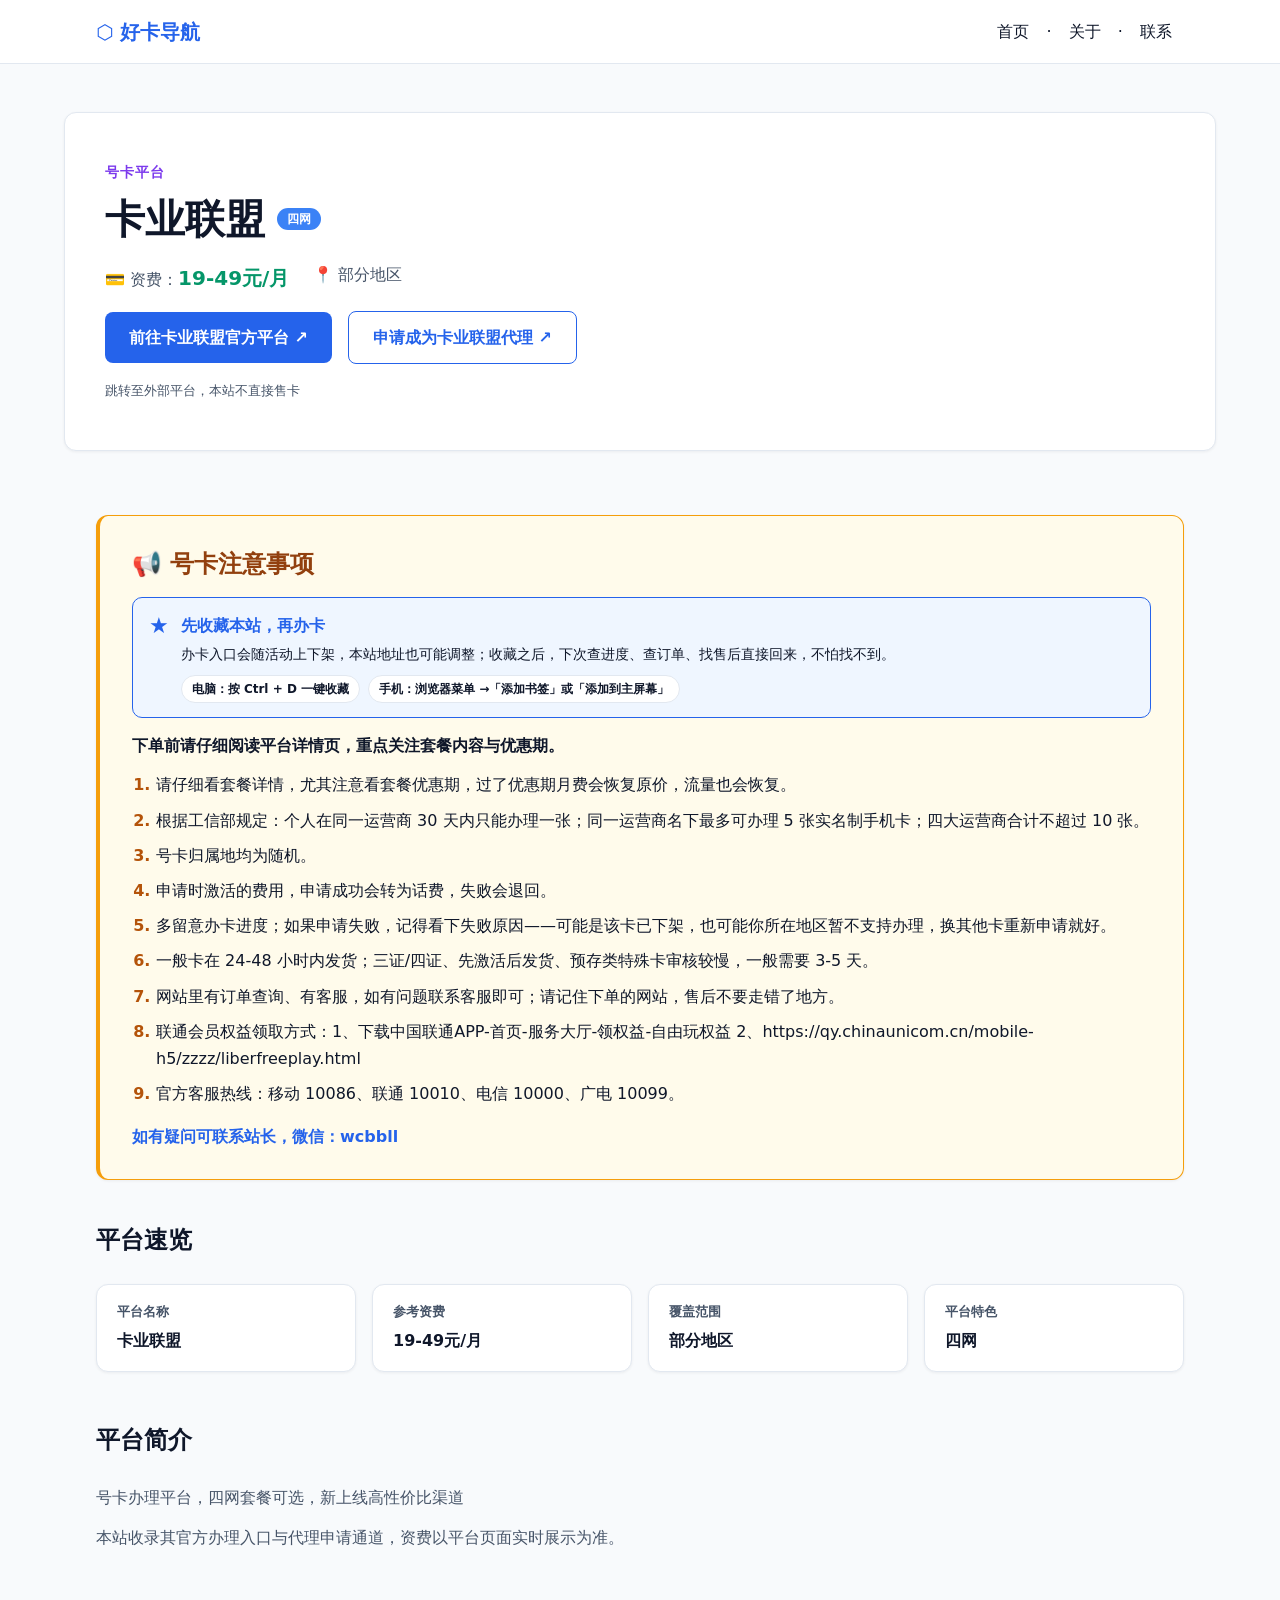
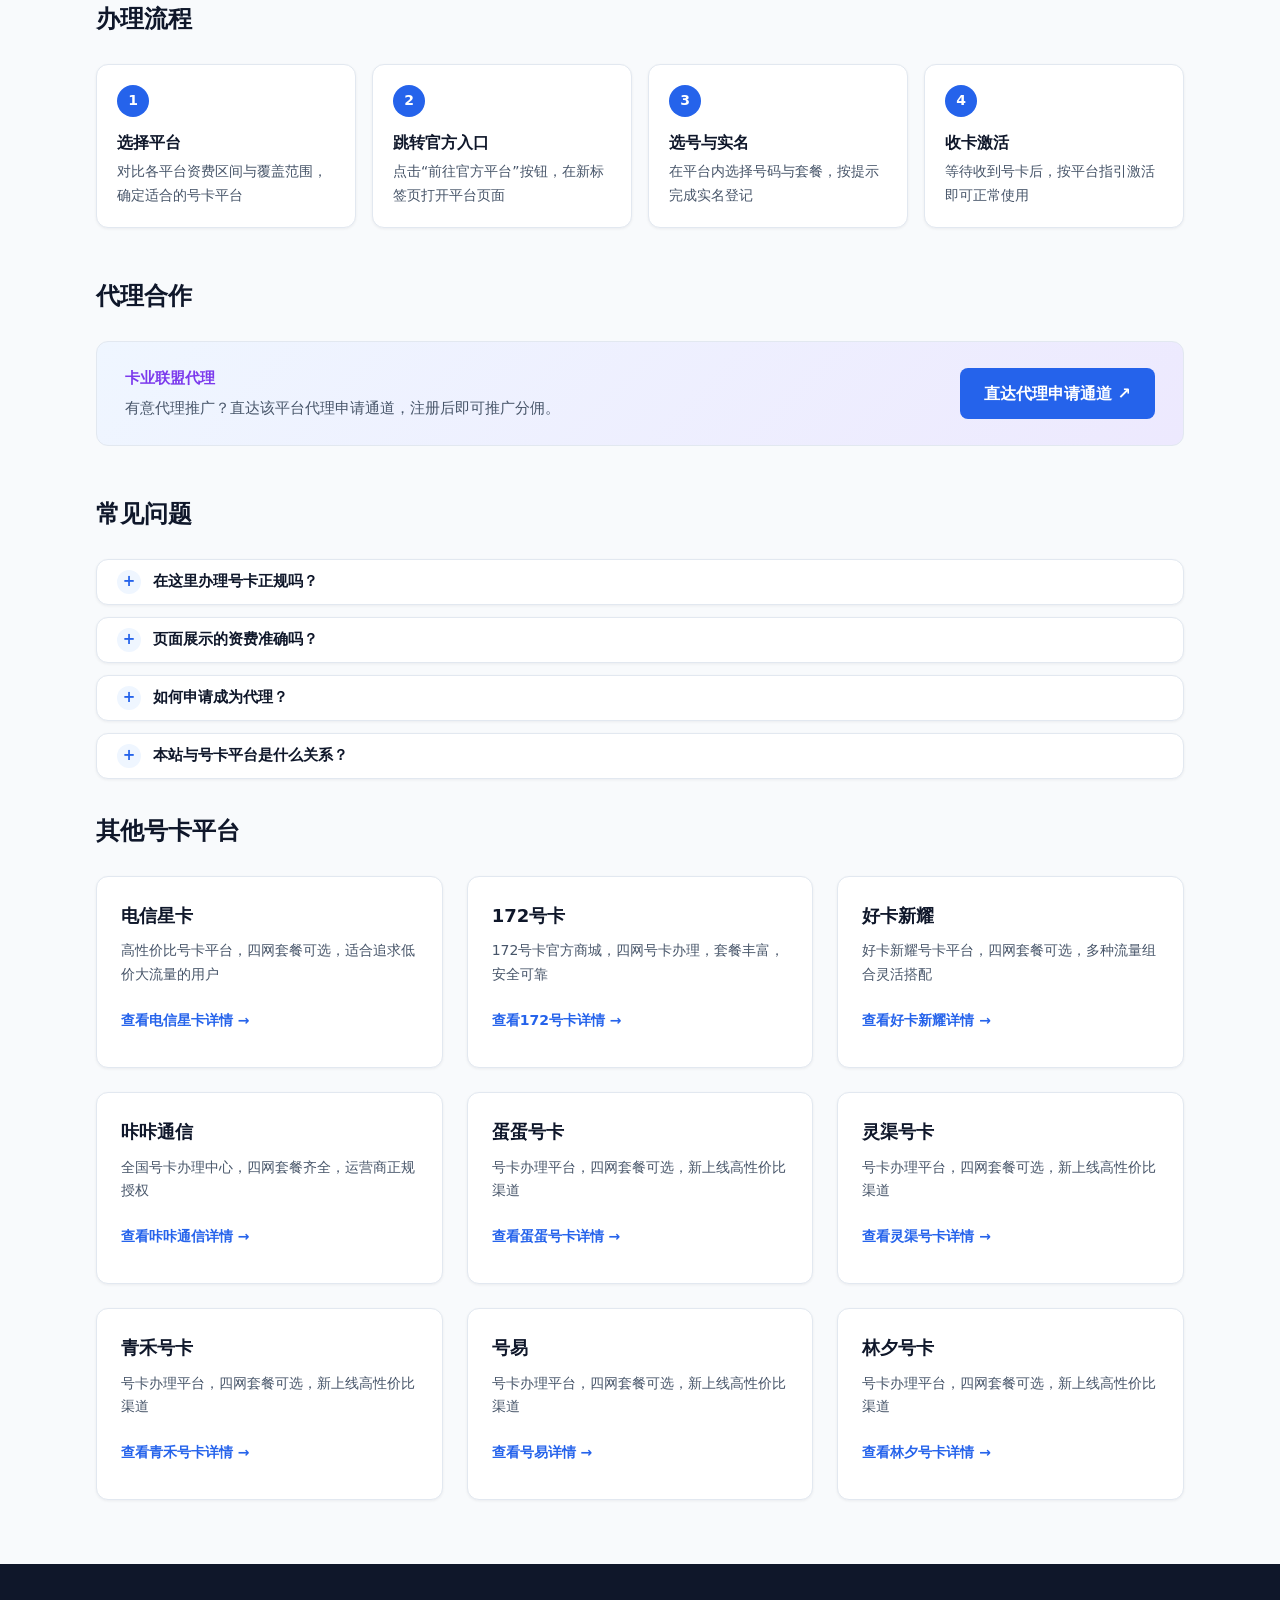
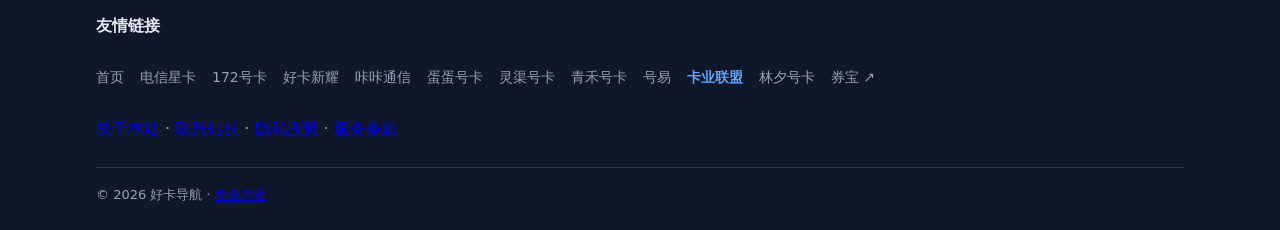
<file: card/kaye-lianmeng.html>
<!DOCTYPE html>
<html lang="zh-CN">
<head>
<meta charset="UTF-8">
<meta name="viewport" content="width=device-width, initial-scale=1">
<title>卡业联盟流量卡怎么样？19-49元/月资费详情与办理入口 - 好卡导航</title>
<meta name="description" content="卡业联盟流量卡资费 19-49元/月，号卡办理平台，四网套餐可选，新上线高性价比渠道。提供官方办理入口与代理申请通道。">
<meta name="keywords" content="卡业联盟流量卡,卡业联盟办理入口,19-49元/月流量卡,卡业联盟怎么样,正规流量卡,流量卡资费,号卡代理申请,流量卡办理,手机卡办理,大流量卡推荐,低月租流量卡,全国流量卡,流量卡比价">
<meta name="robots" content="index, follow">
<meta name="author" content="好卡导航团队">
<meta name="datePublished" content="2026-10-22">
<meta name="dateModified" content="2026-10-27">
<link rel="canonical" href="https://haoka17.github.io/card/kaye-lianmeng.html">
<meta property="og:type" content="website">
<meta property="og:site_name" content="好卡导航">
<meta property="og:locale" content="zh_CN">
<meta property="og:title" content="卡业联盟流量卡怎么样？19-49元/月资费详情与办理入口 - 好卡导航">
<meta property="og:description" content="卡业联盟流量卡资费 19-49元/月，号卡办理平台，四网套餐可选，新上线高性价比渠道。提供官方办理入口与代理申请通道。">
<meta property="og:url" content="https://haoka17.github.io/card/kaye-lianmeng.html">
<meta property="og:image" content="https://haoka17.github.io/assets/img/og-default.png">
<meta name="twitter:card" content="summary_large_image">
<link rel="icon" href="../assets/img/favicon.svg" type="image/svg+xml">
<link rel="icon" href="../assets/img/favicon-32.png" type="image/png" sizes="32x32">
<link rel="icon" href="../assets/img/favicon-16.png" type="image/png" sizes="16x16">
<link rel="apple-touch-icon" href="../assets/img/apple-touch-icon.png">
<link rel="stylesheet" href="../assets/css/style.css">
<script type="application/ld+json">{"@context":"https://schema.org","@graph":[{"@type":"Organization","@id":"https://haoka17.github.io/#organization","name":"好卡导航","alternateName":"好卡导航站","url":"https://haoka17.github.io/","logo":{"@type":"ImageObject","url":"https://haoka17.github.io/assets/img/og-default.png"},"sameAs":["https://github.com/haoka17"],"contactPoint":{"@type":"ContactPoint","contactType":"customer support","name":"站长微信：wcbbll"}},{"@type":"WebPage","@id":"https://haoka17.github.io/card/kaye-lianmeng.html#webpage","url":"https://haoka17.github.io/card/kaye-lianmeng.html","name":"卡业联盟流量卡怎么样？19-49元/月资费详情与办理入口","description":"卡业联盟流量卡资费 19-49元/月，号卡办理平台，四网套餐可选，新上线高性价比渠道。提供官方办理入口与代理申请通道。","inLanguage":"zh-CN","isPartOf":{"@id":"https://haoka17.github.io/#website"},"author":{"@id":"https://haoka17.github.io/#organization"},"datePublished":"2026-10-22","dateModified":"2026-10-27","about":{"@type":"Product","name":"卡业联盟流量卡","offers":{"@type":"AggregateOffer","priceCurrency":"CNY","lowPrice":19,"highPrice":49,"offerCount":1}}},{"@type":"ItemList","@id":"https://haoka17.github.io/card/kaye-lianmeng.html#entrylist","name":"卡业联盟外部入口","itemListElement":[{"@type":"ListItem","position":1,"name":"前往卡业联盟官方平台","url":"https://lm3.cn/SufiR"},{"@type":"ListItem","position":2,"name":"申请成为卡业联盟代理","url":"https://lm3.cn/Emldj"}]}]}</script>
</head>
<body>
<a class="skip-link" href="#main" title="跳到主要内容">跳到主要内容</a>
<header class="site-header">
  <div class="container header-inner">
    <a class="logo" href="../index.html" title="返回首页">⬡ 好卡导航</a>
    <nav aria-label="主导航"><a href="../index.html" title="返回首页">首页</a> · <a href="../index.html#about" title="关于本站">关于</a> · <a href="../index.html#contact" title="联系站长">联系</a></nav>
  </div>
</header>
<main id="main">
<section class="card-detail">
  <div class="container card-detail-inner">
    <p class="eyebrow">号卡平台</p>
    <div class="card-detail-title">
      <h1>卡业联盟</h1>
      <span class="badge badge-quad">四网</span>
    </div>
    <ul class="meta-row">
      <li>💳 资费：<strong class="price">19-49元/月</strong></li>
      <li>📍 部分地区</li>
    </ul>
    <div class="cta-group">
      <a class="btn btn-primary" href="https://lm3.cn/SufiR" target="_blank" rel="sponsored nofollow noopener noreferrer" title="前往卡业联盟官方平台">前往卡业联盟官方平台 ↗</a>
      <a class="btn btn-secondary" href="https://lm3.cn/Emldj" target="_blank" rel="sponsored nofollow noopener noreferrer" title="申请成为卡业联盟代理">申请成为卡业联盟代理 ↗</a>
    </div>
    <p class="note">跳转至外部平台，本站不直接售卡</p>
  </div>
</section>
<section class="notice-section" aria-labelledby="notice-title">
  <div class="container">
    <div class="notice-card">
      <h2 id="notice-title">📢 号卡注意事项</h2>
      <aside class="notice-bookmark" aria-label="收藏本站提醒">
        <span class="bookmark-star" aria-hidden="true">★</span>
        <div class="bookmark-body">
          <p class="bookmark-title">先收藏本站，再办卡</p>
          <p class="bookmark-text">办卡入口会随活动上下架，本站地址也可能调整；收藏之后，下次查进度、查订单、找售后直接回来，不怕找不到。</p>
          <p class="bookmark-how">
            <span class="bookmark-how-item">电脑：按 Ctrl + D 一键收藏</span>
            <span class="bookmark-how-item">手机：浏览器菜单 →「添加书签」或「添加到主屏幕」</span>
          </p>
        </div>
      </aside>
      <p class="notice-lead">下单前请仔细阅读平台详情页，重点关注套餐内容与优惠期。</p>
      <ol class="notice-list">
      <li>请仔细看套餐详情，尤其注意看套餐优惠期，过了优惠期月费会恢复原价，流量也会恢复。</li>
      <li>根据工信部规定：个人在同一运营商 30 天内只能办理一张；同一运营商名下最多可办理 5 张实名制手机卡；四大运营商合计不超过 10 张。</li>
      <li>号卡归属地均为随机。</li>
      <li>申请时激活的费用，申请成功会转为话费，失败会退回。</li>
      <li>多留意办卡进度；如果申请失败，记得看下失败原因——可能是该卡已下架，也可能你所在地区暂不支持办理，换其他卡重新申请就好。</li>
      <li>一般卡在 24-48 小时内发货；三证/四证、先激活后发货、预存类特殊卡审核较慢，一般需要 3-5 天。</li>
      <li>网站里有订单查询、有客服，如有问题联系客服即可；请记住下单的网站，售后不要走错了地方。</li>
      <li>联通会员权益领取方式：1、下载中国联通APP-首页-服务大厅-领权益-自由玩权益 2、https://qy.chinaunicom.cn/mobile-h5/zzzz/liberfreeplay.html</li>
      <li>官方客服热线：移动 10086、联通 10010、电信 10000、广电 10099。</li>
      </ol>
      <p class="notice-contact">如有疑问可联系站长，微信：wcbbll</p>
    </div>
  </div>
</section>
<section class="card-extra">
  <div class="container">
    <section class="extra-block">
      <h2>平台速览</h2>
      <dl class="spec-grid">
      <div class="spec-item">
        <dt>平台名称</dt>
        <dd>卡业联盟</dd>
      </div>
      <div class="spec-item">
        <dt>参考资费</dt>
        <dd>19-49元/月</dd>
      </div>
      <div class="spec-item">
        <dt>覆盖范围</dt>
        <dd>部分地区</dd>
      </div>
      <div class="spec-item">
        <dt>平台特色</dt>
        <dd>四网</dd>
      </div>
      </dl>
    </section>
    <section class="extra-block">
      <h2>平台简介</h2>
      <div class="platform-intro">
        <p>号卡办理平台，四网套餐可选，新上线高性价比渠道</p>
        <p>本站收录其官方办理入口与代理申请通道，资费以平台页面实时展示为准。</p>
      </div>
    </section>
    <section class="extra-block">
      <h2>办理流程</h2>
      <ol class="steps">
      <li class="step">
        <span class="step-num" aria-hidden="true">1</span>
        <div class="step-body">
          <h3>选择平台</h3>
          <p>对比各平台资费区间与覆盖范围，确定适合的号卡平台</p>
        </div>
      </li>
      <li class="step">
        <span class="step-num" aria-hidden="true">2</span>
        <div class="step-body">
          <h3>跳转官方入口</h3>
          <p>点击“前往官方平台”按钮，在新标签页打开平台页面</p>
        </div>
      </li>
      <li class="step">
        <span class="step-num" aria-hidden="true">3</span>
        <div class="step-body">
          <h3>选号与实名</h3>
          <p>在平台内选择号码与套餐，按提示完成实名登记</p>
        </div>
      </li>
      <li class="step">
        <span class="step-num" aria-hidden="true">4</span>
        <div class="step-body">
          <h3>收卡激活</h3>
          <p>等待收到号卡后，按平台指引激活即可正常使用</p>
        </div>
      </li>
      </ol>
    </section>
    <section class="extra-block">
      <h2>代理合作</h2>
      <div class="agent-card">
        <div class="agent-card-body">
          <p class="agent-card-name">卡业联盟代理</p>
          <p class="agent-card-desc">有意代理推广？直达该平台代理申请通道，注册后即可推广分佣。</p>
        </div>
        <a class="btn btn-primary agent-card-cta" href="https://lm3.cn/Emldj" target="_blank" rel="sponsored nofollow noopener noreferrer" title="直达代理申请通道">直达代理申请通道 ↗</a>
      </div>
    </section>
    <section class="extra-block">
      <h2>常见问题</h2>
      <div class="faq">
      <details class="faq-item">
        <summary>在这里办理号卡正规吗？</summary>
        <p>本站是导航站，不直接售卡。点击“前往卡业联盟官方平台”按钮将跳转至平台官方入口，选号、实名与付款均在平台内完成。</p>
      </details>
      <details class="faq-item">
        <summary>页面展示的资费准确吗？</summary>
        <p>页面资费区间仅供参考，实际套餐、价格与优惠以平台页面实时展示为准。</p>
      </details>
      <details class="faq-item">
        <summary>如何申请成为代理？</summary>
        <p>进入上方“代理合作”区块，点击按钮直达该平台代理申请通道，注册后即可推广分佣。</p>
      </details>
      <details class="faq-item">
        <summary>本站与号卡平台是什么关系？</summary>
        <p>本站仅收录各平台官方办理入口与代理申请通道，提供信息导航与比选服务，不参与售卡、物流与售后。</p>
      </details>
      </div>
    </section>
  </div>
</section>
<section class="related-section" aria-labelledby="related-section-title">
  <div class="container">
    <h2 id="related-section-title">其他号卡平台</h2>
    <ul class="related-grid">
      <li class="related-card">
        <h3>电信星卡</h3>
        <p class="related-desc">高性价比号卡平台，四网套餐可选，适合追求低价大流量的用户</p>
        <a class="related-link" href="dianxin-xingka.html" title="查看电信星卡详情">查看电信星卡详情 →</a>
      </li>
      <li class="related-card">
        <h3>172号卡</h3>
        <p class="related-desc">172号卡官方商城，四网号卡办理，套餐丰富，安全可靠</p>
        <a class="related-link" href="172-haoka.html" title="查看172号卡详情">查看172号卡详情 →</a>
      </li>
      <li class="related-card">
        <h3>好卡新耀</h3>
        <p class="related-desc">好卡新耀号卡平台，四网套餐可选，多种流量组合灵活搭配</p>
        <a class="related-link" href="haoka-xinyao.html" title="查看好卡新耀详情">查看好卡新耀详情 →</a>
      </li>
      <li class="related-card">
        <h3>咔咔通信</h3>
        <p class="related-desc">全国号卡办理中心，四网套餐齐全，运营商正规授权</p>
        <a class="related-link" href="kaka-tongxin.html" title="查看咔咔通信详情">查看咔咔通信详情 →</a>
      </li>
      <li class="related-card">
        <h3>蛋蛋号卡</h3>
        <p class="related-desc">号卡办理平台，四网套餐可选，新上线高性价比渠道</p>
        <a class="related-link" href="dandan-haoka.html" title="查看蛋蛋号卡详情">查看蛋蛋号卡详情 →</a>
      </li>
      <li class="related-card">
        <h3>灵渠号卡</h3>
        <p class="related-desc">号卡办理平台，四网套餐可选，新上线高性价比渠道</p>
        <a class="related-link" href="lingqu-haoka.html" title="查看灵渠号卡详情">查看灵渠号卡详情 →</a>
      </li>
      <li class="related-card">
        <h3>青禾号卡</h3>
        <p class="related-desc">号卡办理平台，四网套餐可选，新上线高性价比渠道</p>
        <a class="related-link" href="qinghe-haoka.html" title="查看青禾号卡详情">查看青禾号卡详情 →</a>
      </li>
      <li class="related-card">
        <h3>号易</h3>
        <p class="related-desc">号卡办理平台，四网套餐可选，新上线高性价比渠道</p>
        <a class="related-link" href="haoyi.html" title="查看号易详情">查看号易详情 →</a>
      </li>
      <li class="related-card">
        <h3>林夕号卡</h3>
        <p class="related-desc">号卡办理平台，四网套餐可选，新上线高性价比渠道</p>
        <a class="related-link" href="linxi-haoka.html" title="查看林夕号卡详情">查看林夕号卡详情 →</a>
      </li>
    </ul>
  </div>
</section>
</main>
<footer class="site-footer">
  <div class="container">
<nav class="friend-links" aria-label="友情链接">
  <h2 class="footer-title">友情链接</h2>
  <ul>
    <li><a href="../index.html" title="返回首页">首页</a></li>
    <li><a href="dianxin-xingka.html" title="电信星卡">电信星卡</a></li>
    <li><a href="172-haoka.html" title="172号卡">172号卡</a></li>
    <li><a href="haoka-xinyao.html" title="好卡新耀">好卡新耀</a></li>
    <li><a href="kaka-tongxin.html" title="咔咔通信">咔咔通信</a></li>
    <li><a href="dandan-haoka.html" title="蛋蛋号卡">蛋蛋号卡</a></li>
    <li><a href="lingqu-haoka.html" title="灵渠号卡">灵渠号卡</a></li>
    <li><a href="qinghe-haoka.html" title="青禾号卡">青禾号卡</a></li>
    <li><a href="haoyi.html" title="号易">号易</a></li>
    <li><span aria-current="page" class="current">卡业联盟</span></li>
    <li><a href="linxi-haoka.html" title="林夕号卡">林夕号卡</a></li>
    <li><a href="https://jdjdndn.github.io/" target="_blank" rel="noopener noreferrer" title="券宝">券宝 ↗</a></li>
  </ul>
</nav>
    <p class="footer-legal">
      <a href="../index.html#about" title="关于本站">关于本站</a> ·
      <a href="../index.html#contact" title="联系站长">联系站长</a> ·
      <a href="../index.html#privacy" title="隐私政策">隐私政策</a> ·
      <a href="../index.html#terms" title="服务条款">服务条款</a>
    </p>
    <p class="copyright">© <span data-year>2026</span> 好卡导航 · <a href="../index.html#terms" title="免责声明">免责声明</a></p>
  </div>
</footer>
<script src="../assets/js/main.js" defer></script>
</body>
</html>
</file>
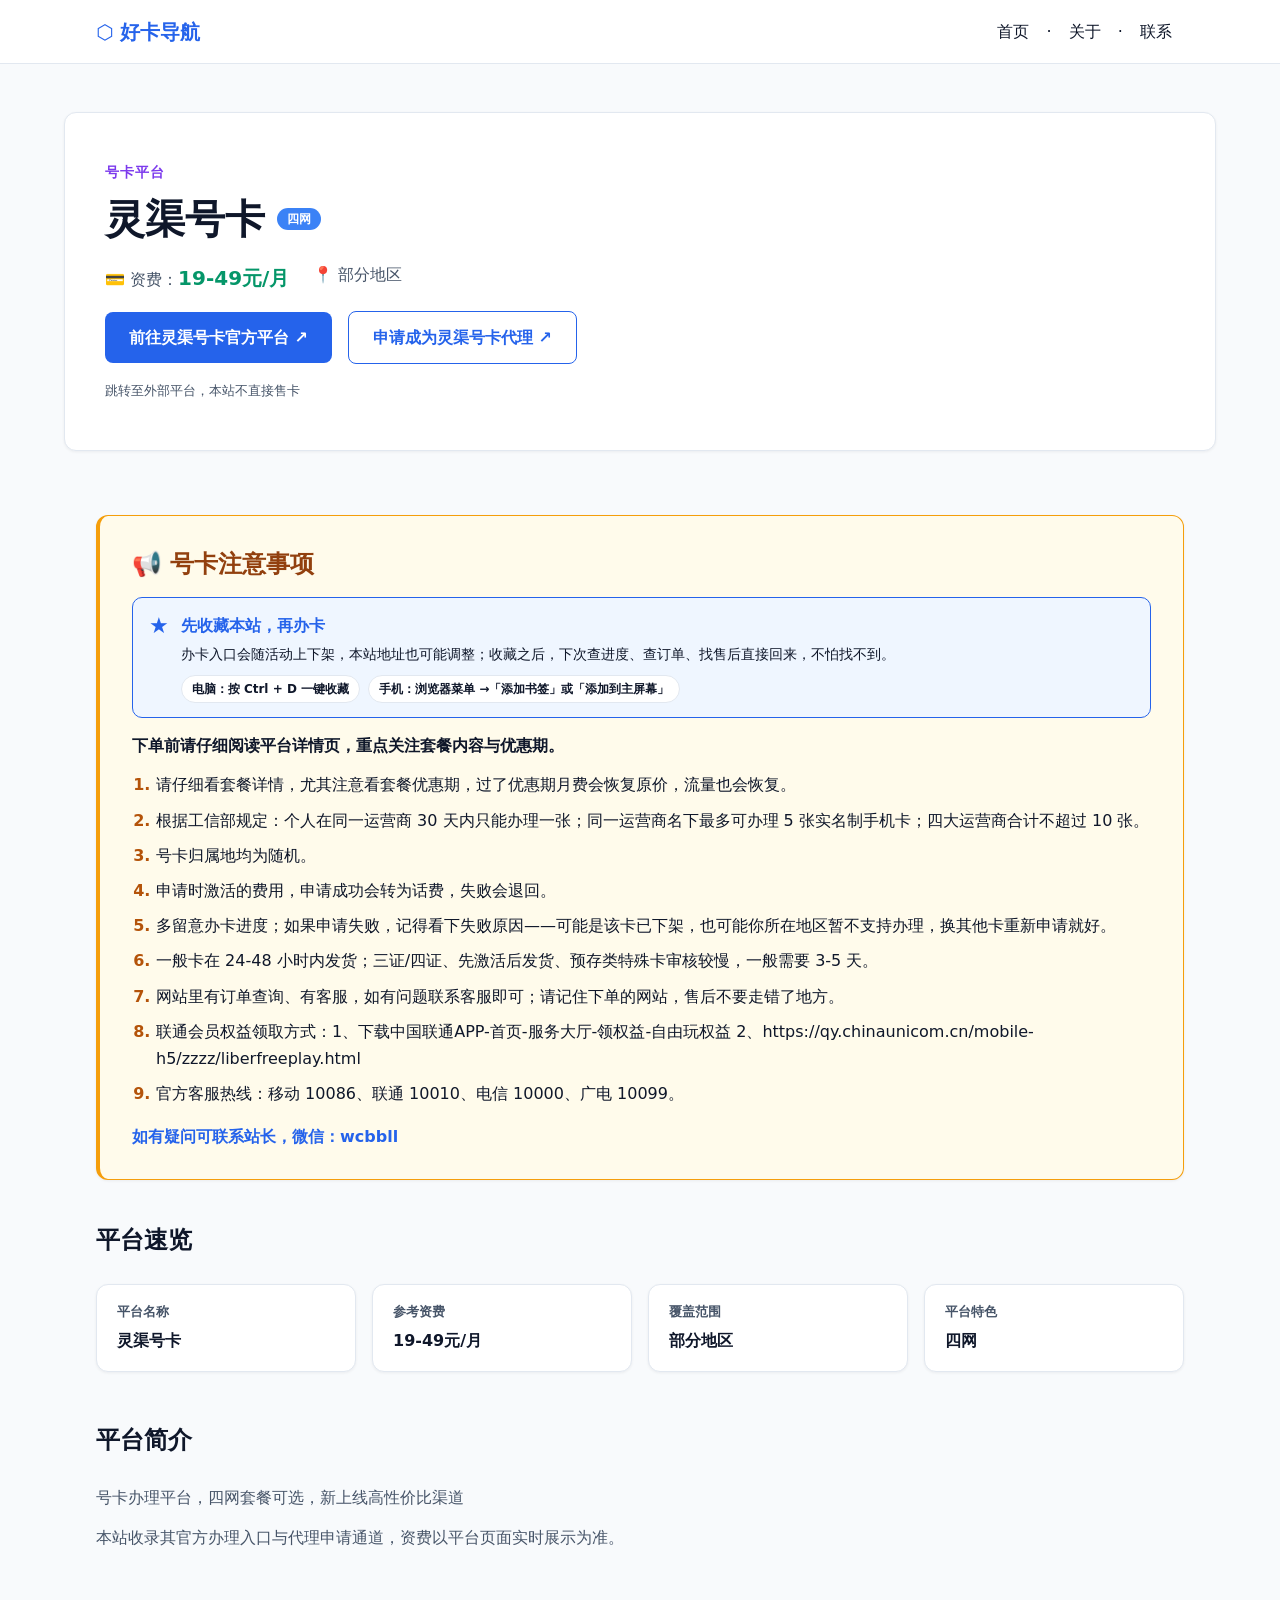
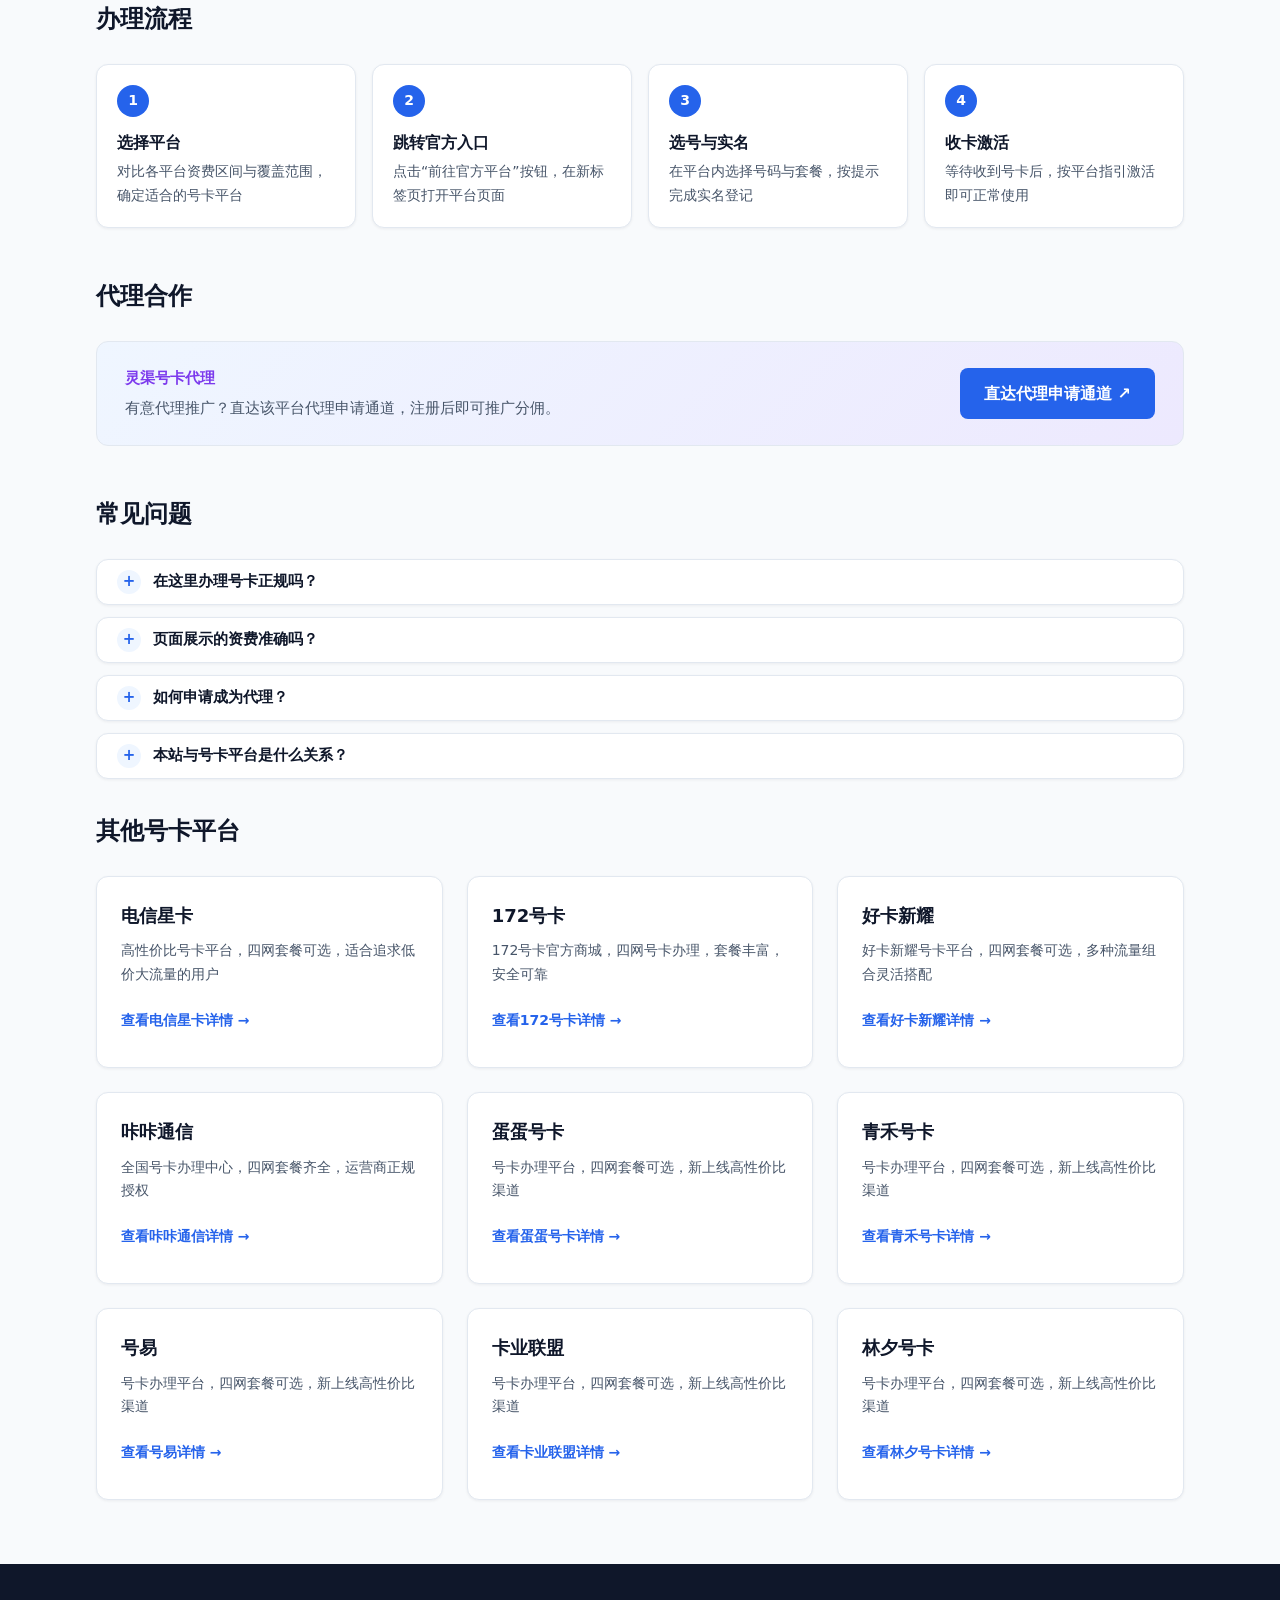
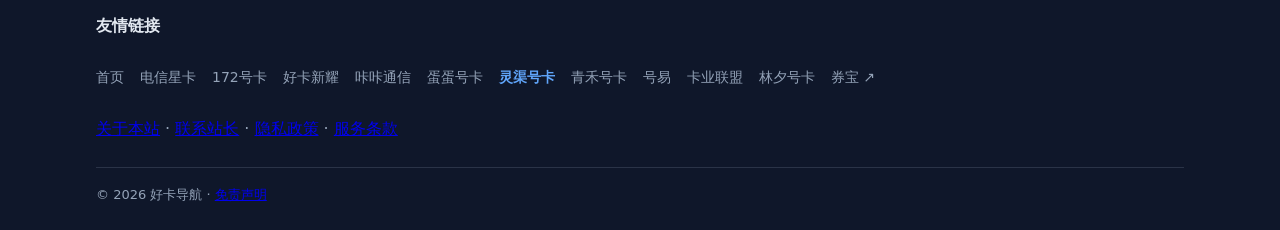
<file: card/lingqu-haoka.html>
<!DOCTYPE html>
<html lang="zh-CN">
<head>
<meta charset="UTF-8">
<meta name="viewport" content="width=device-width, initial-scale=1">
<title>灵渠号卡流量卡怎么样？19-49元/月资费详情与办理入口 - 好卡导航</title>
<meta name="description" content="灵渠号卡流量卡资费 19-49元/月，号卡办理平台，四网套餐可选，新上线高性价比渠道。提供官方办理入口与代理申请通道。">
<meta name="keywords" content="灵渠号卡流量卡,灵渠号卡办理入口,19-49元/月流量卡,灵渠号卡怎么样,正规流量卡,流量卡资费,号卡代理申请,流量卡办理,手机卡办理,大流量卡推荐,低月租流量卡,全国流量卡,流量卡比价">
<meta name="robots" content="index, follow">
<meta name="author" content="好卡导航团队">
<meta name="datePublished" content="2026-10-22">
<meta name="dateModified" content="2026-10-27">
<link rel="canonical" href="https://haoka17.github.io/card/lingqu-haoka.html">
<meta property="og:type" content="website">
<meta property="og:site_name" content="好卡导航">
<meta property="og:locale" content="zh_CN">
<meta property="og:title" content="灵渠号卡流量卡怎么样？19-49元/月资费详情与办理入口 - 好卡导航">
<meta property="og:description" content="灵渠号卡流量卡资费 19-49元/月，号卡办理平台，四网套餐可选，新上线高性价比渠道。提供官方办理入口与代理申请通道。">
<meta property="og:url" content="https://haoka17.github.io/card/lingqu-haoka.html">
<meta property="og:image" content="https://haoka17.github.io/assets/img/og-default.png">
<meta name="twitter:card" content="summary_large_image">
<link rel="icon" href="../assets/img/favicon.svg" type="image/svg+xml">
<link rel="icon" href="../assets/img/favicon-32.png" type="image/png" sizes="32x32">
<link rel="icon" href="../assets/img/favicon-16.png" type="image/png" sizes="16x16">
<link rel="apple-touch-icon" href="../assets/img/apple-touch-icon.png">
<link rel="stylesheet" href="../assets/css/style.css">
<script type="application/ld+json">{"@context":"https://schema.org","@graph":[{"@type":"Organization","@id":"https://haoka17.github.io/#organization","name":"好卡导航","alternateName":"好卡导航站","url":"https://haoka17.github.io/","logo":{"@type":"ImageObject","url":"https://haoka17.github.io/assets/img/og-default.png"},"sameAs":["https://github.com/haoka17"],"contactPoint":{"@type":"ContactPoint","contactType":"customer support","name":"站长微信：wcbbll"}},{"@type":"WebPage","@id":"https://haoka17.github.io/card/lingqu-haoka.html#webpage","url":"https://haoka17.github.io/card/lingqu-haoka.html","name":"灵渠号卡流量卡怎么样？19-49元/月资费详情与办理入口","description":"灵渠号卡流量卡资费 19-49元/月，号卡办理平台，四网套餐可选，新上线高性价比渠道。提供官方办理入口与代理申请通道。","inLanguage":"zh-CN","isPartOf":{"@id":"https://haoka17.github.io/#website"},"author":{"@id":"https://haoka17.github.io/#organization"},"datePublished":"2026-10-22","dateModified":"2026-10-27","about":{"@type":"Product","name":"灵渠号卡流量卡","offers":{"@type":"AggregateOffer","priceCurrency":"CNY","lowPrice":19,"highPrice":49,"offerCount":1}}},{"@type":"ItemList","@id":"https://haoka17.github.io/card/lingqu-haoka.html#entrylist","name":"灵渠号卡外部入口","itemListElement":[{"@type":"ListItem","position":1,"name":"前往灵渠号卡官方平台","url":"https://lingqu.87haoka.cn/s/Cf3HUSBk"},{"@type":"ListItem","position":2,"name":"申请成为灵渠号卡代理","url":"https://lingqu.87haoka.cn/r/06844666"}]}]}</script>
</head>
<body>
<a class="skip-link" href="#main" title="跳到主要内容">跳到主要内容</a>
<header class="site-header">
  <div class="container header-inner">
    <a class="logo" href="../index.html" title="返回首页">⬡ 好卡导航</a>
    <nav aria-label="主导航"><a href="../index.html" title="返回首页">首页</a> · <a href="../index.html#about" title="关于本站">关于</a> · <a href="../index.html#contact" title="联系站长">联系</a></nav>
  </div>
</header>
<main id="main">
<section class="card-detail">
  <div class="container card-detail-inner">
    <p class="eyebrow">号卡平台</p>
    <div class="card-detail-title">
      <h1>灵渠号卡</h1>
      <span class="badge badge-quad">四网</span>
    </div>
    <ul class="meta-row">
      <li>💳 资费：<strong class="price">19-49元/月</strong></li>
      <li>📍 部分地区</li>
    </ul>
    <div class="cta-group">
      <a class="btn btn-primary" href="https://lingqu.87haoka.cn/s/Cf3HUSBk" target="_blank" rel="sponsored nofollow noopener noreferrer" title="前往灵渠号卡官方平台">前往灵渠号卡官方平台 ↗</a>
      <a class="btn btn-secondary" href="https://lingqu.87haoka.cn/r/06844666" target="_blank" rel="sponsored nofollow noopener noreferrer" title="申请成为灵渠号卡代理">申请成为灵渠号卡代理 ↗</a>
    </div>
    <p class="note">跳转至外部平台，本站不直接售卡</p>
  </div>
</section>
<section class="notice-section" aria-labelledby="notice-title">
  <div class="container">
    <div class="notice-card">
      <h2 id="notice-title">📢 号卡注意事项</h2>
      <aside class="notice-bookmark" aria-label="收藏本站提醒">
        <span class="bookmark-star" aria-hidden="true">★</span>
        <div class="bookmark-body">
          <p class="bookmark-title">先收藏本站，再办卡</p>
          <p class="bookmark-text">办卡入口会随活动上下架，本站地址也可能调整；收藏之后，下次查进度、查订单、找售后直接回来，不怕找不到。</p>
          <p class="bookmark-how">
            <span class="bookmark-how-item">电脑：按 Ctrl + D 一键收藏</span>
            <span class="bookmark-how-item">手机：浏览器菜单 →「添加书签」或「添加到主屏幕」</span>
          </p>
        </div>
      </aside>
      <p class="notice-lead">下单前请仔细阅读平台详情页，重点关注套餐内容与优惠期。</p>
      <ol class="notice-list">
      <li>请仔细看套餐详情，尤其注意看套餐优惠期，过了优惠期月费会恢复原价，流量也会恢复。</li>
      <li>根据工信部规定：个人在同一运营商 30 天内只能办理一张；同一运营商名下最多可办理 5 张实名制手机卡；四大运营商合计不超过 10 张。</li>
      <li>号卡归属地均为随机。</li>
      <li>申请时激活的费用，申请成功会转为话费，失败会退回。</li>
      <li>多留意办卡进度；如果申请失败，记得看下失败原因——可能是该卡已下架，也可能你所在地区暂不支持办理，换其他卡重新申请就好。</li>
      <li>一般卡在 24-48 小时内发货；三证/四证、先激活后发货、预存类特殊卡审核较慢，一般需要 3-5 天。</li>
      <li>网站里有订单查询、有客服，如有问题联系客服即可；请记住下单的网站，售后不要走错了地方。</li>
      <li>联通会员权益领取方式：1、下载中国联通APP-首页-服务大厅-领权益-自由玩权益 2、https://qy.chinaunicom.cn/mobile-h5/zzzz/liberfreeplay.html</li>
      <li>官方客服热线：移动 10086、联通 10010、电信 10000、广电 10099。</li>
      </ol>
      <p class="notice-contact">如有疑问可联系站长，微信：wcbbll</p>
    </div>
  </div>
</section>
<section class="card-extra">
  <div class="container">
    <section class="extra-block">
      <h2>平台速览</h2>
      <dl class="spec-grid">
      <div class="spec-item">
        <dt>平台名称</dt>
        <dd>灵渠号卡</dd>
      </div>
      <div class="spec-item">
        <dt>参考资费</dt>
        <dd>19-49元/月</dd>
      </div>
      <div class="spec-item">
        <dt>覆盖范围</dt>
        <dd>部分地区</dd>
      </div>
      <div class="spec-item">
        <dt>平台特色</dt>
        <dd>四网</dd>
      </div>
      </dl>
    </section>
    <section class="extra-block">
      <h2>平台简介</h2>
      <div class="platform-intro">
        <p>号卡办理平台，四网套餐可选，新上线高性价比渠道</p>
        <p>本站收录其官方办理入口与代理申请通道，资费以平台页面实时展示为准。</p>
      </div>
    </section>
    <section class="extra-block">
      <h2>办理流程</h2>
      <ol class="steps">
      <li class="step">
        <span class="step-num" aria-hidden="true">1</span>
        <div class="step-body">
          <h3>选择平台</h3>
          <p>对比各平台资费区间与覆盖范围，确定适合的号卡平台</p>
        </div>
      </li>
      <li class="step">
        <span class="step-num" aria-hidden="true">2</span>
        <div class="step-body">
          <h3>跳转官方入口</h3>
          <p>点击“前往官方平台”按钮，在新标签页打开平台页面</p>
        </div>
      </li>
      <li class="step">
        <span class="step-num" aria-hidden="true">3</span>
        <div class="step-body">
          <h3>选号与实名</h3>
          <p>在平台内选择号码与套餐，按提示完成实名登记</p>
        </div>
      </li>
      <li class="step">
        <span class="step-num" aria-hidden="true">4</span>
        <div class="step-body">
          <h3>收卡激活</h3>
          <p>等待收到号卡后，按平台指引激活即可正常使用</p>
        </div>
      </li>
      </ol>
    </section>
    <section class="extra-block">
      <h2>代理合作</h2>
      <div class="agent-card">
        <div class="agent-card-body">
          <p class="agent-card-name">灵渠号卡代理</p>
          <p class="agent-card-desc">有意代理推广？直达该平台代理申请通道，注册后即可推广分佣。</p>
        </div>
        <a class="btn btn-primary agent-card-cta" href="https://lingqu.87haoka.cn/r/06844666" target="_blank" rel="sponsored nofollow noopener noreferrer" title="直达代理申请通道">直达代理申请通道 ↗</a>
      </div>
    </section>
    <section class="extra-block">
      <h2>常见问题</h2>
      <div class="faq">
      <details class="faq-item">
        <summary>在这里办理号卡正规吗？</summary>
        <p>本站是导航站，不直接售卡。点击“前往灵渠号卡官方平台”按钮将跳转至平台官方入口，选号、实名与付款均在平台内完成。</p>
      </details>
      <details class="faq-item">
        <summary>页面展示的资费准确吗？</summary>
        <p>页面资费区间仅供参考，实际套餐、价格与优惠以平台页面实时展示为准。</p>
      </details>
      <details class="faq-item">
        <summary>如何申请成为代理？</summary>
        <p>进入上方“代理合作”区块，点击按钮直达该平台代理申请通道，注册后即可推广分佣。</p>
      </details>
      <details class="faq-item">
        <summary>本站与号卡平台是什么关系？</summary>
        <p>本站仅收录各平台官方办理入口与代理申请通道，提供信息导航与比选服务，不参与售卡、物流与售后。</p>
      </details>
      </div>
    </section>
  </div>
</section>
<section class="related-section" aria-labelledby="related-section-title">
  <div class="container">
    <h2 id="related-section-title">其他号卡平台</h2>
    <ul class="related-grid">
      <li class="related-card">
        <h3>电信星卡</h3>
        <p class="related-desc">高性价比号卡平台，四网套餐可选，适合追求低价大流量的用户</p>
        <a class="related-link" href="dianxin-xingka.html" title="查看电信星卡详情">查看电信星卡详情 →</a>
      </li>
      <li class="related-card">
        <h3>172号卡</h3>
        <p class="related-desc">172号卡官方商城，四网号卡办理，套餐丰富，安全可靠</p>
        <a class="related-link" href="172-haoka.html" title="查看172号卡详情">查看172号卡详情 →</a>
      </li>
      <li class="related-card">
        <h3>好卡新耀</h3>
        <p class="related-desc">好卡新耀号卡平台，四网套餐可选，多种流量组合灵活搭配</p>
        <a class="related-link" href="haoka-xinyao.html" title="查看好卡新耀详情">查看好卡新耀详情 →</a>
      </li>
      <li class="related-card">
        <h3>咔咔通信</h3>
        <p class="related-desc">全国号卡办理中心，四网套餐齐全，运营商正规授权</p>
        <a class="related-link" href="kaka-tongxin.html" title="查看咔咔通信详情">查看咔咔通信详情 →</a>
      </li>
      <li class="related-card">
        <h3>蛋蛋号卡</h3>
        <p class="related-desc">号卡办理平台，四网套餐可选，新上线高性价比渠道</p>
        <a class="related-link" href="dandan-haoka.html" title="查看蛋蛋号卡详情">查看蛋蛋号卡详情 →</a>
      </li>
      <li class="related-card">
        <h3>青禾号卡</h3>
        <p class="related-desc">号卡办理平台，四网套餐可选，新上线高性价比渠道</p>
        <a class="related-link" href="qinghe-haoka.html" title="查看青禾号卡详情">查看青禾号卡详情 →</a>
      </li>
      <li class="related-card">
        <h3>号易</h3>
        <p class="related-desc">号卡办理平台，四网套餐可选，新上线高性价比渠道</p>
        <a class="related-link" href="haoyi.html" title="查看号易详情">查看号易详情 →</a>
      </li>
      <li class="related-card">
        <h3>卡业联盟</h3>
        <p class="related-desc">号卡办理平台，四网套餐可选，新上线高性价比渠道</p>
        <a class="related-link" href="kaye-lianmeng.html" title="查看卡业联盟详情">查看卡业联盟详情 →</a>
      </li>
      <li class="related-card">
        <h3>林夕号卡</h3>
        <p class="related-desc">号卡办理平台，四网套餐可选，新上线高性价比渠道</p>
        <a class="related-link" href="linxi-haoka.html" title="查看林夕号卡详情">查看林夕号卡详情 →</a>
      </li>
    </ul>
  </div>
</section>
</main>
<footer class="site-footer">
  <div class="container">
<nav class="friend-links" aria-label="友情链接">
  <h2 class="footer-title">友情链接</h2>
  <ul>
    <li><a href="../index.html" title="返回首页">首页</a></li>
    <li><a href="dianxin-xingka.html" title="电信星卡">电信星卡</a></li>
    <li><a href="172-haoka.html" title="172号卡">172号卡</a></li>
    <li><a href="haoka-xinyao.html" title="好卡新耀">好卡新耀</a></li>
    <li><a href="kaka-tongxin.html" title="咔咔通信">咔咔通信</a></li>
    <li><a href="dandan-haoka.html" title="蛋蛋号卡">蛋蛋号卡</a></li>
    <li><span aria-current="page" class="current">灵渠号卡</span></li>
    <li><a href="qinghe-haoka.html" title="青禾号卡">青禾号卡</a></li>
    <li><a href="haoyi.html" title="号易">号易</a></li>
    <li><a href="kaye-lianmeng.html" title="卡业联盟">卡业联盟</a></li>
    <li><a href="linxi-haoka.html" title="林夕号卡">林夕号卡</a></li>
    <li><a href="https://jdjdndn.github.io/" target="_blank" rel="noopener noreferrer" title="券宝">券宝 ↗</a></li>
  </ul>
</nav>
    <p class="footer-legal">
      <a href="../index.html#about" title="关于本站">关于本站</a> ·
      <a href="../index.html#contact" title="联系站长">联系站长</a> ·
      <a href="../index.html#privacy" title="隐私政策">隐私政策</a> ·
      <a href="../index.html#terms" title="服务条款">服务条款</a>
    </p>
    <p class="copyright">© <span data-year>2026</span> 好卡导航 · <a href="../index.html#terms" title="免责声明">免责声明</a></p>
  </div>
</footer>
<script src="../assets/js/main.js" defer></script>
</body>
</html>
</file>
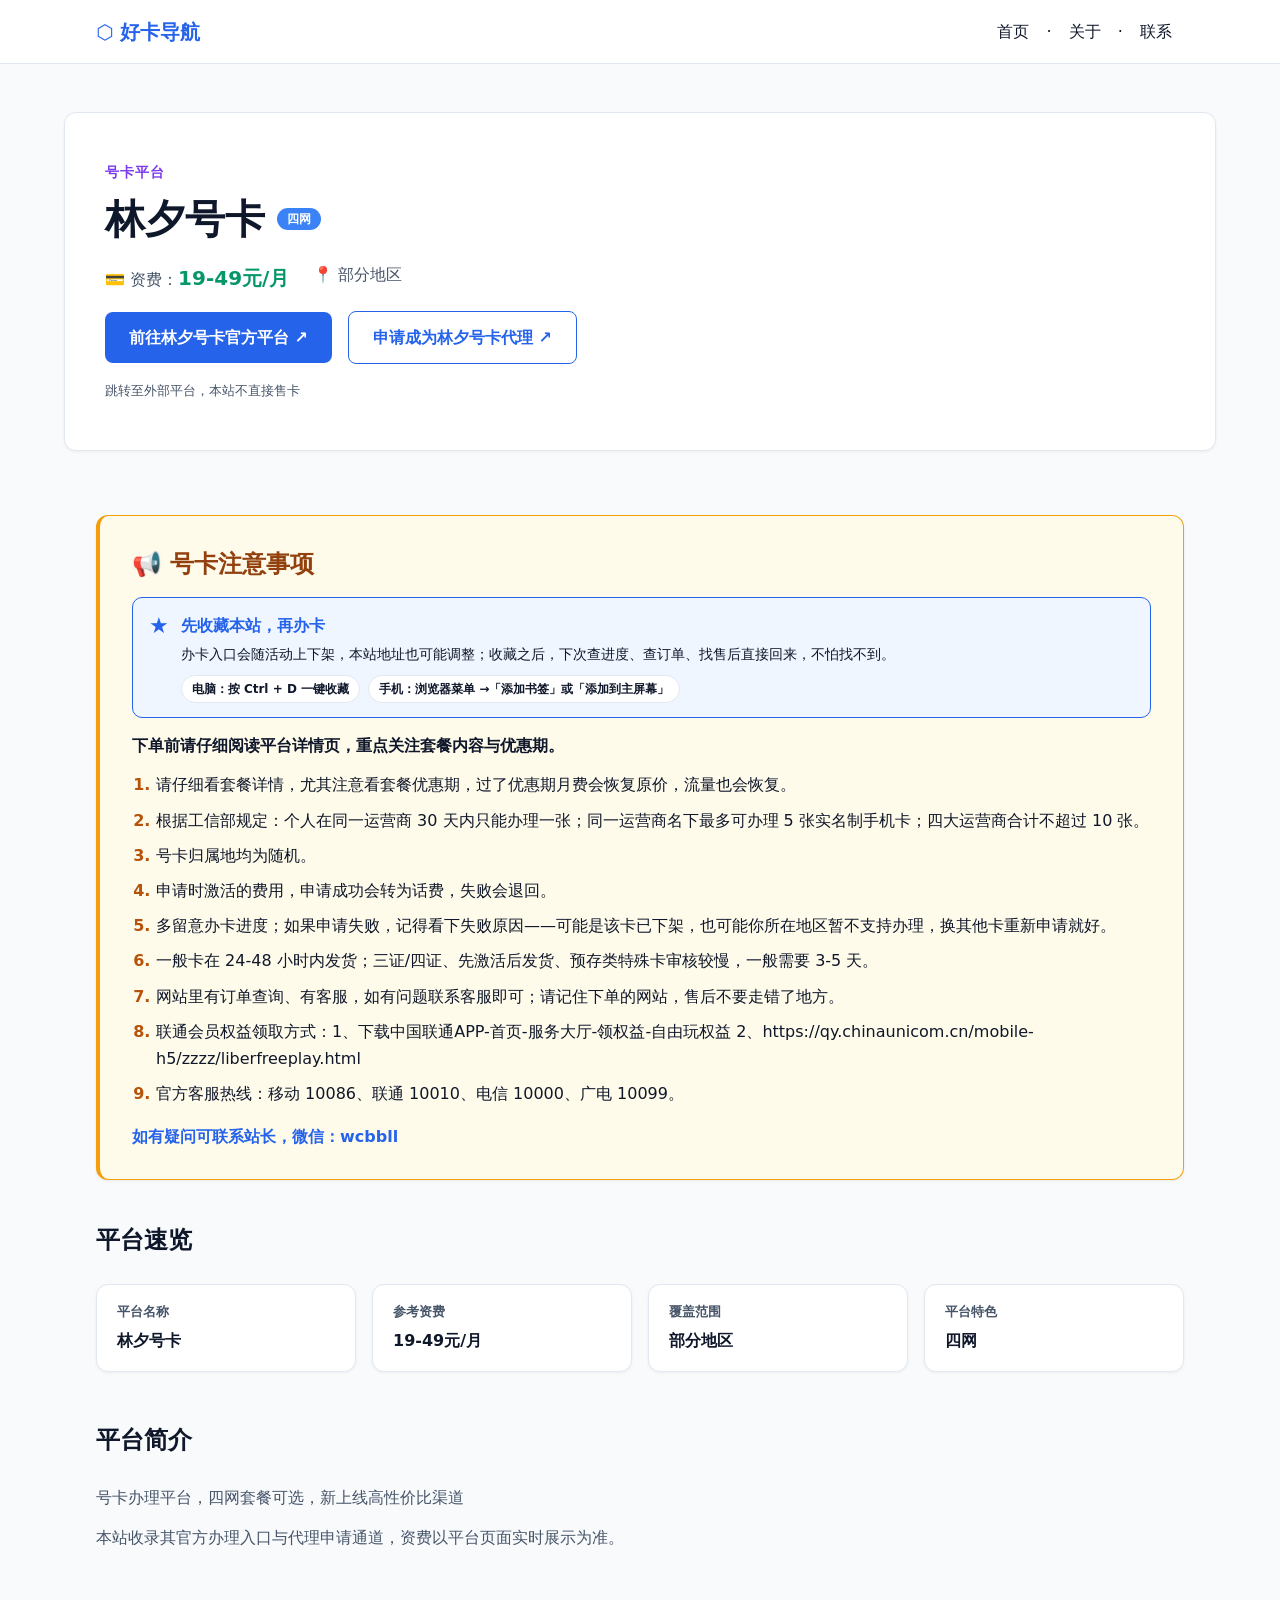
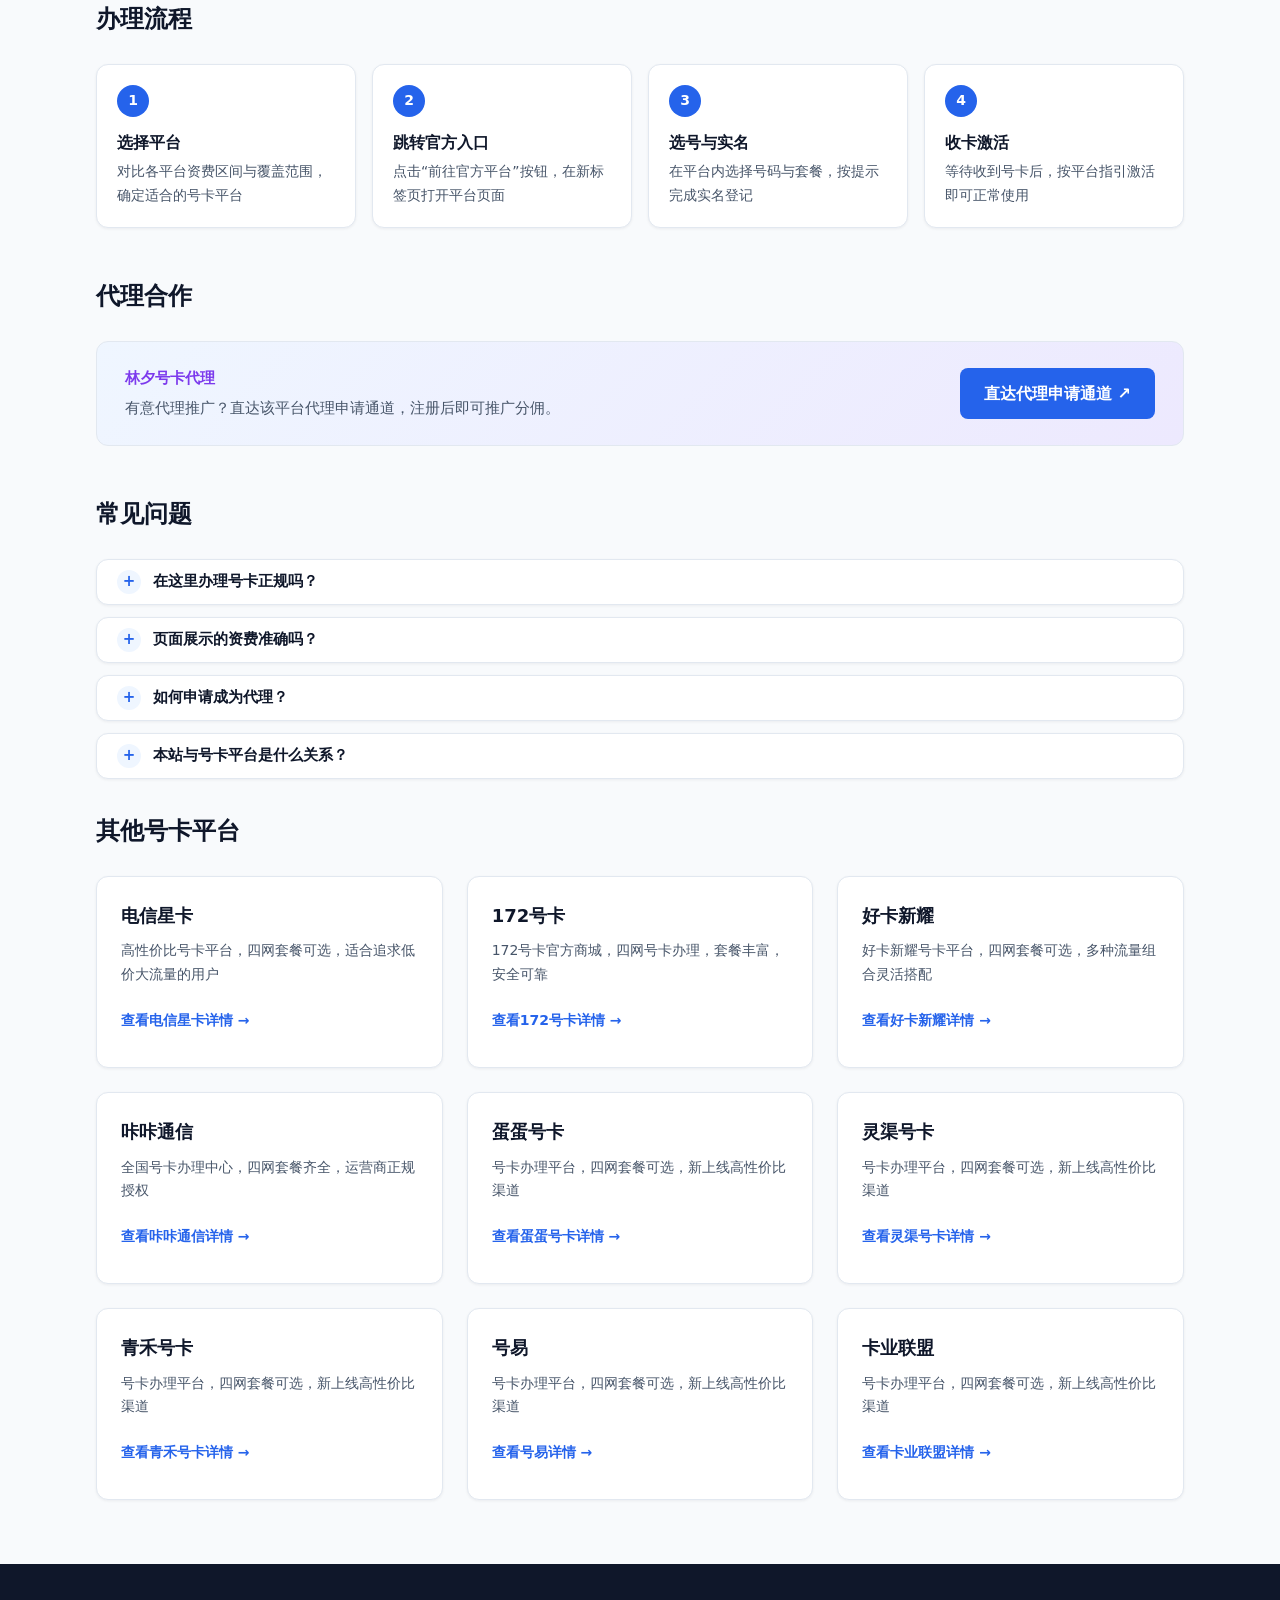
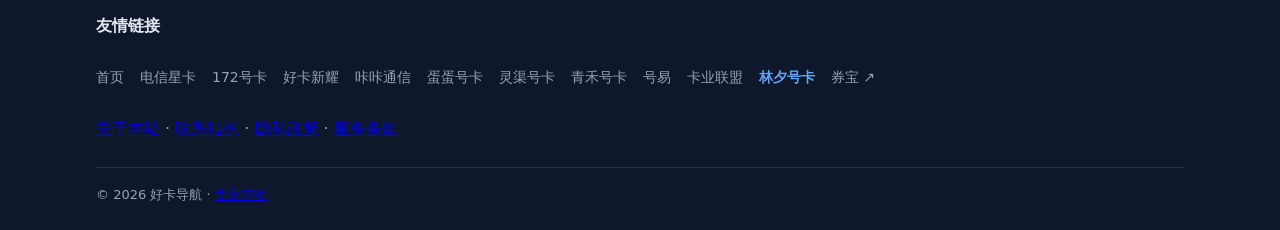
<file: card/linxi-haoka.html>
<!DOCTYPE html>
<html lang="zh-CN">
<head>
<meta charset="UTF-8">
<meta name="viewport" content="width=device-width, initial-scale=1">
<title>林夕号卡流量卡怎么样？19-49元/月资费详情与办理入口 - 好卡导航</title>
<meta name="description" content="林夕号卡流量卡资费 19-49元/月，号卡办理平台，四网套餐可选，新上线高性价比渠道。提供官方办理入口与代理申请通道。">
<meta name="keywords" content="林夕号卡流量卡,林夕号卡办理入口,19-49元/月流量卡,林夕号卡怎么样,正规流量卡,流量卡资费,号卡代理申请,流量卡办理,手机卡办理,大流量卡推荐,低月租流量卡,全国流量卡,流量卡比价">
<meta name="robots" content="index, follow">
<meta name="author" content="好卡导航团队">
<meta name="datePublished" content="2026-10-22">
<meta name="dateModified" content="2026-10-27">
<link rel="canonical" href="https://haoka17.github.io/card/linxi-haoka.html">
<meta property="og:type" content="website">
<meta property="og:site_name" content="好卡导航">
<meta property="og:locale" content="zh_CN">
<meta property="og:title" content="林夕号卡流量卡怎么样？19-49元/月资费详情与办理入口 - 好卡导航">
<meta property="og:description" content="林夕号卡流量卡资费 19-49元/月，号卡办理平台，四网套餐可选，新上线高性价比渠道。提供官方办理入口与代理申请通道。">
<meta property="og:url" content="https://haoka17.github.io/card/linxi-haoka.html">
<meta property="og:image" content="https://haoka17.github.io/assets/img/og-default.png">
<meta name="twitter:card" content="summary_large_image">
<link rel="icon" href="../assets/img/favicon.svg" type="image/svg+xml">
<link rel="icon" href="../assets/img/favicon-32.png" type="image/png" sizes="32x32">
<link rel="icon" href="../assets/img/favicon-16.png" type="image/png" sizes="16x16">
<link rel="apple-touch-icon" href="../assets/img/apple-touch-icon.png">
<link rel="stylesheet" href="../assets/css/style.css">
<script type="application/ld+json">{"@context":"https://schema.org","@graph":[{"@type":"Organization","@id":"https://haoka17.github.io/#organization","name":"好卡导航","alternateName":"好卡导航站","url":"https://haoka17.github.io/","logo":{"@type":"ImageObject","url":"https://haoka17.github.io/assets/img/og-default.png"},"sameAs":["https://github.com/haoka17"],"contactPoint":{"@type":"ContactPoint","contactType":"customer support","name":"站长微信：wcbbll"}},{"@type":"WebPage","@id":"https://haoka17.github.io/card/linxi-haoka.html#webpage","url":"https://haoka17.github.io/card/linxi-haoka.html","name":"林夕号卡流量卡怎么样？19-49元/月资费详情与办理入口","description":"林夕号卡流量卡资费 19-49元/月，号卡办理平台，四网套餐可选，新上线高性价比渠道。提供官方办理入口与代理申请通道。","inLanguage":"zh-CN","isPartOf":{"@id":"https://haoka17.github.io/#website"},"author":{"@id":"https://haoka17.github.io/#organization"},"datePublished":"2026-10-22","dateModified":"2026-10-27","about":{"@type":"Product","name":"林夕号卡流量卡","offers":{"@type":"AggregateOffer","priceCurrency":"CNY","lowPrice":19,"highPrice":49,"offerCount":1}}},{"@type":"ItemList","@id":"https://haoka17.github.io/card/linxi-haoka.html#entrylist","name":"林夕号卡外部入口","itemListElement":[{"@type":"ListItem","position":1,"name":"前往林夕号卡官方平台","url":"https://h5.vip-mi.com/index?k=QWdUZ0NKcEpCcFk9"},{"@type":"ListItem","position":2,"name":"申请成为林夕号卡代理","url":"https://vip.777haoka.cn/m/reg.php?code=DUC1HJK3"}]}]}</script>
</head>
<body>
<a class="skip-link" href="#main" title="跳到主要内容">跳到主要内容</a>
<header class="site-header">
  <div class="container header-inner">
    <a class="logo" href="../index.html" title="返回首页">⬡ 好卡导航</a>
    <nav aria-label="主导航"><a href="../index.html" title="返回首页">首页</a> · <a href="../index.html#about" title="关于本站">关于</a> · <a href="../index.html#contact" title="联系站长">联系</a></nav>
  </div>
</header>
<main id="main">
<section class="card-detail">
  <div class="container card-detail-inner">
    <p class="eyebrow">号卡平台</p>
    <div class="card-detail-title">
      <h1>林夕号卡</h1>
      <span class="badge badge-quad">四网</span>
    </div>
    <ul class="meta-row">
      <li>💳 资费：<strong class="price">19-49元/月</strong></li>
      <li>📍 部分地区</li>
    </ul>
    <div class="cta-group">
      <a class="btn btn-primary" href="https://h5.vip-mi.com/index?k=QWdUZ0NKcEpCcFk9" target="_blank" rel="sponsored nofollow noopener noreferrer" title="前往林夕号卡官方平台">前往林夕号卡官方平台 ↗</a>
      <a class="btn btn-secondary" href="https://vip.777haoka.cn/m/reg.php?code=DUC1HJK3" target="_blank" rel="sponsored nofollow noopener noreferrer" title="申请成为林夕号卡代理">申请成为林夕号卡代理 ↗</a>
    </div>
    <p class="note">跳转至外部平台，本站不直接售卡</p>
  </div>
</section>
<section class="notice-section" aria-labelledby="notice-title">
  <div class="container">
    <div class="notice-card">
      <h2 id="notice-title">📢 号卡注意事项</h2>
      <aside class="notice-bookmark" aria-label="收藏本站提醒">
        <span class="bookmark-star" aria-hidden="true">★</span>
        <div class="bookmark-body">
          <p class="bookmark-title">先收藏本站，再办卡</p>
          <p class="bookmark-text">办卡入口会随活动上下架，本站地址也可能调整；收藏之后，下次查进度、查订单、找售后直接回来，不怕找不到。</p>
          <p class="bookmark-how">
            <span class="bookmark-how-item">电脑：按 Ctrl + D 一键收藏</span>
            <span class="bookmark-how-item">手机：浏览器菜单 →「添加书签」或「添加到主屏幕」</span>
          </p>
        </div>
      </aside>
      <p class="notice-lead">下单前请仔细阅读平台详情页，重点关注套餐内容与优惠期。</p>
      <ol class="notice-list">
      <li>请仔细看套餐详情，尤其注意看套餐优惠期，过了优惠期月费会恢复原价，流量也会恢复。</li>
      <li>根据工信部规定：个人在同一运营商 30 天内只能办理一张；同一运营商名下最多可办理 5 张实名制手机卡；四大运营商合计不超过 10 张。</li>
      <li>号卡归属地均为随机。</li>
      <li>申请时激活的费用，申请成功会转为话费，失败会退回。</li>
      <li>多留意办卡进度；如果申请失败，记得看下失败原因——可能是该卡已下架，也可能你所在地区暂不支持办理，换其他卡重新申请就好。</li>
      <li>一般卡在 24-48 小时内发货；三证/四证、先激活后发货、预存类特殊卡审核较慢，一般需要 3-5 天。</li>
      <li>网站里有订单查询、有客服，如有问题联系客服即可；请记住下单的网站，售后不要走错了地方。</li>
      <li>联通会员权益领取方式：1、下载中国联通APP-首页-服务大厅-领权益-自由玩权益 2、https://qy.chinaunicom.cn/mobile-h5/zzzz/liberfreeplay.html</li>
      <li>官方客服热线：移动 10086、联通 10010、电信 10000、广电 10099。</li>
      </ol>
      <p class="notice-contact">如有疑问可联系站长，微信：wcbbll</p>
    </div>
  </div>
</section>
<section class="card-extra">
  <div class="container">
    <section class="extra-block">
      <h2>平台速览</h2>
      <dl class="spec-grid">
      <div class="spec-item">
        <dt>平台名称</dt>
        <dd>林夕号卡</dd>
      </div>
      <div class="spec-item">
        <dt>参考资费</dt>
        <dd>19-49元/月</dd>
      </div>
      <div class="spec-item">
        <dt>覆盖范围</dt>
        <dd>部分地区</dd>
      </div>
      <div class="spec-item">
        <dt>平台特色</dt>
        <dd>四网</dd>
      </div>
      </dl>
    </section>
    <section class="extra-block">
      <h2>平台简介</h2>
      <div class="platform-intro">
        <p>号卡办理平台，四网套餐可选，新上线高性价比渠道</p>
        <p>本站收录其官方办理入口与代理申请通道，资费以平台页面实时展示为准。</p>
      </div>
    </section>
    <section class="extra-block">
      <h2>办理流程</h2>
      <ol class="steps">
      <li class="step">
        <span class="step-num" aria-hidden="true">1</span>
        <div class="step-body">
          <h3>选择平台</h3>
          <p>对比各平台资费区间与覆盖范围，确定适合的号卡平台</p>
        </div>
      </li>
      <li class="step">
        <span class="step-num" aria-hidden="true">2</span>
        <div class="step-body">
          <h3>跳转官方入口</h3>
          <p>点击“前往官方平台”按钮，在新标签页打开平台页面</p>
        </div>
      </li>
      <li class="step">
        <span class="step-num" aria-hidden="true">3</span>
        <div class="step-body">
          <h3>选号与实名</h3>
          <p>在平台内选择号码与套餐，按提示完成实名登记</p>
        </div>
      </li>
      <li class="step">
        <span class="step-num" aria-hidden="true">4</span>
        <div class="step-body">
          <h3>收卡激活</h3>
          <p>等待收到号卡后，按平台指引激活即可正常使用</p>
        </div>
      </li>
      </ol>
    </section>
    <section class="extra-block">
      <h2>代理合作</h2>
      <div class="agent-card">
        <div class="agent-card-body">
          <p class="agent-card-name">林夕号卡代理</p>
          <p class="agent-card-desc">有意代理推广？直达该平台代理申请通道，注册后即可推广分佣。</p>
        </div>
        <a class="btn btn-primary agent-card-cta" href="https://vip.777haoka.cn/m/reg.php?code=DUC1HJK3" target="_blank" rel="sponsored nofollow noopener noreferrer" title="直达代理申请通道">直达代理申请通道 ↗</a>
      </div>
    </section>
    <section class="extra-block">
      <h2>常见问题</h2>
      <div class="faq">
      <details class="faq-item">
        <summary>在这里办理号卡正规吗？</summary>
        <p>本站是导航站，不直接售卡。点击“前往林夕号卡官方平台”按钮将跳转至平台官方入口，选号、实名与付款均在平台内完成。</p>
      </details>
      <details class="faq-item">
        <summary>页面展示的资费准确吗？</summary>
        <p>页面资费区间仅供参考，实际套餐、价格与优惠以平台页面实时展示为准。</p>
      </details>
      <details class="faq-item">
        <summary>如何申请成为代理？</summary>
        <p>进入上方“代理合作”区块，点击按钮直达该平台代理申请通道，注册后即可推广分佣。</p>
      </details>
      <details class="faq-item">
        <summary>本站与号卡平台是什么关系？</summary>
        <p>本站仅收录各平台官方办理入口与代理申请通道，提供信息导航与比选服务，不参与售卡、物流与售后。</p>
      </details>
      </div>
    </section>
  </div>
</section>
<section class="related-section" aria-labelledby="related-section-title">
  <div class="container">
    <h2 id="related-section-title">其他号卡平台</h2>
    <ul class="related-grid">
      <li class="related-card">
        <h3>电信星卡</h3>
        <p class="related-desc">高性价比号卡平台，四网套餐可选，适合追求低价大流量的用户</p>
        <a class="related-link" href="dianxin-xingka.html" title="查看电信星卡详情">查看电信星卡详情 →</a>
      </li>
      <li class="related-card">
        <h3>172号卡</h3>
        <p class="related-desc">172号卡官方商城，四网号卡办理，套餐丰富，安全可靠</p>
        <a class="related-link" href="172-haoka.html" title="查看172号卡详情">查看172号卡详情 →</a>
      </li>
      <li class="related-card">
        <h3>好卡新耀</h3>
        <p class="related-desc">好卡新耀号卡平台，四网套餐可选，多种流量组合灵活搭配</p>
        <a class="related-link" href="haoka-xinyao.html" title="查看好卡新耀详情">查看好卡新耀详情 →</a>
      </li>
      <li class="related-card">
        <h3>咔咔通信</h3>
        <p class="related-desc">全国号卡办理中心，四网套餐齐全，运营商正规授权</p>
        <a class="related-link" href="kaka-tongxin.html" title="查看咔咔通信详情">查看咔咔通信详情 →</a>
      </li>
      <li class="related-card">
        <h3>蛋蛋号卡</h3>
        <p class="related-desc">号卡办理平台，四网套餐可选，新上线高性价比渠道</p>
        <a class="related-link" href="dandan-haoka.html" title="查看蛋蛋号卡详情">查看蛋蛋号卡详情 →</a>
      </li>
      <li class="related-card">
        <h3>灵渠号卡</h3>
        <p class="related-desc">号卡办理平台，四网套餐可选，新上线高性价比渠道</p>
        <a class="related-link" href="lingqu-haoka.html" title="查看灵渠号卡详情">查看灵渠号卡详情 →</a>
      </li>
      <li class="related-card">
        <h3>青禾号卡</h3>
        <p class="related-desc">号卡办理平台，四网套餐可选，新上线高性价比渠道</p>
        <a class="related-link" href="qinghe-haoka.html" title="查看青禾号卡详情">查看青禾号卡详情 →</a>
      </li>
      <li class="related-card">
        <h3>号易</h3>
        <p class="related-desc">号卡办理平台，四网套餐可选，新上线高性价比渠道</p>
        <a class="related-link" href="haoyi.html" title="查看号易详情">查看号易详情 →</a>
      </li>
      <li class="related-card">
        <h3>卡业联盟</h3>
        <p class="related-desc">号卡办理平台，四网套餐可选，新上线高性价比渠道</p>
        <a class="related-link" href="kaye-lianmeng.html" title="查看卡业联盟详情">查看卡业联盟详情 →</a>
      </li>
    </ul>
  </div>
</section>
</main>
<footer class="site-footer">
  <div class="container">
<nav class="friend-links" aria-label="友情链接">
  <h2 class="footer-title">友情链接</h2>
  <ul>
    <li><a href="../index.html" title="返回首页">首页</a></li>
    <li><a href="dianxin-xingka.html" title="电信星卡">电信星卡</a></li>
    <li><a href="172-haoka.html" title="172号卡">172号卡</a></li>
    <li><a href="haoka-xinyao.html" title="好卡新耀">好卡新耀</a></li>
    <li><a href="kaka-tongxin.html" title="咔咔通信">咔咔通信</a></li>
    <li><a href="dandan-haoka.html" title="蛋蛋号卡">蛋蛋号卡</a></li>
    <li><a href="lingqu-haoka.html" title="灵渠号卡">灵渠号卡</a></li>
    <li><a href="qinghe-haoka.html" title="青禾号卡">青禾号卡</a></li>
    <li><a href="haoyi.html" title="号易">号易</a></li>
    <li><a href="kaye-lianmeng.html" title="卡业联盟">卡业联盟</a></li>
    <li><span aria-current="page" class="current">林夕号卡</span></li>
    <li><a href="https://jdjdndn.github.io/" target="_blank" rel="noopener noreferrer" title="券宝">券宝 ↗</a></li>
  </ul>
</nav>
    <p class="footer-legal">
      <a href="../index.html#about" title="关于本站">关于本站</a> ·
      <a href="../index.html#contact" title="联系站长">联系站长</a> ·
      <a href="../index.html#privacy" title="隐私政策">隐私政策</a> ·
      <a href="../index.html#terms" title="服务条款">服务条款</a>
    </p>
    <p class="copyright">© <span data-year>2026</span> 好卡导航 · <a href="../index.html#terms" title="免责声明">免责声明</a></p>
  </div>
</footer>
<script src="../assets/js/main.js" defer></script>
</body>
</html>
</file>
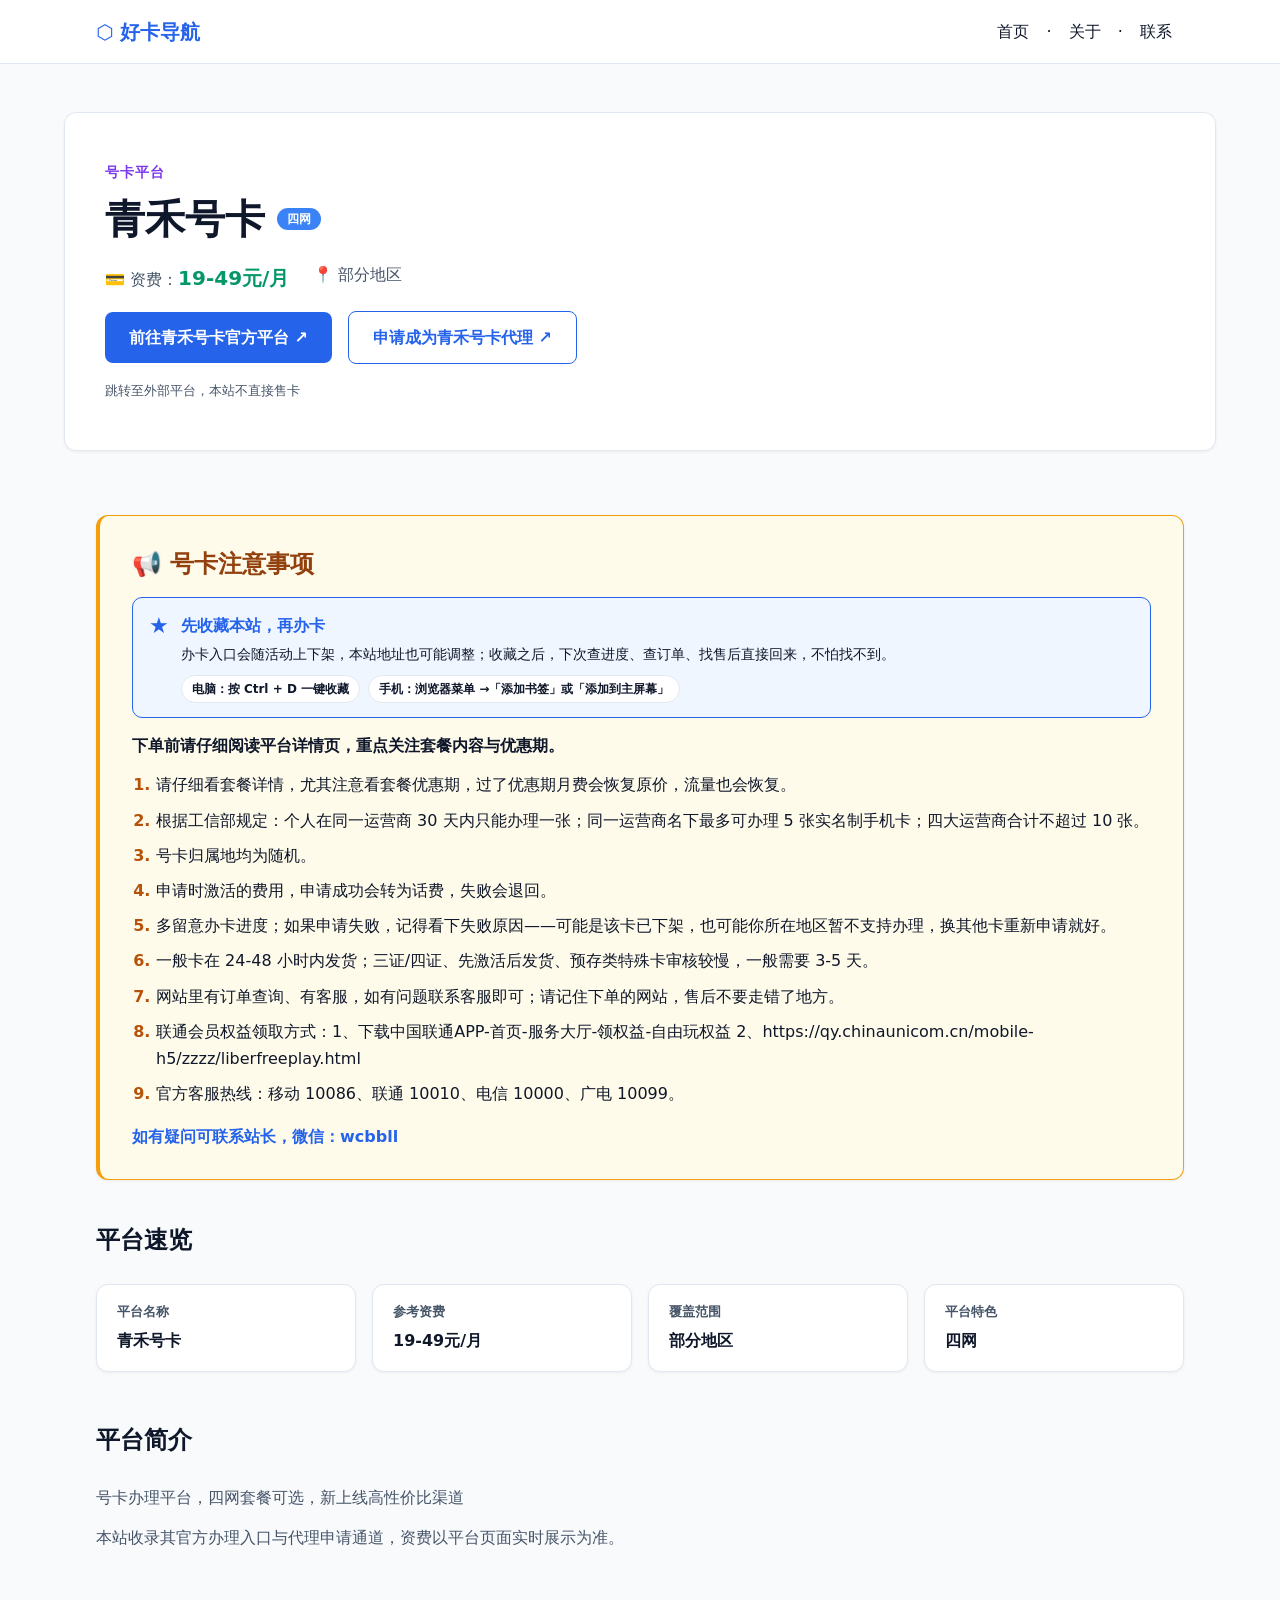
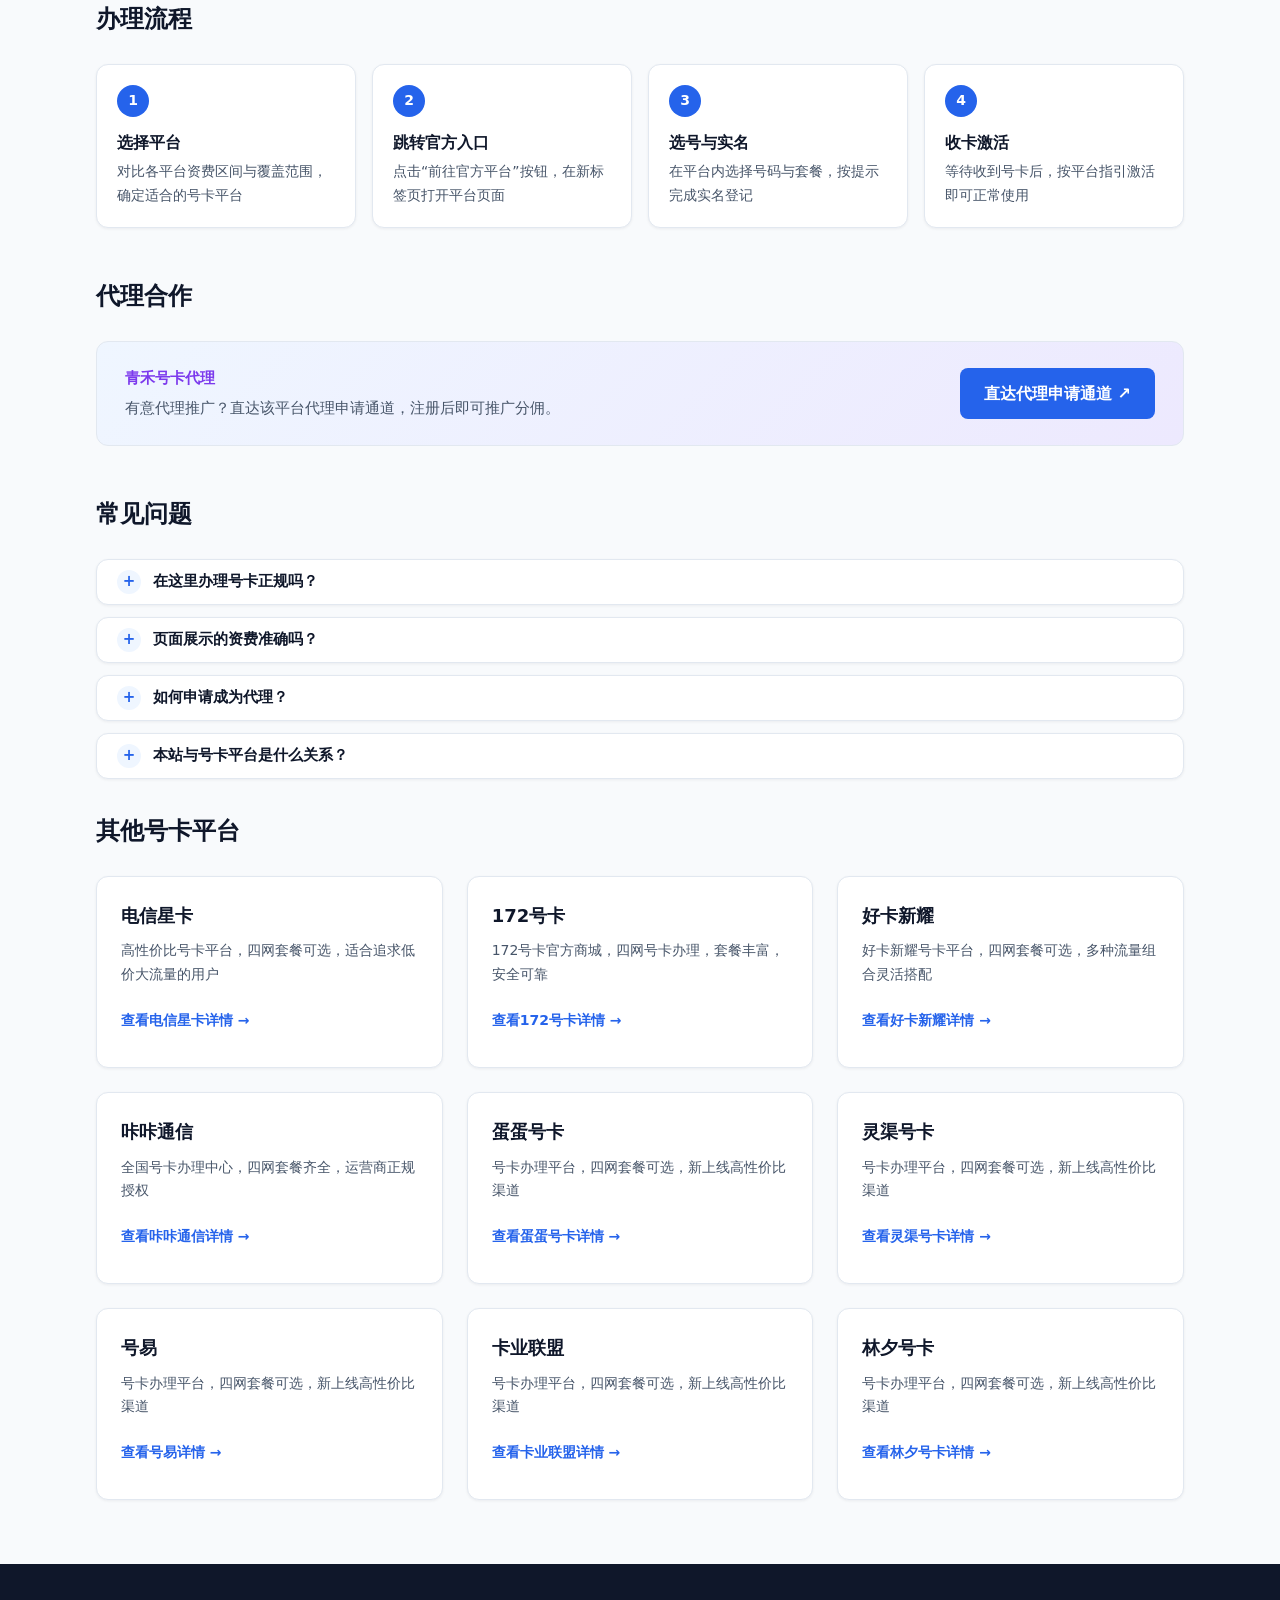
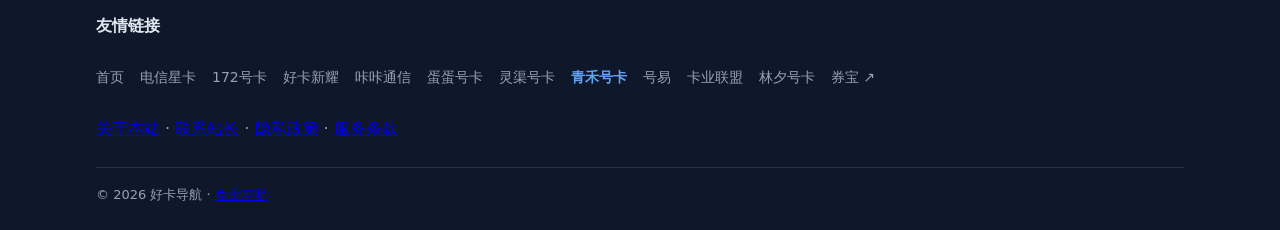
<file: card/qinghe-haoka.html>
<!DOCTYPE html>
<html lang="zh-CN">
<head>
<meta charset="UTF-8">
<meta name="viewport" content="width=device-width, initial-scale=1">
<title>青禾号卡流量卡怎么样？19-49元/月资费详情与办理入口 - 好卡导航</title>
<meta name="description" content="青禾号卡流量卡资费 19-49元/月，号卡办理平台，四网套餐可选，新上线高性价比渠道。提供官方办理入口与代理申请通道。">
<meta name="keywords" content="青禾号卡流量卡,青禾号卡办理入口,19-49元/月流量卡,青禾号卡怎么样,正规流量卡,流量卡资费,号卡代理申请,流量卡办理,手机卡办理,大流量卡推荐,低月租流量卡,全国流量卡,流量卡比价">
<meta name="robots" content="index, follow">
<meta name="author" content="好卡导航团队">
<meta name="datePublished" content="2026-10-22">
<meta name="dateModified" content="2026-10-27">
<link rel="canonical" href="https://haoka17.github.io/card/qinghe-haoka.html">
<meta property="og:type" content="website">
<meta property="og:site_name" content="好卡导航">
<meta property="og:locale" content="zh_CN">
<meta property="og:title" content="青禾号卡流量卡怎么样？19-49元/月资费详情与办理入口 - 好卡导航">
<meta property="og:description" content="青禾号卡流量卡资费 19-49元/月，号卡办理平台，四网套餐可选，新上线高性价比渠道。提供官方办理入口与代理申请通道。">
<meta property="og:url" content="https://haoka17.github.io/card/qinghe-haoka.html">
<meta property="og:image" content="https://haoka17.github.io/assets/img/og-default.png">
<meta name="twitter:card" content="summary_large_image">
<link rel="icon" href="../assets/img/favicon.svg" type="image/svg+xml">
<link rel="icon" href="../assets/img/favicon-32.png" type="image/png" sizes="32x32">
<link rel="icon" href="../assets/img/favicon-16.png" type="image/png" sizes="16x16">
<link rel="apple-touch-icon" href="../assets/img/apple-touch-icon.png">
<link rel="stylesheet" href="../assets/css/style.css">
<script type="application/ld+json">{"@context":"https://schema.org","@graph":[{"@type":"Organization","@id":"https://haoka17.github.io/#organization","name":"好卡导航","alternateName":"好卡导航站","url":"https://haoka17.github.io/","logo":{"@type":"ImageObject","url":"https://haoka17.github.io/assets/img/og-default.png"},"sameAs":["https://github.com/haoka17"],"contactPoint":{"@type":"ContactPoint","contactType":"customer support","name":"站长微信：wcbbll"}},{"@type":"WebPage","@id":"https://haoka17.github.io/card/qinghe-haoka.html#webpage","url":"https://haoka17.github.io/card/qinghe-haoka.html","name":"青禾号卡流量卡怎么样？19-49元/月资费详情与办理入口","description":"青禾号卡流量卡资费 19-49元/月，号卡办理平台，四网套餐可选，新上线高性价比渠道。提供官方办理入口与代理申请通道。","inLanguage":"zh-CN","isPartOf":{"@id":"https://haoka17.github.io/#website"},"author":{"@id":"https://haoka17.github.io/#organization"},"datePublished":"2026-10-22","dateModified":"2026-10-27","about":{"@type":"Product","name":"青禾号卡流量卡","offers":{"@type":"AggregateOffer","priceCurrency":"CNY","lowPrice":19,"highPrice":49,"offerCount":1}}},{"@type":"ItemList","@id":"https://haoka17.github.io/card/qinghe-haoka.html#entrylist","name":"青禾号卡外部入口","itemListElement":[{"@type":"ListItem","position":1,"name":"前往青禾号卡官方平台","url":"https://www.hemorn.cn/index?k=Vm5qREtSUUFyMTA9"},{"@type":"ListItem","position":2,"name":"申请成为青禾号卡代理","url":"https://www.hemorn.cn/agent/reg.php?code=4XZ619ZX"}]}]}</script>
</head>
<body>
<a class="skip-link" href="#main" title="跳到主要内容">跳到主要内容</a>
<header class="site-header">
  <div class="container header-inner">
    <a class="logo" href="../index.html" title="返回首页">⬡ 好卡导航</a>
    <nav aria-label="主导航"><a href="../index.html" title="返回首页">首页</a> · <a href="../index.html#about" title="关于本站">关于</a> · <a href="../index.html#contact" title="联系站长">联系</a></nav>
  </div>
</header>
<main id="main">
<section class="card-detail">
  <div class="container card-detail-inner">
    <p class="eyebrow">号卡平台</p>
    <div class="card-detail-title">
      <h1>青禾号卡</h1>
      <span class="badge badge-quad">四网</span>
    </div>
    <ul class="meta-row">
      <li>💳 资费：<strong class="price">19-49元/月</strong></li>
      <li>📍 部分地区</li>
    </ul>
    <div class="cta-group">
      <a class="btn btn-primary" href="https://www.hemorn.cn/index?k=Vm5qREtSUUFyMTA9" target="_blank" rel="sponsored nofollow noopener noreferrer" title="前往青禾号卡官方平台">前往青禾号卡官方平台 ↗</a>
      <a class="btn btn-secondary" href="https://www.hemorn.cn/agent/reg.php?code=4XZ619ZX" target="_blank" rel="sponsored nofollow noopener noreferrer" title="申请成为青禾号卡代理">申请成为青禾号卡代理 ↗</a>
    </div>
    <p class="note">跳转至外部平台，本站不直接售卡</p>
  </div>
</section>
<section class="notice-section" aria-labelledby="notice-title">
  <div class="container">
    <div class="notice-card">
      <h2 id="notice-title">📢 号卡注意事项</h2>
      <aside class="notice-bookmark" aria-label="收藏本站提醒">
        <span class="bookmark-star" aria-hidden="true">★</span>
        <div class="bookmark-body">
          <p class="bookmark-title">先收藏本站，再办卡</p>
          <p class="bookmark-text">办卡入口会随活动上下架，本站地址也可能调整；收藏之后，下次查进度、查订单、找售后直接回来，不怕找不到。</p>
          <p class="bookmark-how">
            <span class="bookmark-how-item">电脑：按 Ctrl + D 一键收藏</span>
            <span class="bookmark-how-item">手机：浏览器菜单 →「添加书签」或「添加到主屏幕」</span>
          </p>
        </div>
      </aside>
      <p class="notice-lead">下单前请仔细阅读平台详情页，重点关注套餐内容与优惠期。</p>
      <ol class="notice-list">
      <li>请仔细看套餐详情，尤其注意看套餐优惠期，过了优惠期月费会恢复原价，流量也会恢复。</li>
      <li>根据工信部规定：个人在同一运营商 30 天内只能办理一张；同一运营商名下最多可办理 5 张实名制手机卡；四大运营商合计不超过 10 张。</li>
      <li>号卡归属地均为随机。</li>
      <li>申请时激活的费用，申请成功会转为话费，失败会退回。</li>
      <li>多留意办卡进度；如果申请失败，记得看下失败原因——可能是该卡已下架，也可能你所在地区暂不支持办理，换其他卡重新申请就好。</li>
      <li>一般卡在 24-48 小时内发货；三证/四证、先激活后发货、预存类特殊卡审核较慢，一般需要 3-5 天。</li>
      <li>网站里有订单查询、有客服，如有问题联系客服即可；请记住下单的网站，售后不要走错了地方。</li>
      <li>联通会员权益领取方式：1、下载中国联通APP-首页-服务大厅-领权益-自由玩权益 2、https://qy.chinaunicom.cn/mobile-h5/zzzz/liberfreeplay.html</li>
      <li>官方客服热线：移动 10086、联通 10010、电信 10000、广电 10099。</li>
      </ol>
      <p class="notice-contact">如有疑问可联系站长，微信：wcbbll</p>
    </div>
  </div>
</section>
<section class="card-extra">
  <div class="container">
    <section class="extra-block">
      <h2>平台速览</h2>
      <dl class="spec-grid">
      <div class="spec-item">
        <dt>平台名称</dt>
        <dd>青禾号卡</dd>
      </div>
      <div class="spec-item">
        <dt>参考资费</dt>
        <dd>19-49元/月</dd>
      </div>
      <div class="spec-item">
        <dt>覆盖范围</dt>
        <dd>部分地区</dd>
      </div>
      <div class="spec-item">
        <dt>平台特色</dt>
        <dd>四网</dd>
      </div>
      </dl>
    </section>
    <section class="extra-block">
      <h2>平台简介</h2>
      <div class="platform-intro">
        <p>号卡办理平台，四网套餐可选，新上线高性价比渠道</p>
        <p>本站收录其官方办理入口与代理申请通道，资费以平台页面实时展示为准。</p>
      </div>
    </section>
    <section class="extra-block">
      <h2>办理流程</h2>
      <ol class="steps">
      <li class="step">
        <span class="step-num" aria-hidden="true">1</span>
        <div class="step-body">
          <h3>选择平台</h3>
          <p>对比各平台资费区间与覆盖范围，确定适合的号卡平台</p>
        </div>
      </li>
      <li class="step">
        <span class="step-num" aria-hidden="true">2</span>
        <div class="step-body">
          <h3>跳转官方入口</h3>
          <p>点击“前往官方平台”按钮，在新标签页打开平台页面</p>
        </div>
      </li>
      <li class="step">
        <span class="step-num" aria-hidden="true">3</span>
        <div class="step-body">
          <h3>选号与实名</h3>
          <p>在平台内选择号码与套餐，按提示完成实名登记</p>
        </div>
      </li>
      <li class="step">
        <span class="step-num" aria-hidden="true">4</span>
        <div class="step-body">
          <h3>收卡激活</h3>
          <p>等待收到号卡后，按平台指引激活即可正常使用</p>
        </div>
      </li>
      </ol>
    </section>
    <section class="extra-block">
      <h2>代理合作</h2>
      <div class="agent-card">
        <div class="agent-card-body">
          <p class="agent-card-name">青禾号卡代理</p>
          <p class="agent-card-desc">有意代理推广？直达该平台代理申请通道，注册后即可推广分佣。</p>
        </div>
        <a class="btn btn-primary agent-card-cta" href="https://www.hemorn.cn/agent/reg.php?code=4XZ619ZX" target="_blank" rel="sponsored nofollow noopener noreferrer" title="直达代理申请通道">直达代理申请通道 ↗</a>
      </div>
    </section>
    <section class="extra-block">
      <h2>常见问题</h2>
      <div class="faq">
      <details class="faq-item">
        <summary>在这里办理号卡正规吗？</summary>
        <p>本站是导航站，不直接售卡。点击“前往青禾号卡官方平台”按钮将跳转至平台官方入口，选号、实名与付款均在平台内完成。</p>
      </details>
      <details class="faq-item">
        <summary>页面展示的资费准确吗？</summary>
        <p>页面资费区间仅供参考，实际套餐、价格与优惠以平台页面实时展示为准。</p>
      </details>
      <details class="faq-item">
        <summary>如何申请成为代理？</summary>
        <p>进入上方“代理合作”区块，点击按钮直达该平台代理申请通道，注册后即可推广分佣。</p>
      </details>
      <details class="faq-item">
        <summary>本站与号卡平台是什么关系？</summary>
        <p>本站仅收录各平台官方办理入口与代理申请通道，提供信息导航与比选服务，不参与售卡、物流与售后。</p>
      </details>
      </div>
    </section>
  </div>
</section>
<section class="related-section" aria-labelledby="related-section-title">
  <div class="container">
    <h2 id="related-section-title">其他号卡平台</h2>
    <ul class="related-grid">
      <li class="related-card">
        <h3>电信星卡</h3>
        <p class="related-desc">高性价比号卡平台，四网套餐可选，适合追求低价大流量的用户</p>
        <a class="related-link" href="dianxin-xingka.html" title="查看电信星卡详情">查看电信星卡详情 →</a>
      </li>
      <li class="related-card">
        <h3>172号卡</h3>
        <p class="related-desc">172号卡官方商城，四网号卡办理，套餐丰富，安全可靠</p>
        <a class="related-link" href="172-haoka.html" title="查看172号卡详情">查看172号卡详情 →</a>
      </li>
      <li class="related-card">
        <h3>好卡新耀</h3>
        <p class="related-desc">好卡新耀号卡平台，四网套餐可选，多种流量组合灵活搭配</p>
        <a class="related-link" href="haoka-xinyao.html" title="查看好卡新耀详情">查看好卡新耀详情 →</a>
      </li>
      <li class="related-card">
        <h3>咔咔通信</h3>
        <p class="related-desc">全国号卡办理中心，四网套餐齐全，运营商正规授权</p>
        <a class="related-link" href="kaka-tongxin.html" title="查看咔咔通信详情">查看咔咔通信详情 →</a>
      </li>
      <li class="related-card">
        <h3>蛋蛋号卡</h3>
        <p class="related-desc">号卡办理平台，四网套餐可选，新上线高性价比渠道</p>
        <a class="related-link" href="dandan-haoka.html" title="查看蛋蛋号卡详情">查看蛋蛋号卡详情 →</a>
      </li>
      <li class="related-card">
        <h3>灵渠号卡</h3>
        <p class="related-desc">号卡办理平台，四网套餐可选，新上线高性价比渠道</p>
        <a class="related-link" href="lingqu-haoka.html" title="查看灵渠号卡详情">查看灵渠号卡详情 →</a>
      </li>
      <li class="related-card">
        <h3>号易</h3>
        <p class="related-desc">号卡办理平台，四网套餐可选，新上线高性价比渠道</p>
        <a class="related-link" href="haoyi.html" title="查看号易详情">查看号易详情 →</a>
      </li>
      <li class="related-card">
        <h3>卡业联盟</h3>
        <p class="related-desc">号卡办理平台，四网套餐可选，新上线高性价比渠道</p>
        <a class="related-link" href="kaye-lianmeng.html" title="查看卡业联盟详情">查看卡业联盟详情 →</a>
      </li>
      <li class="related-card">
        <h3>林夕号卡</h3>
        <p class="related-desc">号卡办理平台，四网套餐可选，新上线高性价比渠道</p>
        <a class="related-link" href="linxi-haoka.html" title="查看林夕号卡详情">查看林夕号卡详情 →</a>
      </li>
    </ul>
  </div>
</section>
</main>
<footer class="site-footer">
  <div class="container">
<nav class="friend-links" aria-label="友情链接">
  <h2 class="footer-title">友情链接</h2>
  <ul>
    <li><a href="../index.html" title="返回首页">首页</a></li>
    <li><a href="dianxin-xingka.html" title="电信星卡">电信星卡</a></li>
    <li><a href="172-haoka.html" title="172号卡">172号卡</a></li>
    <li><a href="haoka-xinyao.html" title="好卡新耀">好卡新耀</a></li>
    <li><a href="kaka-tongxin.html" title="咔咔通信">咔咔通信</a></li>
    <li><a href="dandan-haoka.html" title="蛋蛋号卡">蛋蛋号卡</a></li>
    <li><a href="lingqu-haoka.html" title="灵渠号卡">灵渠号卡</a></li>
    <li><span aria-current="page" class="current">青禾号卡</span></li>
    <li><a href="haoyi.html" title="号易">号易</a></li>
    <li><a href="kaye-lianmeng.html" title="卡业联盟">卡业联盟</a></li>
    <li><a href="linxi-haoka.html" title="林夕号卡">林夕号卡</a></li>
    <li><a href="https://jdjdndn.github.io/" target="_blank" rel="noopener noreferrer" title="券宝">券宝 ↗</a></li>
  </ul>
</nav>
    <p class="footer-legal">
      <a href="../index.html#about" title="关于本站">关于本站</a> ·
      <a href="../index.html#contact" title="联系站长">联系站长</a> ·
      <a href="../index.html#privacy" title="隐私政策">隐私政策</a> ·
      <a href="../index.html#terms" title="服务条款">服务条款</a>
    </p>
    <p class="copyright">© <span data-year>2026</span> 好卡导航 · <a href="../index.html#terms" title="免责声明">免责声明</a></p>
  </div>
</footer>
<script src="../assets/js/main.js" defer></script>
</body>
</html>
</file>
<file: assets/css/style.css>
/* ==================================================================
 * haoka-site 全站样式（design.md 1.3.2 UI 设计规范 / 1.3.3 友链模块）
 * 设计基调：现代、专业、企业官网；蓝紫主色调；大量留白 + 卡片化布局
 * 断点体系（桌面优先）：≥1440px 大屏增强 / ≤1023px 平板 / ≤767px 移动 / ≤400px 特小屏
 * ================================================================== */

/* ---------- 设计令牌（design.md 1.3.2 配色方案，全站唯一来源） ---------- */
:root {
  --color-primary: #2563EB;          /* 主色：链接、主按钮、高亮、logo */
  --color-primary-hover: #1D4ED8;    /* 主色悬停态 */
  --color-primary-light: #EFF6FF;    /* 主色浅底：hero 背景、标签底 */
  --color-accent: #7C3AED;           /* 辅助色：代理区、次级强调 */
  --color-price: #059669;            /* 价格文字（绿，传达实惠） */
  --color-bg: #F8FAFC;               /* 页面背景 */
  --color-surface: #FFFFFF;          /* 卡片表面 */
  --color-text: #0F172A;             /* 主文字（对比度 ≈ 15:1） */
  --color-text-secondary: #475569;   /* 次要文字（白底对比度 7.0:1） */
  --color-border: #E2E8F0;           /* 边框、分割线 */
  --color-footer-bg: #0F172A;        /* 页脚深色底 */
  --color-footer-text: #94A3B8;      /* 页脚文字 */
  --color-footer-current: #60A5FA;   /* 页脚当前页高亮（深底对比度 7.0:1，NFR-19） */
  --radius-card: 12px;               /* 卡片圆角 */
  --radius-btn: 8px;                 /* 按钮圆角 */
  --header-h: 64px;                  /* 吸顶栏高度 */
  --shadow-card: 0 1px 3px rgba(15, 23, 42, 0.06);
  --shadow-card-hover: 0 12px 24px rgba(37, 99, 235, 0.12);
}

/* ---------- 全局 ---------- */
* { box-sizing: border-box; }

html { overflow-x: hidden; }         /* 移动端禁横向滚动 */

body {
  margin: 0;
  font-family: system-ui, -apple-system, "Segoe UI", "PingFang SC",
               "Hiragino Sans GB", "Microsoft YaHei", sans-serif;
  background: var(--color-bg);
  color: var(--color-text);
  line-height: 1.7;
  display: flex;
  flex-direction: column;
  min-height: 100vh;
}

img { max-width: 100%; height: auto; }

/* 容器：1152px 内容宽（≥1440px 大屏 1280px）；内边距：默认 16px / ≥768px 32px / ≤400px 12px */
.container {
  width: 100%;
  max-width: 1152px;
  margin-inline: auto;
  padding-inline: 16px;
}
@media (min-width: 768px) {
  .container { padding-inline: 32px; }
}

/* 键盘焦点可见性（全局） */
:focus-visible {
  outline: 2px solid var(--color-primary);
  outline-offset: 2px;
}

/* 无障碍跳转链接 */
.skip-link {
  position: absolute;
  left: -9999px;
  top: 0;
  z-index: 100;
  background: var(--color-primary);
  color: #fff;
  padding: 8px 16px;
  border-radius: 0 0 var(--radius-btn) 0;
}
.skip-link:focus { left: 0; }

/* ---------- 顶栏（吸顶、白底、底部 1px 边框） ---------- */
.site-header {
  height: var(--header-h);
  background: var(--color-surface);
  border-bottom: 1px solid var(--color-border);
  position: sticky;
  top: 0;
  z-index: 10;
}

.header-inner {
  display: flex;
  justify-content: space-between;
  align-items: center;
  height: 100%;
  gap: 16px;
}

.logo {
  display: inline-flex;
  align-items: center;
  min-height: 44px;                 /* 触控目标 ≥44×44（spec NFR-17） */
  font-size: 1.25rem;
  font-weight: 700;
  color: var(--color-primary);
  text-decoration: none;
  white-space: nowrap;
}
.logo:hover { color: var(--color-primary-hover); }

.site-header nav a {
  display: inline-flex;
  align-items: center;
  min-height: 44px;                 /* 触控目标 ≥44×44（spec NFR-17） */
  color: var(--color-text);
  text-decoration: none;
  padding: 10px 12px;
  border-radius: var(--radius-btn);
  transition: color 0.2s ease, background-color 0.2s ease;
}
.site-header nav a:hover {
  color: var(--color-primary);
  background-color: var(--color-primary-light);
}
.nav-current {
  display: inline-flex;
  align-items: center;
  min-height: 44px;
  padding: 10px 12px;
  color: var(--color-text-secondary);
  cursor: default;             /* 当前位置，非链接 */
}

/* ---------- 首页 Hero（浅色渐变背景） ---------- */
.hero {
  background: linear-gradient(135deg, var(--color-primary-light) 0%, var(--color-bg) 55%, #EDE9FE 100%);
  padding: 64px 0;
  text-align: center;
}
.hero h1 {
  margin: 0 0 16px;
  font-size: clamp(1.75rem, 4vw, 2.5rem);
  font-weight: 700;
  line-height: 1.3;
}
.hero-sub {
  margin: 0 0 8px;
  font-size: 1.125rem;
  color: var(--color-text-secondary);
}
.hero-meta {
  margin: 0;
  font-size: 0.875rem;
  color: var(--color-text-secondary);
}

/* ---------- 号卡注意事项公告（琥珀警示色系，与蓝紫主调形成对比；首页/子页复用） ---------- */
.notice-section { padding: 32px 0; }

.notice-card {
  background: #FFFBEB;               /* 琥珀浅底（与 .tag-region 同源） */
  border: 1px solid #F59E0B;         /* 琥珀边框；左侧加粗强调公告属性 */
  border-left-width: 4px;
  border-radius: var(--radius-card);
  box-shadow: var(--shadow-card);
  padding: 28px 32px;
}

.notice-card h2 {
  margin: 0 0 12px;
  font-size: clamp(1.25rem, 3vw, 1.5rem);
  font-weight: 650;
  color: #92400E;                    /* 深琥珀标题：#FFFBEB 底对比度 ≈ 8.9:1（NFR-19） */
}

.notice-lead {
  margin: 0 0 12px;
  font-weight: 600;
  color: var(--color-text);
}

.notice-list {
  margin: 0;
  padding-left: 24px;
  display: grid;
  gap: 8px;
  color: var(--color-text);
}
.notice-list li::marker { color: #B45309; font-weight: 700; }

.notice-contact {
  margin: 16px 0 0;
  font-weight: 700;
  color: var(--color-primary);
}


/* ---------- 收藏提醒高亮条（notice-card 首个内容块；蓝色主调在琥珀警示卡内形成对比凸显） ---------- */
.notice-bookmark {
  display: flex;
  align-items: flex-start;
  gap: 12px;
  margin: 0 0 14px;
  padding: 14px 16px;
  background: var(--color-primary-light);
  border: 1px solid var(--color-primary);
  border-radius: 10px;
}
.notice-bookmark .bookmark-star {
  font-size: 22px;
  line-height: 1.3;
  color: var(--color-primary);
  animation: bookmark-pulse 2s ease-in-out infinite;
}
@keyframes bookmark-pulse {
  0%, 100% { transform: scale(1); opacity: 1; }
  50% { transform: scale(1.15); opacity: 0.75; }
}
.notice-bookmark .bookmark-title {
  margin: 0;
  font-size: 1rem;
  font-weight: 700;
  color: var(--color-primary);
}
.notice-bookmark .bookmark-text {
  margin: 4px 0 0;
  font-size: 0.875rem;
  color: var(--color-text);
}
.notice-bookmark .bookmark-how {
  margin: 8px 0 0;
  display: flex;
  flex-wrap: wrap;
  gap: 8px;
}
.notice-bookmark .bookmark-how-item {
  display: inline-block;
  padding: 3px 10px;
  border: 1px solid var(--color-border);
  border-radius: 999px;
  background: var(--color-surface);
  font-size: 0.75rem;
  font-weight: 600;
  color: var(--color-text);
}
@media (prefers-reduced-motion: reduce) {
  .notice-bookmark .bookmark-star { animation: none; }
}

/* ---------- 号卡卡片网格（桌面 3 列 / ≥1440px 大屏 4 列 / ≤1023 平板 2 / ≤767 移动 1） ---------- */
.card-section { padding: 48px 0 24px; }

.card-section h2,
.proxy-section h2 {
  margin: 0 0 24px;
  font-size: clamp(1.25rem, 3vw, 1.5rem);
  font-weight: 650;
}

.card-grid {
  list-style: none;
  margin: 0;
  padding: 0;
  display: grid;
  grid-template-columns: repeat(3, 1fr);
  gap: 24px;
}

.card { display: block; }

/* 卡片：白底 / 12px 圆角 / 1px 边框 / 轻阴影；hover 上移 + 主色阴影 + 主色边框 */
.card-inner {
  position: relative;
  background: var(--color-surface);
  border: 1px solid var(--color-border);
  border-radius: var(--radius-card);
  box-shadow: var(--shadow-card);
  padding: 24px;
  height: 100%;
  display: flex;
  flex-direction: column;
  transition: all 0.2s ease;
}
.card-inner:hover,
.card-inner:focus-within {          /* 键盘焦点态与 hover 同效 */
  transform: translateY(-4px);
  box-shadow: var(--shadow-card-hover);
  border-color: rgba(37, 99, 235, 0.4);
}

/* badge 角标：绝对定位右上角，胶囊，白字（热门橙 / 新品青 / 四网蓝） */
.badge {
  position: absolute;
  top: 12px;
  right: 12px;
  padding: 2px 10px;
  border-radius: 999px;
  font-size: 0.75rem;
  font-weight: 600;
  color: #fff;
  line-height: 1.5;
}
.badge-hot     { background: #B45309; }   /* 深琥珀：白字对比度 5.0:1（spec NFR-19 徽章 ≥3:1） */
.badge-new     { background: #0E7490; }   /* 深青：白字对比度 5.4:1 */
.badge-quad    { background: #3B82F6; }   /* 白字对比度 3.7:1 ✓ */
.badge-default { background: #64748B; }

.card-title {
  margin: 0 0 8px;
  font-size: 1.125rem;
  font-weight: 600;
}

/* 描述摘要：两行截断 */
.card-desc {
  margin: 0 0 12px;
  color: var(--color-text-secondary);
  font-size: 0.875rem;
  display: -webkit-box;
  -webkit-line-clamp: 2;
  -webkit-box-orient: vertical;
  overflow: hidden;
}

/* 价格：1.25rem / 700 / 绿色 */
.price {
  margin: 0 0 12px;
  color: var(--color-price);
  font-size: 1.25rem;
  font-weight: 700;
}

/* 覆盖范围标签（主色浅底） */
.card-tags { margin: 0 0 16px; }
.tag {
  display: inline-block;
  padding: 2px 10px;
  border-radius: 999px;
  font-size: 0.75rem;
  font-weight: 600;
}
.tag-nationwide { background: var(--color-primary-light); color: var(--color-primary); }
.tag-region     { background: #FFFBEB; color: #B45309; }

/* 卡片底部双链接：号卡外链（主）+ 查看详情（次，stretched link 铺满整卡） */
.card-actions {
  margin-top: auto;
  display: flex;
  flex-direction: column;
  gap: 8px;
  align-items: flex-start;
}
.card-cta {
  position: relative;               /* 置于 stretched link 之上，保持可点击 */
  z-index: 1;
  display: inline-flex;
  align-items: center;
  min-height: 44px;                 /* 触控目标 ≥44×44（spec NFR-17） */
  background: var(--color-primary);
  color: #fff;
  padding: 10px 16px;
  border-radius: var(--radius-btn);
  text-decoration: none;
  font-size: 0.875rem;
  font-weight: 600;
  transition: background-color 0.2s ease;
}
.card-cta:hover { background: var(--color-primary-hover); }

/* 整卡可点击进入子页：详情链接的伪元素铺满卡片 */
.card-link {
  color: var(--color-primary);
  text-decoration: none;
  font-size: 0.875rem;
}
.card-link:hover { text-decoration: underline; }
.card-link::after {
  content: "";
  position: absolute;
  inset: 0;
  border-radius: var(--radius-card);
}

/* ---------- 首页代理合作入口区（深色渐变分区，辅助色强调） ---------- */
.proxy-section {
  margin-top: 24px;
  padding: 48px 0 64px;
  background: linear-gradient(135deg, var(--color-footer-bg) 0%, #312E81 100%);
  color: #fff;
}
.proxy-section h2 { color: #fff; margin-bottom: 8px; }
.proxy-desc {
  margin: 0 0 24px;
  color: #A8B6C9;                   /* 渐变最深端 #312E81 上对比度 5.5:1 ≥ 4.5（NFR-19） */
}

.proxy-grid {
  list-style: none;
  margin: 0;
  padding: 0;
  display: grid;
  grid-template-columns: repeat(5, 1fr);
  gap: 16px;
}
.proxy-grid li { display: block; }
.proxy-link {
  display: flex;
  align-items: center;
  justify-content: center;
  min-height: 44px;                 /* 触控目标 ≥44×44（spec NFR-17） */
  background: rgba(255, 255, 255, 0.08);
  border: 1px solid rgba(255, 255, 255, 0.18);
  border-radius: var(--radius-btn);
  padding: 10px 12px;
  color: #E9D5FF;
  text-decoration: none;
  font-size: 0.875rem;
  text-align: center;
  transition: background-color 0.2s ease, border-color 0.2s ease;
}
.proxy-link:hover {
  background: rgba(255, 255, 255, 0.16);
  border-color: rgba(255, 255, 255, 0.4);
  color: #fff;
}

/* ---------- 子页：平台详情（白卡片；hero 区，后续扩展模块跟随） ---------- */
.card-detail {
  padding: 48px 0 32px;              /* 页面含后续模块，hero 不再独占一屏垂直居中 */
}

.card-detail-inner {
  width: 100%;
  background: var(--color-surface);
  border: 1px solid var(--color-border);
  border-radius: var(--radius-card);
  box-shadow: var(--shadow-card);
  padding: 48px 40px;
}

.eyebrow {
  margin: 0 0 8px;
  color: var(--color-accent);
  font-size: 0.875rem;
  font-weight: 600;
  text-transform: uppercase;
  letter-spacing: 0.08em;
}

.card-detail-title {
  display: flex;
  align-items: center;
  gap: 12px;
  flex-wrap: wrap;
}
.card-detail-title h1 {
  margin: 0;
  font-size: clamp(1.75rem, 4vw, 2.5rem);
  font-weight: 700;
  line-height: 1.3;
}
.card-detail-title .badge { position: static; }   /* 详情页 badge 流式定位 */

.meta-row {
  list-style: none;
  margin: 16px 0;
  padding: 0;
  display: flex;
  flex-wrap: wrap;
  gap: 24px;
  color: var(--color-text-secondary);
}
.meta-row .price { margin: 0; }

.note {
  margin: 16px 0 0;
  font-size: 0.8125rem;
  color: var(--color-text-secondary);
}

/* 主/次双 CTA 按钮（并排，移动端全宽堆叠） */
.cta-group {
  display: flex;
  flex-wrap: wrap;
  gap: 16px;
  align-items: center;
}

/* 按钮基类：触控目标 ≥ 44×44 */
.btn {
  display: inline-flex;
  align-items: center;
  justify-content: center;
  min-height: 44px;
  padding: 12px 24px;
  border-radius: var(--radius-btn);
  font-size: 1rem;
  font-weight: 600;
  text-decoration: none;
  transition: all 0.2s ease;
}
.btn-primary {
  background: var(--color-primary);
  color: #fff;
}
.btn-primary:hover {
  background: var(--color-primary-hover);
  transform: translateY(-2px);       /* 轻微上移 */
}
.btn-secondary {
  background: var(--color-surface);
  border: 1.5px solid var(--color-primary);
  color: var(--color-primary);
}
.btn-secondary:hover {
  background: var(--color-primary-light);  /* hover 浅蓝底 */
}

/* ---------- 子页扩展模块：速览 / 简介 / 办理流程 / 代理合作卡 / FAQ ---------- */
.card-extra { padding: 8px 0 24px; }

.extra-block { margin: 0 0 48px; }
.extra-block:last-child { margin-bottom: 0; }

.extra-block h2,
.related-section h2 {
  margin: 0 0 24px;
  font-size: clamp(1.25rem, 3vw, 1.5rem);
  font-weight: 650;
}

/* 平台速览网格：桌面 4 格一行 / 平板 2 列 / 移动 1 列（覆盖范围缺失时自动少一格） */
.spec-grid {
  margin: 0;
  display: grid;
  grid-template-columns: repeat(4, 1fr);
  gap: 16px;
}
.spec-item {
  background: var(--color-surface);
  border: 1px solid var(--color-border);
  border-radius: var(--radius-card);
  box-shadow: var(--shadow-card);
  padding: 16px 20px;
}
.spec-item dt {
  color: var(--color-text-secondary);
  font-size: 0.8125rem;
  font-weight: 600;
}
.spec-item dd {
  margin: 4px 0 0;
  font-size: 1rem;
  font-weight: 650;
}

/* 平台简介：description 全文 + 通用导航补充说明 */
.platform-intro {
  margin: 0;
  max-width: 820px;
  color: var(--color-text-secondary);
}
.platform-intro p { margin: 0 0 12px; }
.platform-intro p:last-child { margin-bottom: 0; }

/* 办理流程步骤条：桌面横向 4 步 / 平板 2 列 / 移动 1 列 */
.steps {
  list-style: none;
  margin: 0;
  padding: 0;
  display: grid;
  grid-template-columns: repeat(4, 1fr);
  gap: 16px;
}
.step {
  background: var(--color-surface);
  border: 1px solid var(--color-border);
  border-radius: var(--radius-card);
  box-shadow: var(--shadow-card);
  padding: 20px;
}
.step-num {
  display: inline-flex;
  align-items: center;
  justify-content: center;
  width: 32px;
  height: 32px;
  margin-bottom: 12px;
  border-radius: 999px;
  background: var(--color-primary);
  color: #fff;
  font-size: 0.875rem;
  font-weight: 700;
}
.step-body h3 {
  margin: 0 0 4px;
  font-size: 1rem;
  font-weight: 650;
}
.step-body p {
  margin: 0;
  font-size: 0.875rem;
  color: var(--color-text-secondary);
}

/* 代理合作卡：主色浅渐变底 + 外部 CTA（移动端纵向堆叠全宽） */
.agent-card {
  display: flex;
  align-items: center;
  justify-content: space-between;
  flex-wrap: wrap;
  gap: 16px 24px;
  padding: 24px 28px;
  background: linear-gradient(135deg, var(--color-primary-light) 0%, #EDE9FE 100%);
  border: 1px solid var(--color-border);
  border-radius: var(--radius-card);
}
.agent-card-name {
  margin: 0 0 4px;
  color: var(--color-accent);
  font-size: 0.9375rem;
  font-weight: 600;
}
.agent-card-desc {
  margin: 0;
  color: var(--color-text-secondary);
  font-size: 0.9375rem;
}
.agent-card .btn { flex-shrink: 0; }

/* 常见问题：原生 details/summary 折叠列表 */
.faq {
  display: grid;
  gap: 12px;
}
.faq-item {
  background: var(--color-surface);
  border: 1px solid var(--color-border);
  border-radius: var(--radius-card);
  box-shadow: var(--shadow-card);
  padding: 0 20px;
}
.faq-item summary {
  display: flex;
  align-items: center;
  gap: 12px;
  min-height: 44px;                 /* 触控目标 ≥44×44（spec NFR-17） */
  cursor: pointer;
  font-size: 0.9375rem;
  font-weight: 600;
  list-style: none;
}
.faq-item summary::-webkit-details-marker { display: none; }
.faq-item summary::before {
  content: "+";
  flex-shrink: 0;
  display: inline-flex;
  align-items: center;
  justify-content: center;
  width: 24px;
  height: 24px;
  border-radius: 999px;
  background: var(--color-primary-light);
  color: var(--color-primary);
  font-weight: 700;
}
.faq-item[open] summary::before { content: "−"; }
.faq-item p {
  margin: 0 0 16px;
  padding-left: 36px;               /* 与 summary 文字起点对齐（24px 圆标 + 12px 间距） */
  color: var(--color-text-secondary);
  font-size: 0.9375rem;
}

/* 相关平台推荐：与首页卡片网格同风格（桌面 3 列 / 平板 2 / 移动 1） */
.related-section { padding: 8px 0 64px; }
.related-grid {
  list-style: none;
  margin: 0;
  padding: 0;
  display: grid;
  grid-template-columns: repeat(3, 1fr);
  gap: 24px;
}
.related-card {
  background: var(--color-surface);
  border: 1px solid var(--color-border);
  border-radius: var(--radius-card);
  box-shadow: var(--shadow-card);
  padding: 24px;
  transition: all 0.2s ease;
}
.related-card:hover {
  transform: translateY(-4px);
  box-shadow: var(--shadow-card-hover);
  border-color: rgba(37, 99, 235, 0.4);
}
.related-card h3 {
  margin: 0 0 8px;
  font-size: 1.125rem;
  font-weight: 600;
}
.related-desc {
  margin: 0 0 12px;
  color: var(--color-text-secondary);
  font-size: 0.875rem;
  display: -webkit-box;
  -webkit-line-clamp: 2;
  -webkit-box-orient: vertical;
  overflow: hidden;
}
.related-link {
  display: inline-flex;
  align-items: center;
  min-height: 44px;                 /* 触控目标 ≥44×44（spec NFR-17） */
  color: var(--color-primary);
  text-decoration: none;
  font-size: 0.875rem;
  font-weight: 600;
}
.related-link:hover { text-decoration: underline; }

/* ---------- 渐进增强：卡片入场渐显（仅 JS 可用时生效；无 JS 始终可见） ---------- */
.js .card-inner,
.js .card-detail-inner {
  opacity: 0;
  transform: translateY(12px);
}
.js .card-inner.is-visible,
.js .card-detail-inner.is-visible {
  opacity: 1;
  transform: translateY(0);
  transition: opacity 0.45s ease, transform 0.45s ease;
}
/* 入场完成后的 hover/focus 态恢复卡片悬浮效果与快速过渡 */
.js .card-inner.is-visible:hover,
.js .card-inner.is-visible:focus-within {
  transform: translateY(-4px);
  transition: all 0.2s ease;
}
/* 用户偏好减少动态效果：跳过入场动画 */
@media (prefers-reduced-motion: reduce) {
  .js .card-inner,
  .js .card-detail-inner {
    opacity: 1;
    transform: none;
    transition: none;
  }
}

/* ---------- 页脚（深色底）+ 友情链接 ---------- */
.site-footer {
  margin-top: auto;
  background: var(--color-footer-bg);
  color: var(--color-footer-text);
  padding: 48px 0 24px;
}

.footer-title {
  margin: 0 0 16px;
  font-size: 1rem;
  font-weight: 650;
  color: #E2E8F0;
}

/* 11 入口：flex wrap，间隔 16px，移动端自动换行；触控目标 ≥44px（NFR-17） */
.friend-links ul {
  list-style: none;
  margin: 0;
  padding: 0;
  display: flex;
  flex-wrap: wrap;
  gap: 16px;
}
.friend-links a {
  display: inline-flex;
  align-items: center;
  min-height: 44px;                 /* 触控目标 ≥44×44（spec NFR-17） */
  color: var(--color-footer-text);
  text-decoration: none;
  font-size: 0.875rem;
  transition: color 0.2s ease;
}
.friend-links a:hover,
.friend-links a:focus-visible {
  color: #fff;
  text-decoration: underline;
}
/* 当前页：非链接 + 高亮（排除自链接）；与链接同高对齐，深底专用高亮蓝保证对比度 */
.friend-links .current {
  display: inline-flex;
  align-items: center;
  min-height: 44px;
  color: var(--color-footer-current);
  font-weight: 600;
  font-size: 0.875rem;
}

.copyright {
  margin: 24px 0 0;
  padding-top: 16px;
  border-top: 1px solid rgba(148, 163, 184, 0.2);
  font-size: 0.8125rem;
  color: var(--color-footer-text);
}

/* ---------- 响应式（桌面优先；断点从大到小：≥1440 大屏增强 / ≤1023 平板 / ≤767 移动 / ≤400 特小屏） ---------- */

/* 大屏增强（≥1440px）：容器加宽至 1280px、卡片 4 列、hero 与区块留白整体放大 */
@media (min-width: 1440px) {
  .container     { max-width: 1280px; }
  .card-grid     { grid-template-columns: repeat(4, 1fr); }   /* 大屏 4 列（10 卡 → 4+4+2） */
  .hero          { padding: 80px 0; }
  .card-section  { padding: 64px 0 32px; }
  .card-inner    { padding: 28px; }                           /* 微调：大屏卡片更舒展 */
  .proxy-section { padding: 64px 0 80px; }
  /* .proxy-grid 维持桌面 5 列不变 */
  .related-grid  { grid-template-columns: repeat(4, 1fr); }   /* 大屏相关推荐 4 列（9 卡 → 4+4+1） */
  .card-extra    { padding: 8px 0 32px; }
  .extra-block   { margin-bottom: 56px; }                     /* 微调：大屏区块间距更舒展 */
}

/* 平板（≤1023px） */
@media (max-width: 1023px) {
  .card-grid   { grid-template-columns: repeat(2, 1fr); }   /* 平板 2 列 */
  .proxy-grid  { grid-template-columns: repeat(3, 1fr); }   /* 平板 3 列 */
  .spec-grid   { grid-template-columns: repeat(2, 1fr); }   /* 速览 2×2 */
  .steps       { grid-template-columns: repeat(2, 1fr); }   /* 流程 2×2 */
  .related-grid { grid-template-columns: repeat(2, 1fr); }  /* 相关推荐 2 列 */
}

/* 移动（≤767px）：卡片 1 列 / 代理 2 列、CTA 全宽堆叠 */
@media (max-width: 767px) {
  .card-grid   { grid-template-columns: 1fr; }              /* 移动 1 列 */
  .proxy-grid  { grid-template-columns: repeat(2, 1fr); }   /* 移动 2 列 */
  .spec-grid   { grid-template-columns: 1fr; }              /* 速览单列 */
  .steps       { grid-template-columns: 1fr; }              /* 流程纵向单列 */
  .related-grid { grid-template-columns: 1fr; }             /* 相关推荐单列 */

  .hero { padding: 48px 0; }
  .hero-sub { font-size: 1rem; }
  .card-section { padding: 32px 0 16px; }
  .proxy-section { padding: 32px 0 48px; }

  /* header 单行自适应 */
  .logo { font-size: 1.125rem; }
  .site-header nav a, .nav-current { padding: 10px 8px; }

  .card-detail { padding: 24px 0 16px; }
  .card-detail-inner { padding: 24px 16px; }
  .meta-row { gap: 12px; }
  .card-extra { padding: 0 0 8px; }
  .extra-block { margin-bottom: 40px; }
  .related-section { padding: 0 0 48px; }

  /* 注意事项公告：移动端收紧留白 */
  .notice-section { padding: 24px 0; }
  .notice-card { padding: 20px; }
  .notice-bookmark { padding: 12px; }
  .notice-list { padding-left: 20px; }

  /* 代理合作卡：纵向堆叠，CTA 全宽（.btn 全宽规则见下） */
  .agent-card { flex-direction: column; align-items: stretch; }

  /* CTA 按钮组：全宽堆叠 */
  .cta-group { flex-direction: column; align-items: stretch; }
  .btn { width: 100%; }
}

/* 特小屏（≤400px）：代理名较长改单列、整体收紧内边距与间距，避免拥挤
 * （html 已有 overflow-x: hidden，且以下均为收缩性调整，不会产生横向滚动） */
@media (max-width: 400px) {
  .container       { padding-inline: 12px; }
  .proxy-grid      { grid-template-columns: 1fr; }   /* 特小屏单列：2 列过挤 */
  .hero            { padding: 40px 0; }
  .friend-links ul { gap: 12px; }
  .card-inner      { padding: 20px; }                /* 微调：更紧凑 */
  .meta-row        { gap: 8px; }                     /* 微调：覆盖 ≤767 档的 12px */
  .spec-grid       { gap: 12px; }                    /* 微调：速览/流程/推荐收紧间距 */
  .steps           { gap: 12px; }
  .related-grid    { gap: 12px; }
  .related-card    { padding: 20px; }                /* 微调：与 card-inner 同步紧凑 */
  .step            { padding: 16px; }
  .agent-card      { padding: 20px; }

  /* 注意事项公告：特小屏进一步紧凑 */
  .notice-section  { padding: 16px 0; }
  .notice-card     { padding: 16px; }
  .notice-bookmark { padding: 10px; gap: 8px; }
  .notice-list     { gap: 6px; padding-left: 18px; }
}
</file>
